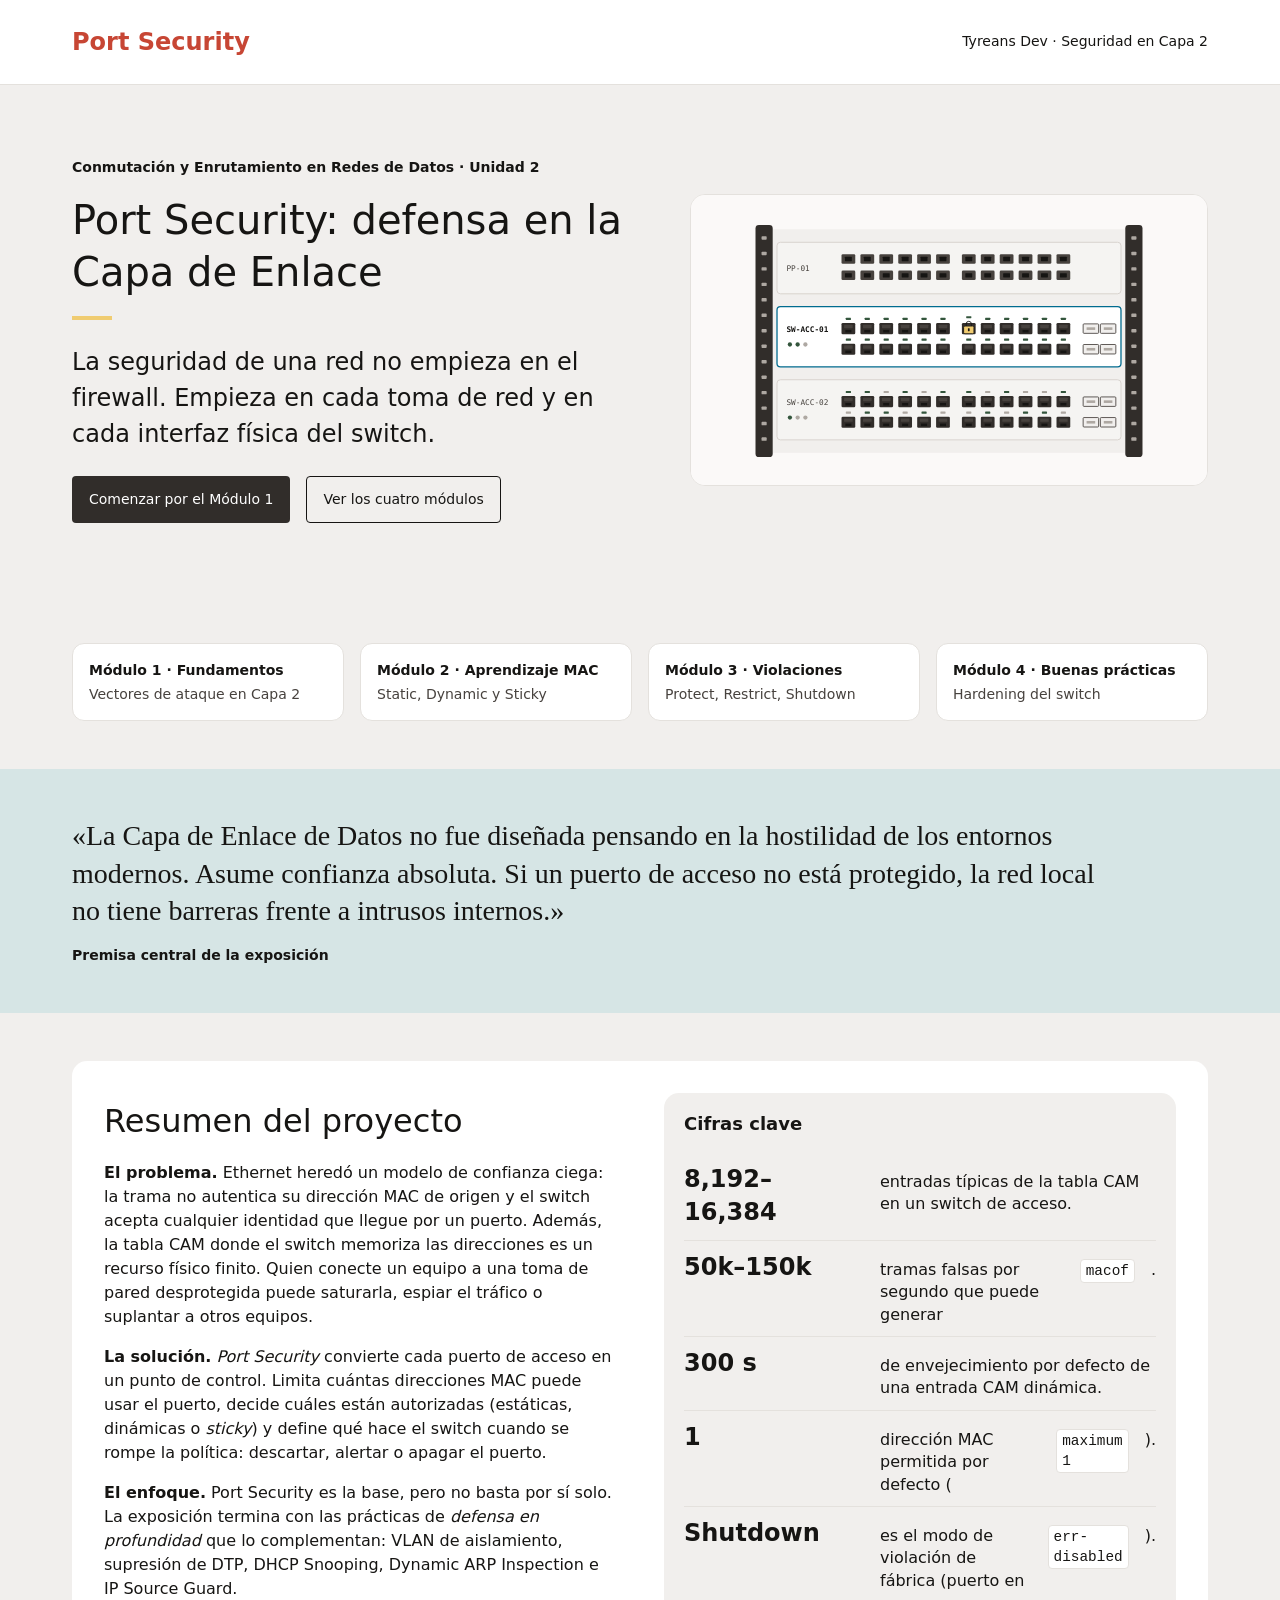
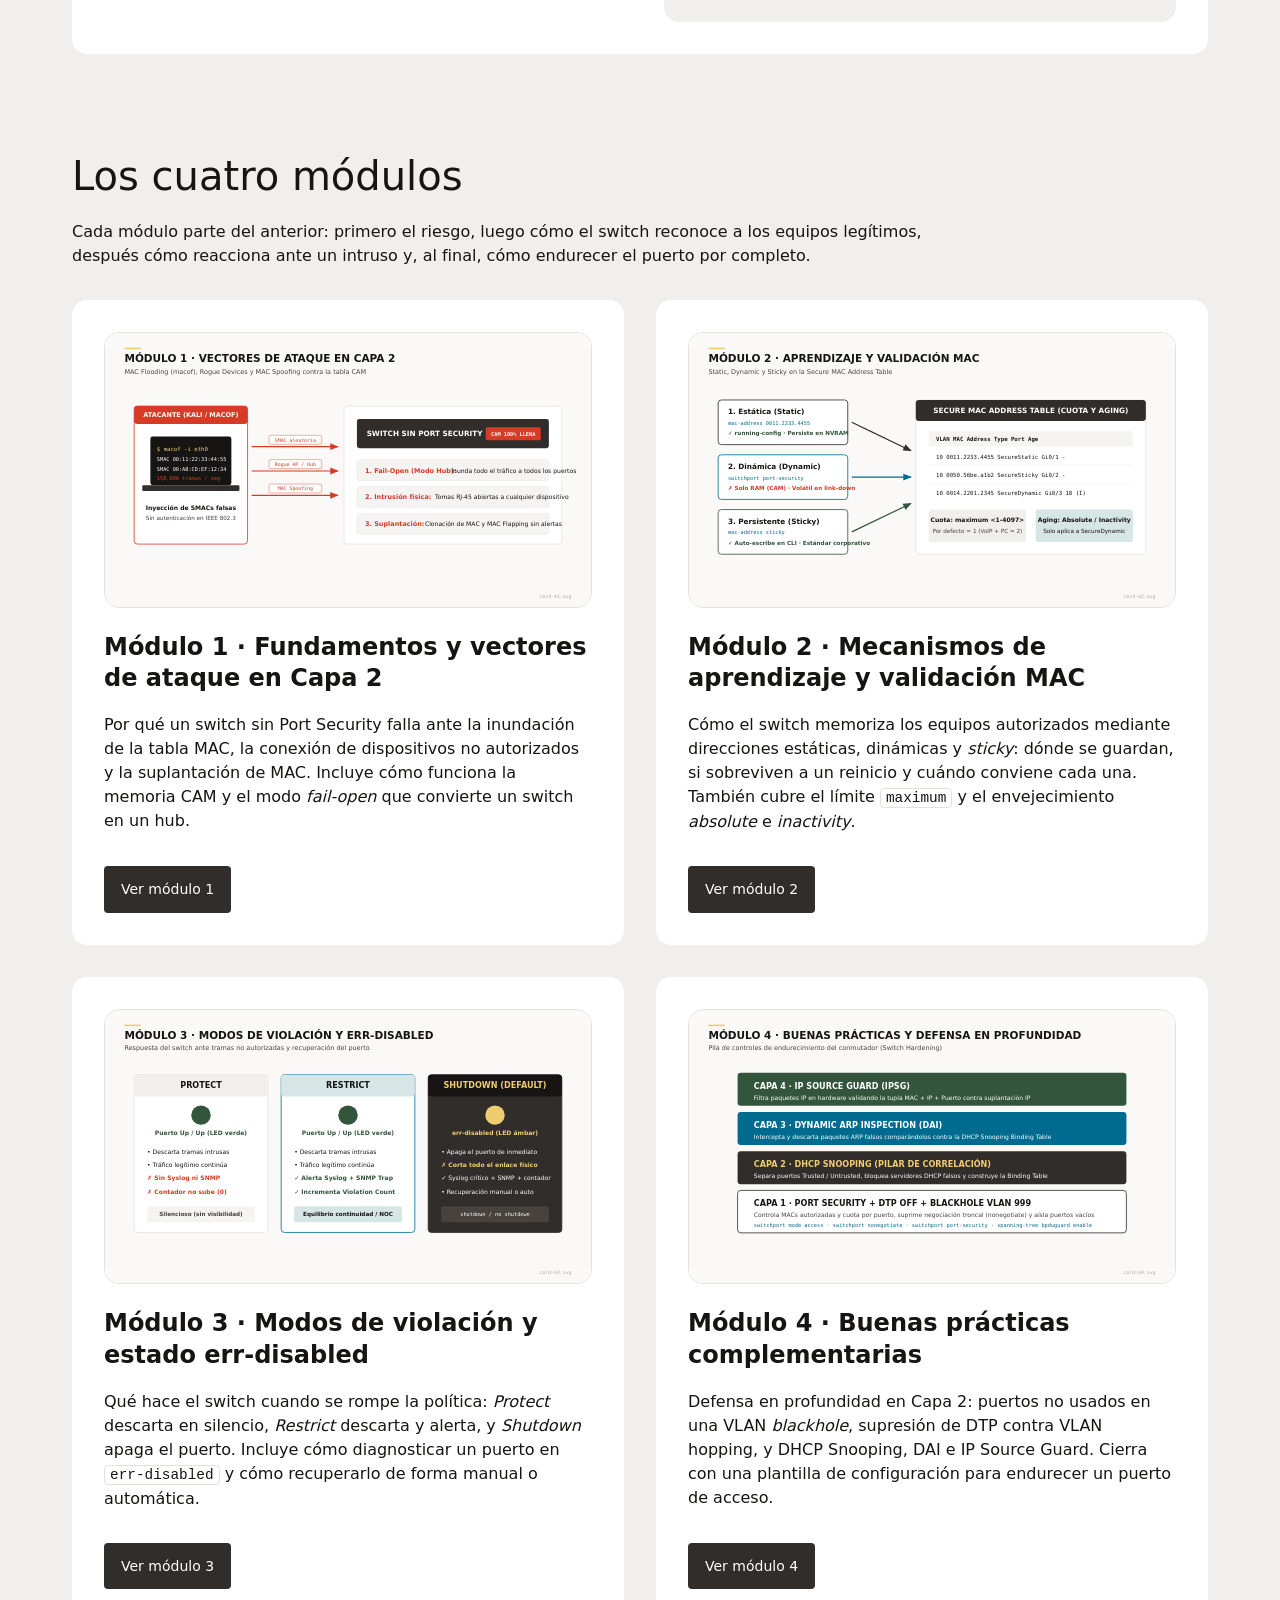
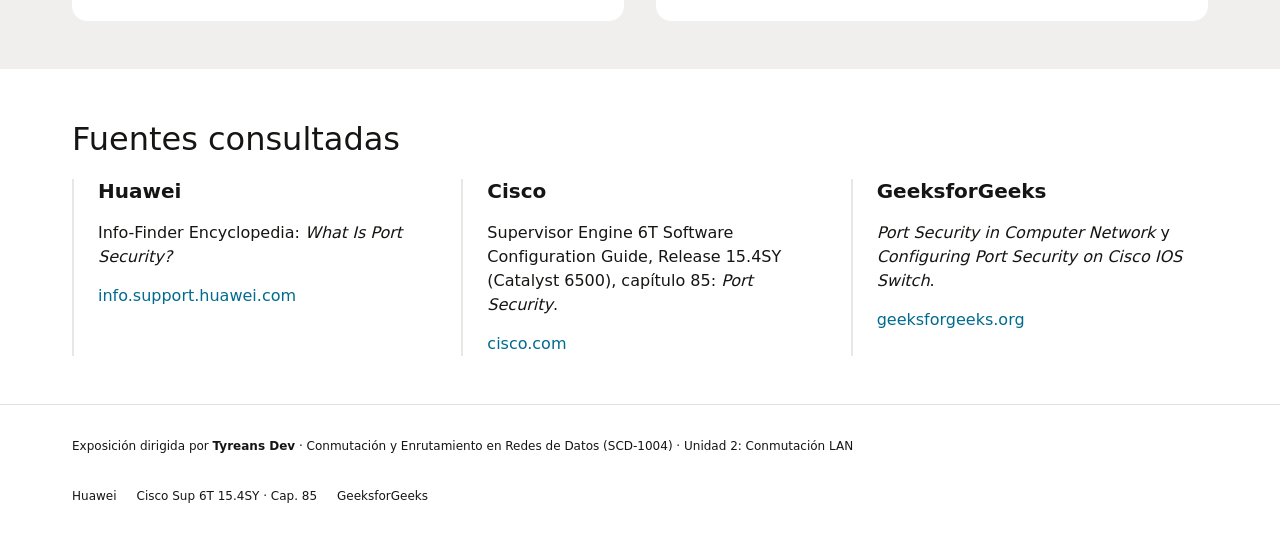
<file: index.html>
<!doctype html>
<html lang="es-MX">
<head>
  <meta charset="utf-8">
  <meta name="viewport" content="width=device-width, initial-scale=1">
  <!-- TODO(security): frame-ancestors, X-Frame-Options y X-Content-Type-Options no se pueden declarar en <meta>; configúralos como cabeceras HTTP si el sitio se publica en un hosting. -->
  <!-- TODO(security): Google Fonts no admite SRI (la hoja cambia según el navegador). Se acepta porque solo entrega CSS y fuentes, nunca scripts. -->
  <meta http-equiv="Content-Security-Policy" content="default-src 'self'; script-src 'self'; style-src 'self' https://fonts.googleapis.com; font-src https://fonts.gstatic.com; img-src 'self'; manifest-src 'self'; worker-src 'self'; connect-src 'self'; object-src 'none'; base-uri 'self'; form-action 'none'">
  <meta name="referrer" content="strict-origin-when-cross-origin">
  <meta name="description" content="Port Security: exposición académica sobre la defensa de la Capa de Enlace en conmutadores Cisco. Resumen del proyecto y acceso a los cuatro módulos.">
  <meta name="theme-color" content="#211e1c">
  <title>Port Security · Defensa en la Capa de Enlace</title>
  <link rel="manifest" href="manifest.webmanifest">
  <link rel="icon" href="assets/img/icon.svg" type="image/svg+xml">
  <link rel="preconnect" href="https://fonts.googleapis.com">
  <link rel="preconnect" href="https://fonts.gstatic.com" crossorigin>
  <link rel="stylesheet" href="https://fonts.googleapis.com/css2?family=Inter:wght@300..800&amp;family=JetBrains+Mono:wght@400;600&amp;display=swap">
  <link rel="stylesheet" href="assets/css/styles.css">
  <script src="assets/js/sw-register.js" defer></script>
</head>
<body class="page-index">
  <a class="skip-link" href="#contenido">Saltar al contenido</a>

  <header class="masthead">
    <div class="container">
      <a class="wordmark" href="index.html">Port Security</a>
      <span class="masthead__meta">Tyreans Dev · Seguridad en Capa 2</span>
    </div>
  </header>

  <main id="contenido">
    <!-- Hero -->
    <section class="hero">
      <div class="container hero__grid">
        <div>
          <p class="hero__kicker">Conmutación y Enrutamiento en Redes de Datos · Unidad 2</p>
          <h1 class="display-sans-lg">Port Security: defensa en la Capa de Enlace</h1>
          <hr class="eyebrow-rule">
          <p class="lead">La seguridad de una red no empieza en el firewall. Empieza en cada toma de red y en cada interfaz física del switch.</p>
          <div class="btn-row">
            <a class="btn btn--primary" href="modulo-1-fundamentos.html">Comenzar por el Módulo 1</a>
            <a class="btn btn--secondary" href="#modulos">Ver los cuatro módulos</a>
          </div>
        </div>
        <figure class="figure figure--xl">
          <img src="assets/img/hero-switch-rack.svg" width="1200" height="675" alt="Switch de acceso de 24 puertos montado en rack, con un puerto protegido por candado.">
        </figure>
      </div>
    </section>

    <!-- Accesos rápidos -->
    <section class="band band--warm" aria-label="Accesos rápidos a los módulos">
      <div class="container">
        <nav class="tiles">
          <a class="nav-tile" href="modulo-1-fundamentos.html">Módulo 1 · Fundamentos <span>Vectores de ataque en Capa 2</span></a>
          <a class="nav-tile" href="modulo-2-aprendizaje.html">Módulo 2 · Aprendizaje MAC <span>Static, Dynamic y Sticky</span></a>
          <a class="nav-tile" href="modulo-3-violaciones.html">Módulo 3 · Violaciones <span>Protect, Restrict, Shutdown</span></a>
          <a class="nav-tile" href="modulo-4-buenas-practicas.html">Módulo 4 · Buenas prácticas <span>Hardening del switch</span></a>
        </nav>
      </div>
    </section>

    <!-- Premisa -->
    <section class="band band--teal">
      <div class="container">
        <blockquote class="quote">
          «La Capa de Enlace de Datos no fue diseñada pensando en la hostilidad de los entornos modernos. Asume confianza absoluta. Si un puerto de acceso no está protegido, la red local no tiene barreras frente a intrusos internos.»
          <cite>Premisa central de la exposición</cite>
        </blockquote>
      </div>
    </section>

    <!-- Resumen del proyecto -->
    <section class="band band--warm">
      <div class="container">
        <div class="content-card">
          <div class="split">
            <div>
              <h2 class="display-sans-md">Resumen del proyecto</h2>
              <p><strong>El problema.</strong> Ethernet heredó un modelo de confianza ciega: la trama no autentica su dirección MAC de origen y el switch acepta cualquier identidad que llegue por un puerto. Además, la tabla CAM donde el switch memoriza las direcciones es un recurso físico finito. Quien conecte un equipo a una toma de pared desprotegida puede saturarla, espiar el tráfico o suplantar a otros equipos.</p>
              <p><strong>La solución.</strong> <em>Port Security</em> convierte cada puerto de acceso en un punto de control. Limita cuántas direcciones MAC puede usar el puerto, decide cuáles están autorizadas (estáticas, dinámicas o <em>sticky</em>) y define qué hace el switch cuando se rompe la política: descartar, alertar o apagar el puerto.</p>
              <p><strong>El enfoque.</strong> Port Security es la base, pero no basta por sí solo. La exposición termina con las prácticas de <em>defensa en profundidad</em> que lo complementan: VLAN de aislamiento, supresión de DTP, DHCP Snooping, Dynamic ARP Inspection e IP Source Guard.</p>
            </div>
            <aside class="stat-panel" aria-label="Cifras clave">
              <h3 class="heading-sm">Cifras clave</h3>
              <ul>
                <li><strong>8,192–16,384</strong> entradas típicas de la tabla CAM en un switch de acceso.</li>
                <li><strong>50k–150k</strong> tramas falsas por segundo que puede generar <code>macof</code>.</li>
                <li><strong>300 s</strong> de envejecimiento por defecto de una entrada CAM dinámica.</li>
                <li><strong>1</strong> dirección MAC permitida por defecto (<code>maximum 1</code>).</li>
                <li><strong>Shutdown</strong> es el modo de violación de fábrica (puerto en <code>err-disabled</code>).</li>
              </ul>
            </aside>
          </div>
        </div>
      </div>
    </section>

    <!-- Módulos -->
    <section class="band band--warm" id="modulos">
      <div class="container">
        <div class="section-intro">
          <h2 class="display-sans-lg">Los cuatro módulos</h2>
          <p>Cada módulo parte del anterior: primero el riesgo, luego cómo el switch reconoce a los equipos legítimos, después cómo reacciona ante un intruso y, al final, cómo endurecer el puerto por completo.</p>
        </div>
        <div class="grid grid--2">
          <article class="content-card">
            <figure class="figure figure--xl"><img src="assets/img/card-m1.svg" width="1200" height="675" alt="Laptop atacante inundando un switch con tramas de direcciones MAC falsas."></figure>
            <h3 class="heading-card">Módulo 1 · Fundamentos y vectores de ataque en Capa 2</h3>
            <p>Por qué un switch sin Port Security falla ante la inundación de la tabla MAC, la conexión de dispositivos no autorizados y la suplantación de MAC. Incluye cómo funciona la memoria CAM y el modo <em>fail-open</em> que convierte un switch en un hub.</p>
            <div class="btn-row"><a class="btn btn--primary" href="modulo-1-fundamentos.html">Ver módulo 1</a></div>
          </article>
          <article class="content-card">
            <figure class="figure figure--xl"><img src="assets/img/card-m2.svg" width="1200" height="675" alt="Direcciones Static, Dynamic y Sticky entrando a la tabla segura de un puerto."></figure>
            <h3 class="heading-card">Módulo 2 · Mecanismos de aprendizaje y validación MAC</h3>
            <p>Cómo el switch memoriza los equipos autorizados mediante direcciones estáticas, dinámicas y <em>sticky</em>: dónde se guardan, si sobreviven a un reinicio y cuándo conviene cada una. También cubre el límite <code>maximum</code> y el envejecimiento <em>absolute</em> e <em>inactivity</em>.</p>
            <div class="btn-row"><a class="btn btn--primary" href="modulo-2-aprendizaje.html">Ver módulo 2</a></div>
          </article>
          <article class="content-card">
            <figure class="figure figure--xl"><img src="assets/img/card-m3.svg" width="1200" height="675" alt="Comparación visual de los modos Protect, Restrict y Shutdown con el estado del LED del puerto."></figure>
            <h3 class="heading-card">Módulo 3 · Modos de violación y estado err-disabled</h3>
            <p>Qué hace el switch cuando se rompe la política: <em>Protect</em> descarta en silencio, <em>Restrict</em> descarta y alerta, y <em>Shutdown</em> apaga el puerto. Incluye cómo diagnosticar un puerto en <code>err-disabled</code> y cómo recuperarlo de forma manual o automática.</p>
            <div class="btn-row"><a class="btn btn--primary" href="modulo-3-violaciones.html">Ver módulo 3</a></div>
          </article>
          <article class="content-card">
            <figure class="figure figure--xl"><img src="assets/img/card-m4.svg" width="1200" height="675" alt="Pila de capas de defensa: Port Security, DHCP Snooping, DAI e IP Source Guard."></figure>
            <h3 class="heading-card">Módulo 4 · Buenas prácticas complementarias</h3>
            <p>Defensa en profundidad en Capa 2: puertos no usados en una VLAN <em>blackhole</em>, supresión de DTP contra VLAN hopping, y DHCP Snooping, DAI e IP Source Guard. Cierra con una plantilla de configuración para endurecer un puerto de acceso.</p>
            <div class="btn-row"><a class="btn btn--primary" href="modulo-4-buenas-practicas.html">Ver módulo 4</a></div>
          </article>
        </div>
      </div>
    </section>

    <!-- Fuentes -->
    <section class="band band--white" aria-labelledby="fuentes">
      <div class="container">
        <h2 class="display-sans-md" id="fuentes">Fuentes consultadas</h2>
        <ul class="sources">
          <li>
            <h3 class="heading-md">Huawei</h3>
            <p>Info-Finder Encyclopedia: <em>What Is Port Security?</em></p>
            <a href="https://info.support.huawei.com/info-finder/encyclopedia/en/Port+Security.html" rel="noopener">info.support.huawei.com</a>
          </li>
          <li>
            <h3 class="heading-md">Cisco</h3>
            <p>Supervisor Engine 6T Software Configuration Guide, Release 15.4SY (Catalyst 6500), capítulo 85: <em>Port Security</em>.</p>
            <a href="https://www.cisco.com/c/en/us/td/docs/switches/lan/catalyst6500/ios/15-4SY/config_guide/sup6T/15_3_sy_swcg_6T/port_security.pdf" rel="noopener">cisco.com</a>
          </li>
          <li>
            <h3 class="heading-md">GeeksforGeeks</h3>
            <p><em>Port Security in Computer Network</em> y <em>Configuring Port Security on Cisco IOS Switch</em>.</p>
            <a href="https://www.geeksforgeeks.org/computer-networks/port-security-in-computer-network/" rel="noopener">geeksforgeeks.org</a>
          </li>
        </ul>
      </div>
    </section>
  </main>

  <footer class="footer">
    <div class="container">
      <p>Exposición dirigida por <strong>Tyreans Dev</strong> · Conmutación y Enrutamiento en Redes de Datos (SCD-1004) · Unidad 2: Conmutación LAN</p>
      <nav aria-label="Fuentes">
        <a href="https://info.support.huawei.com/info-finder/encyclopedia/en/Port+Security.html" rel="noopener">Huawei</a>
        <a href="https://www.cisco.com/c/en/us/td/docs/switches/lan/catalyst6500/ios/15-4SY/config_guide/sup6T/15_3_sy_swcg_6T/port_security.pdf" rel="noopener">Cisco Sup 6T 15.4SY · Cap. 85</a>
        <a href="https://www.geeksforgeeks.org/computer-networks/port-security-in-computer-network/" rel="noopener">GeeksforGeeks</a>
      </nav>
    </div>
  </footer>
</body>
</html>
</file>
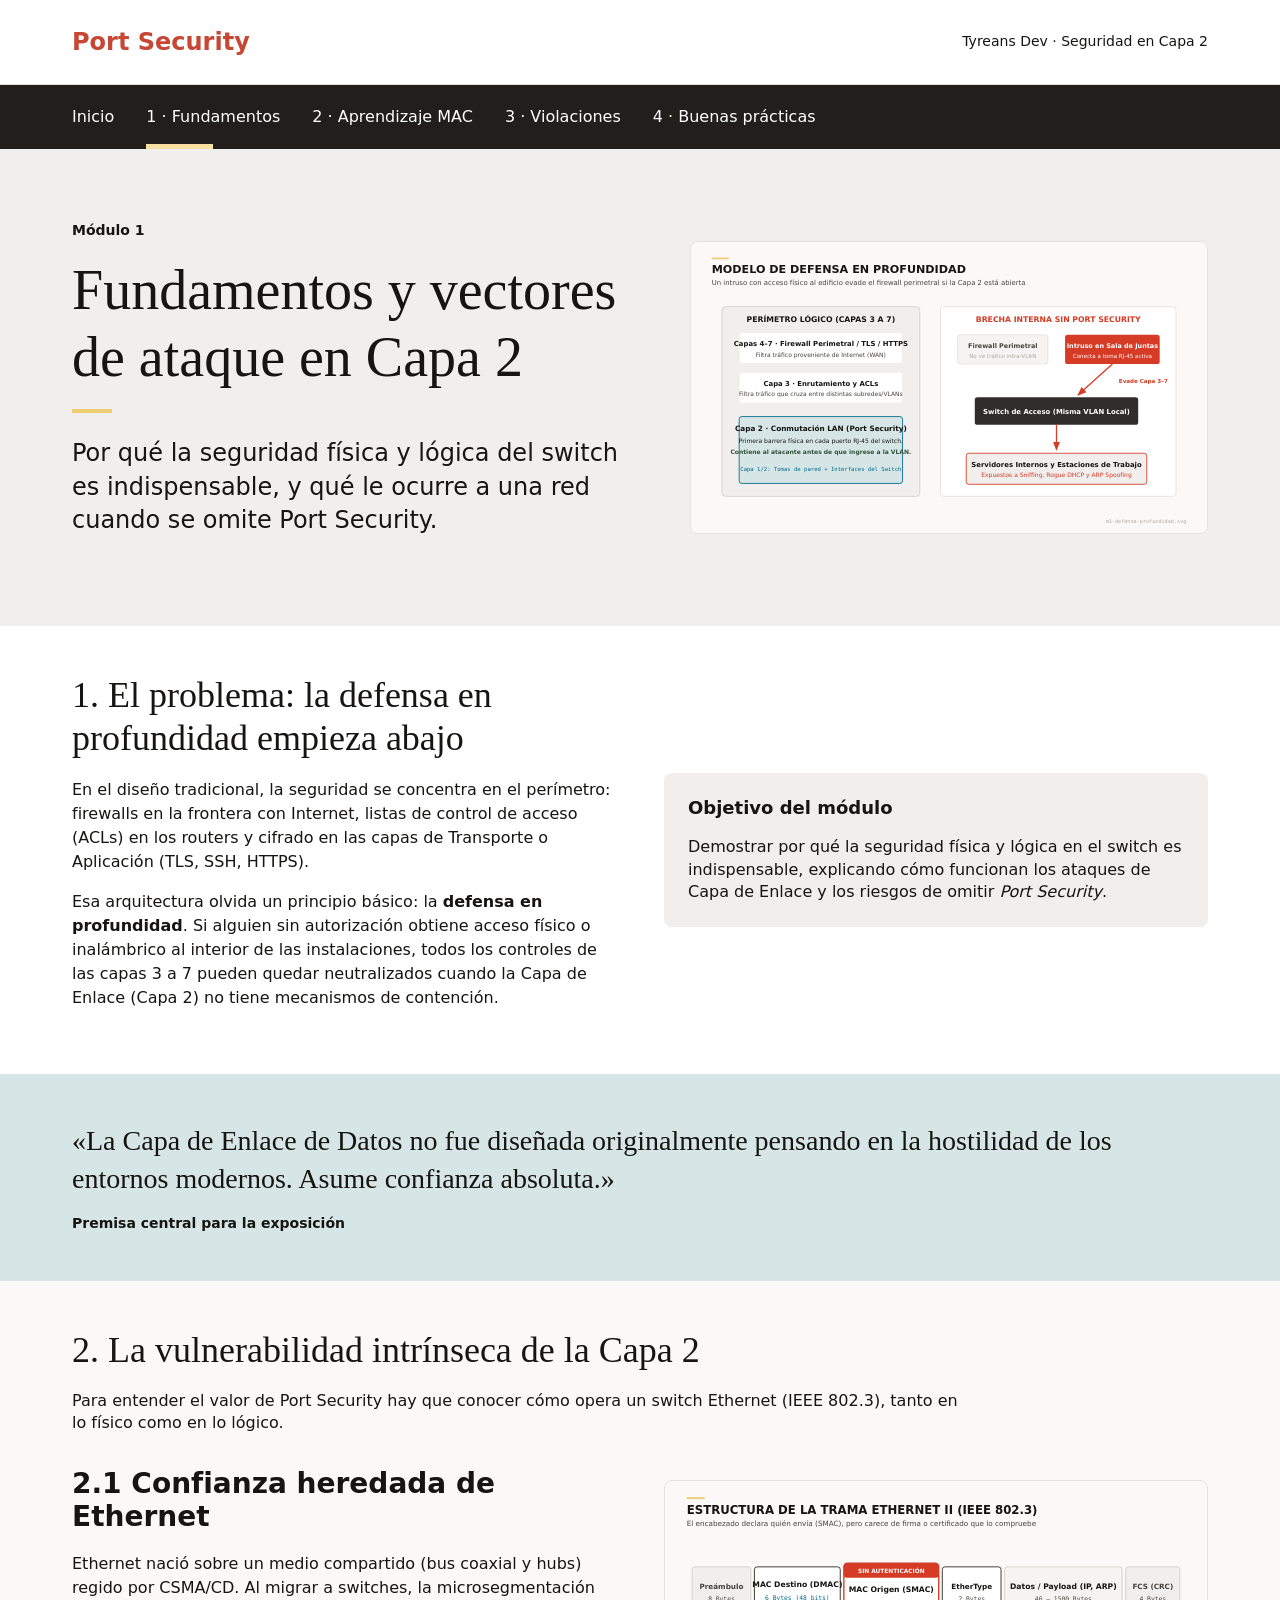
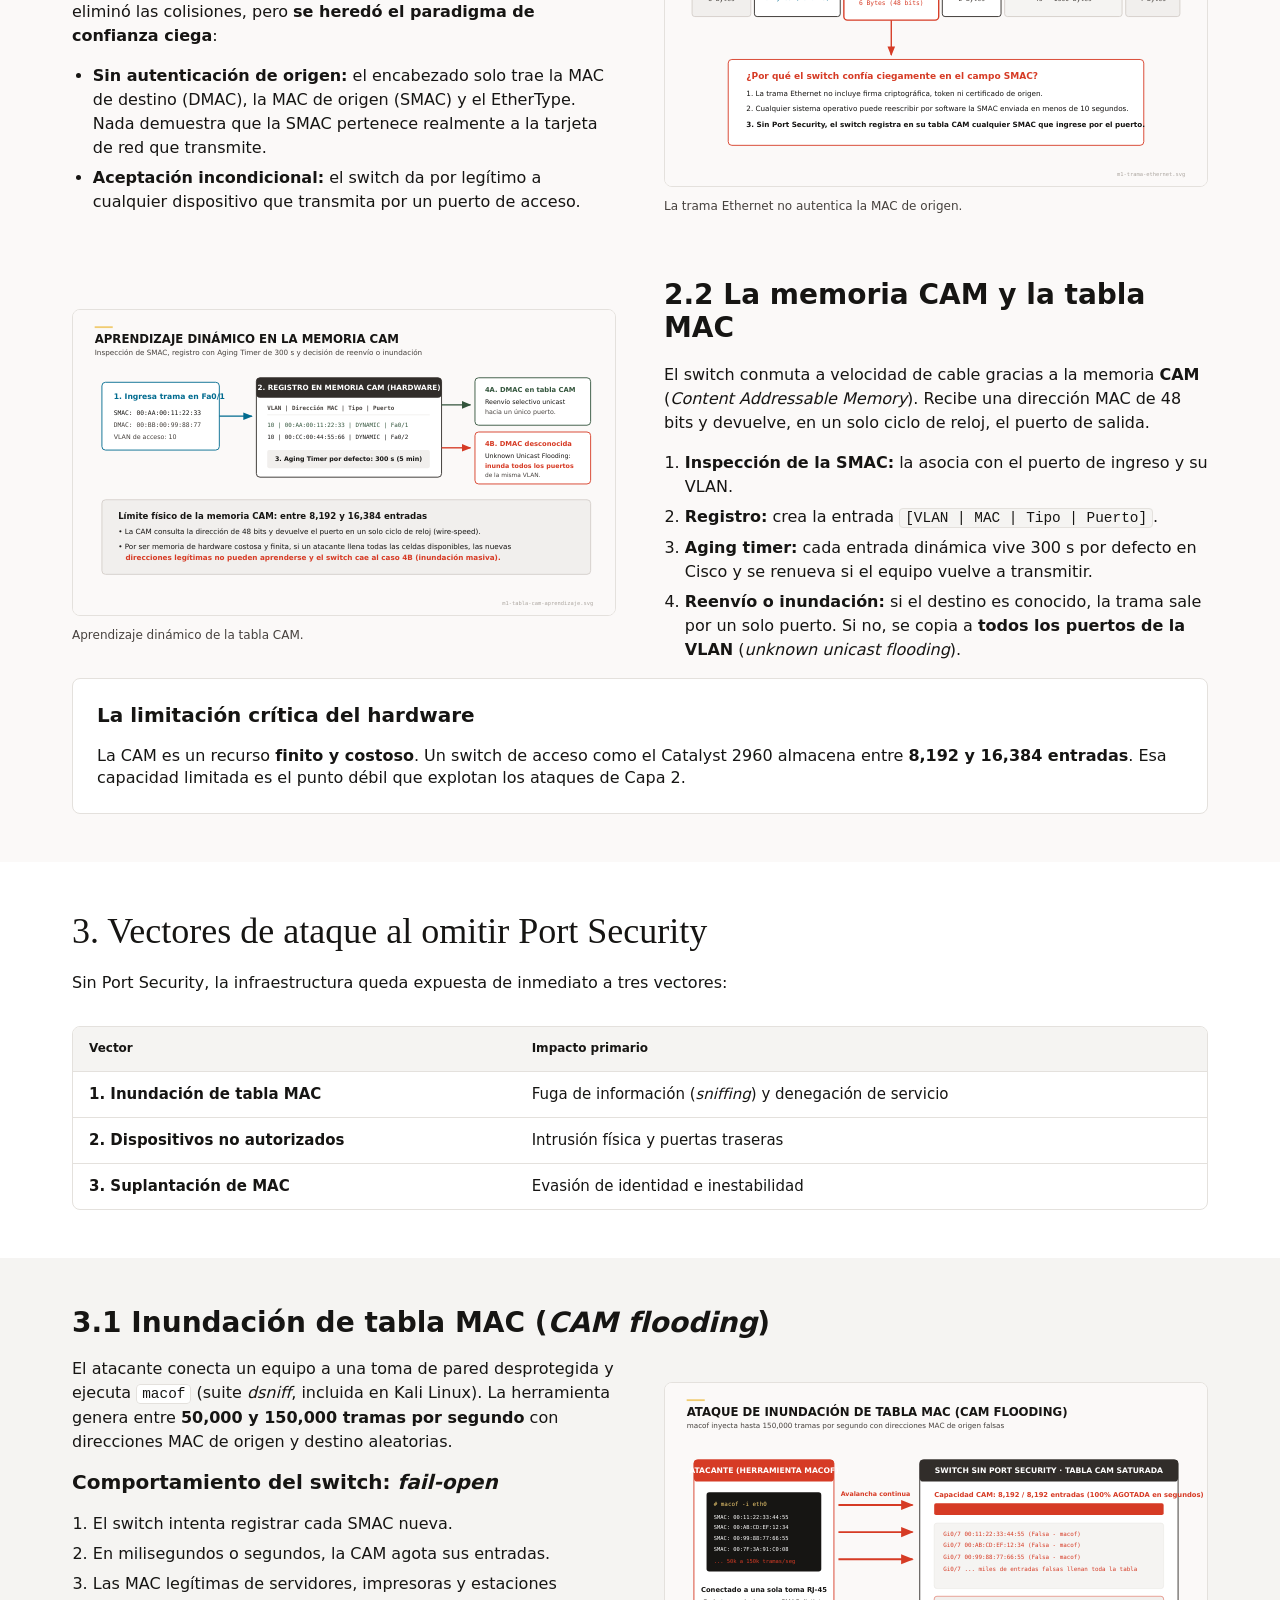
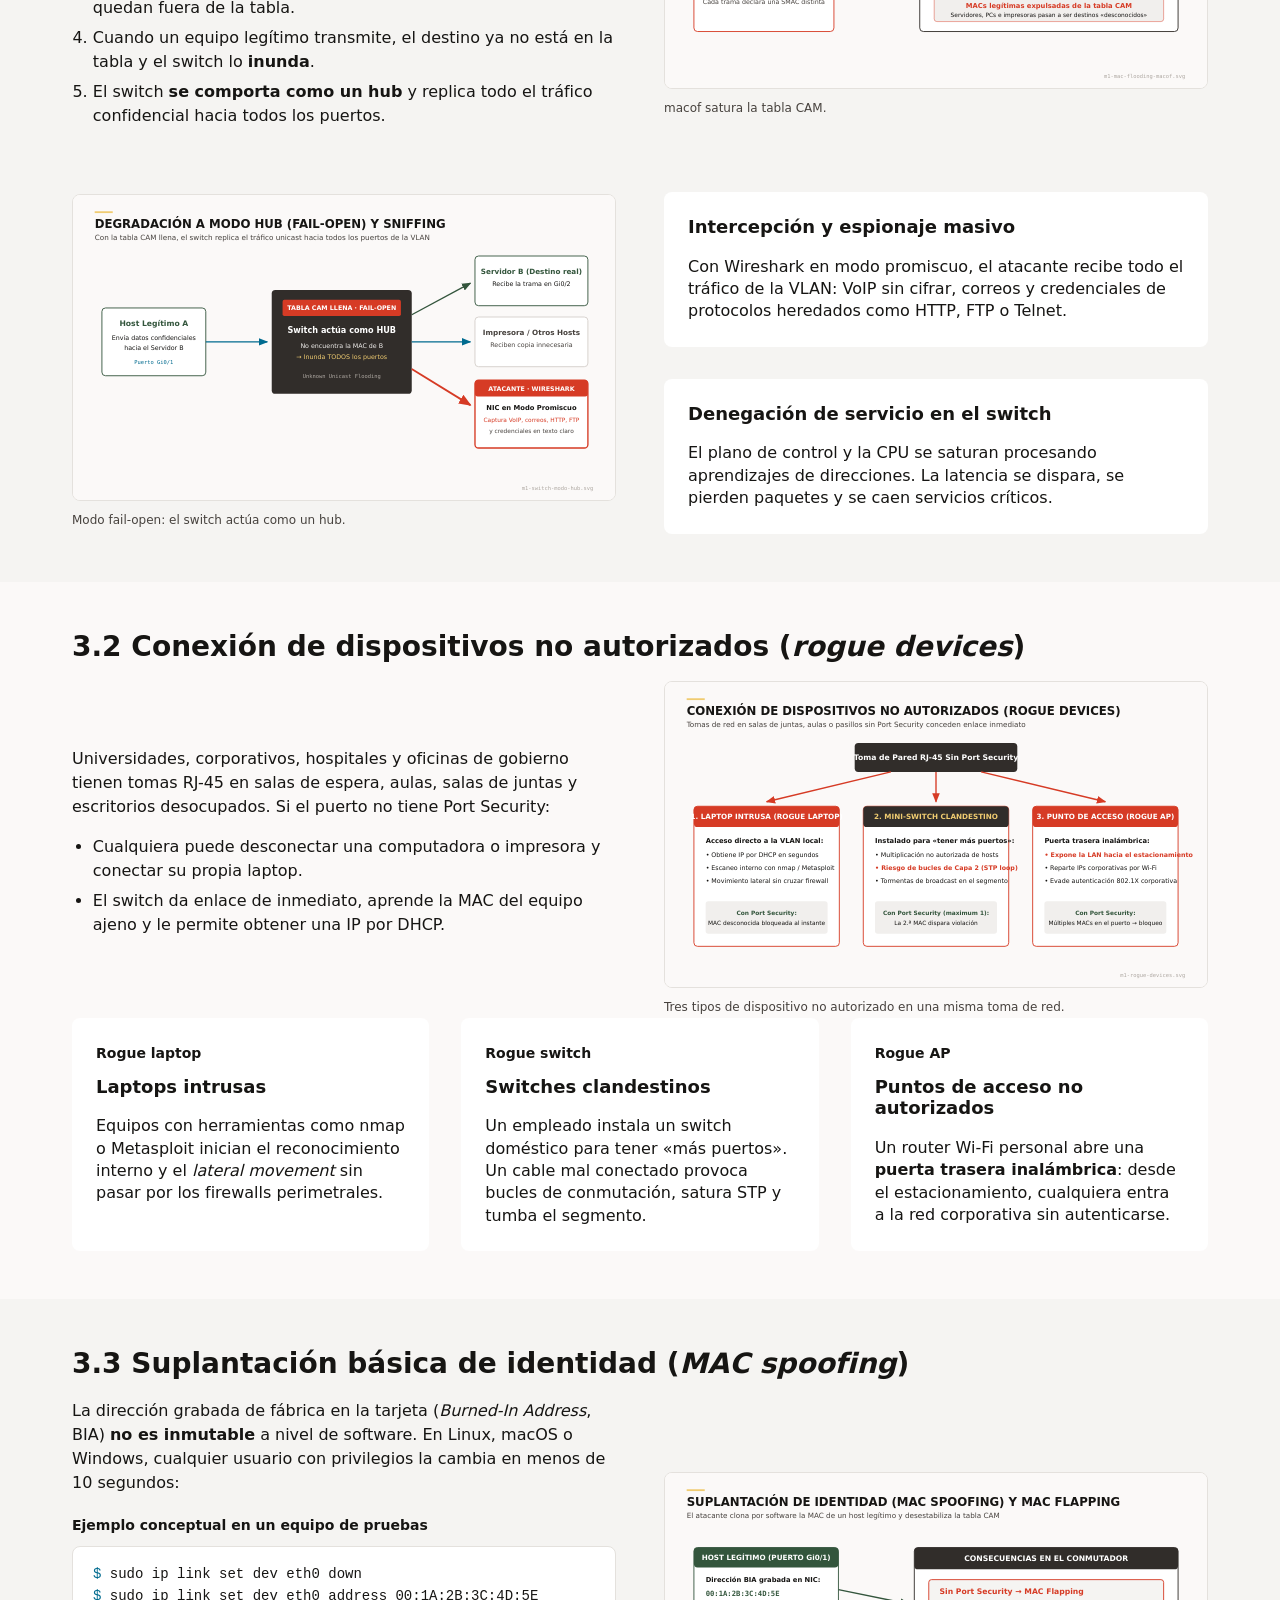
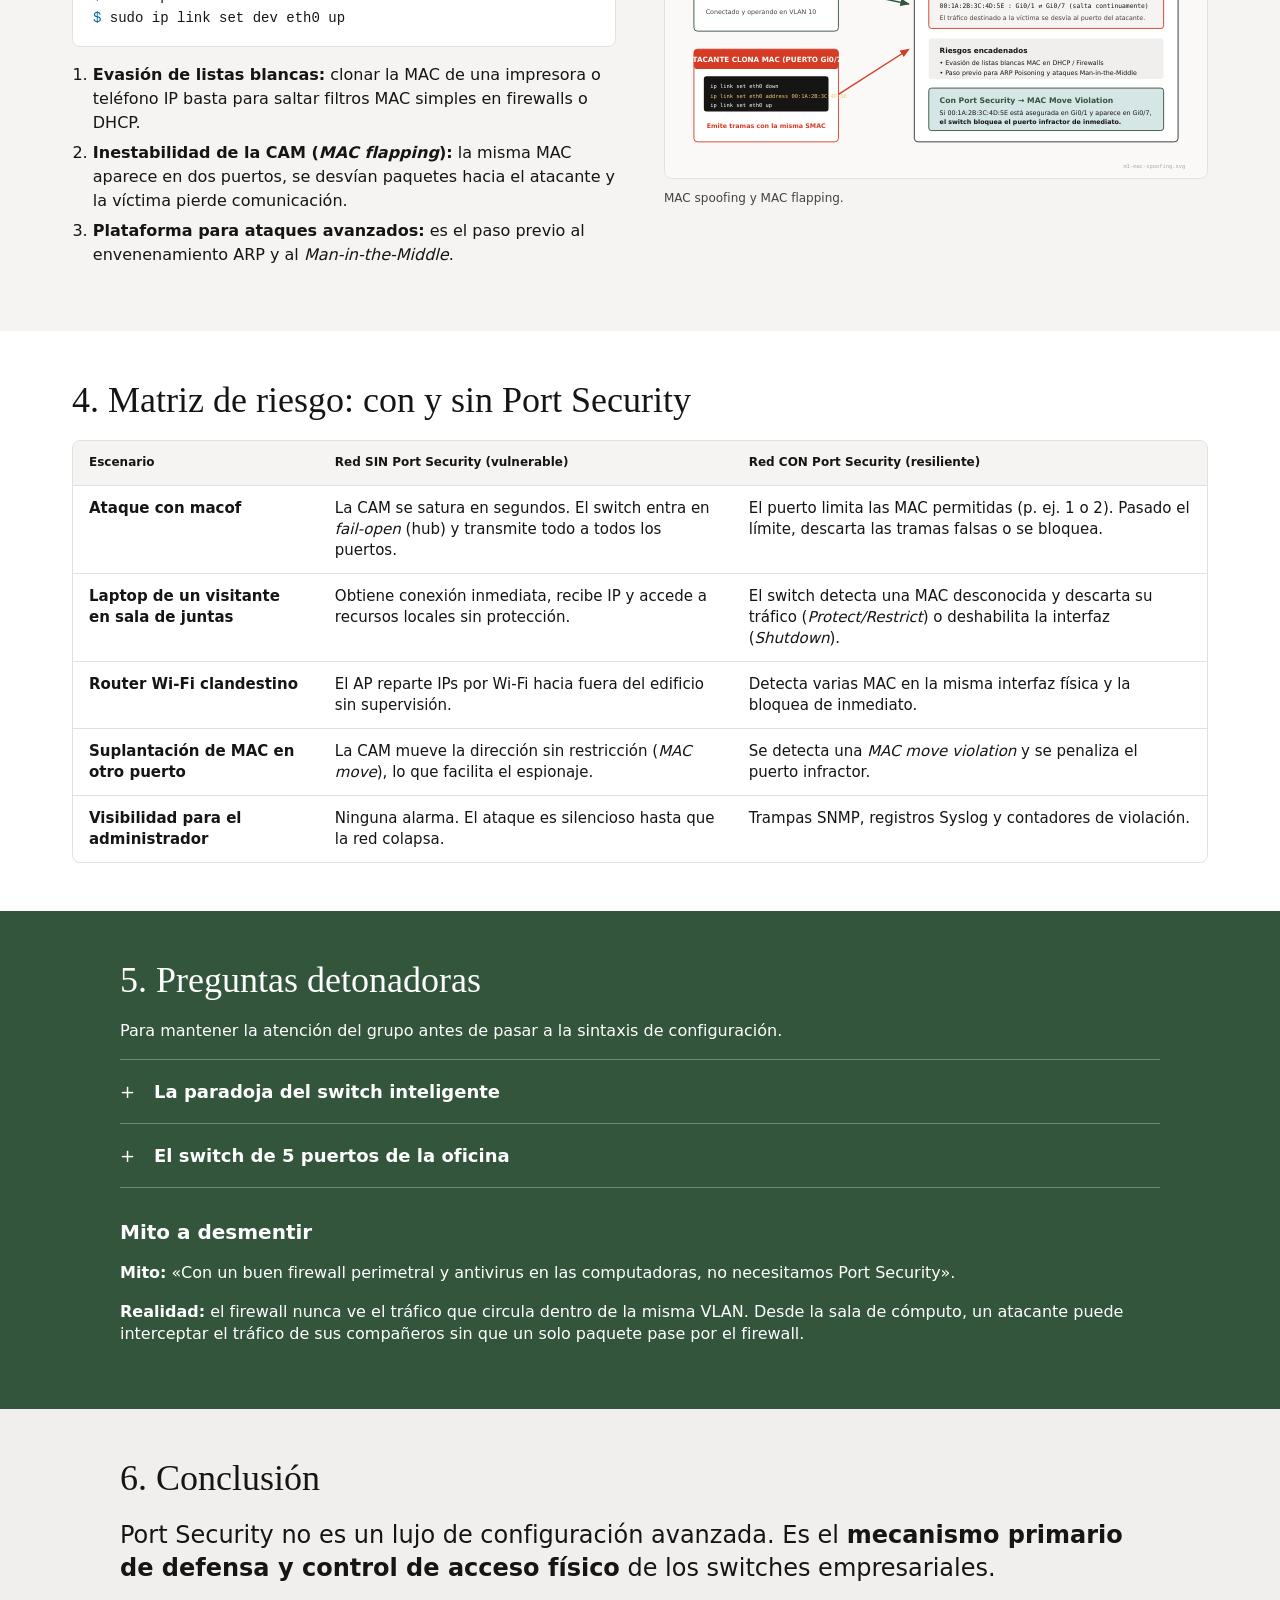
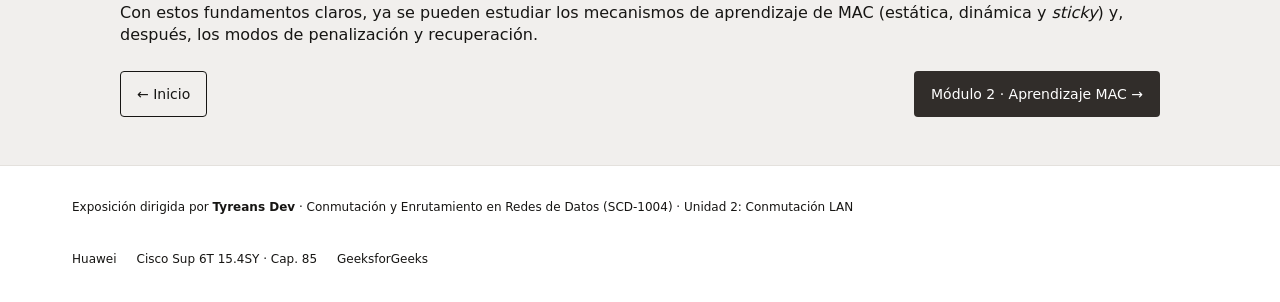
<file: modulo-1-fundamentos.html>
<!doctype html>
<html lang="es-MX">
<head>
  <meta charset="utf-8">
  <meta name="viewport" content="width=device-width, initial-scale=1">
  <!-- TODO(security): frame-ancestors, X-Frame-Options y X-Content-Type-Options no se pueden declarar en <meta>; configúralos como cabeceras HTTP si el sitio se publica en un hosting. -->
  <!-- TODO(security): Google Fonts no admite SRI (la hoja cambia según el navegador). Se acepta porque solo entrega CSS y fuentes, nunca scripts. -->
  <meta http-equiv="Content-Security-Policy" content="default-src 'self'; script-src 'self'; style-src 'self' https://fonts.googleapis.com; font-src https://fonts.gstatic.com; img-src 'self'; manifest-src 'self'; worker-src 'self'; connect-src 'self'; object-src 'none'; base-uri 'self'; form-action 'none'">
  <meta name="referrer" content="strict-origin-when-cross-origin">
  <meta name="description" content="Módulo 1: fundamentos y vectores de ataque en Capa 2. Inundación de tabla MAC, dispositivos no autorizados y suplantación de MAC.">
  <meta name="theme-color" content="#211e1c">
  <title>Módulo 1 · Fundamentos y vectores de ataque en Capa 2 · Port Security</title>
  <link rel="manifest" href="manifest.webmanifest">
  <link rel="icon" href="assets/img/icon.svg" type="image/svg+xml">
  <link rel="preconnect" href="https://fonts.googleapis.com">
  <link rel="preconnect" href="https://fonts.gstatic.com" crossorigin>
  <link rel="stylesheet" href="https://fonts.googleapis.com/css2?family=Inter:wght@300..800&amp;family=JetBrains+Mono:wght@400;600&amp;display=swap">
  <link rel="stylesheet" href="assets/css/styles.css">
  <script src="assets/js/sw-register.js" defer></script>
</head>
<body>
  <a class="skip-link" href="#contenido">Saltar al contenido</a>

  <header class="masthead">
    <div class="container">
      <a class="wordmark" href="index.html">Port Security</a>
      <span class="masthead__meta">Tyreans Dev · Seguridad en Capa 2</span>
    </div>
  </header>

  <nav class="subnav" aria-label="Módulos">
    <div class="container">
      <ul>
        <li><a href="index.html">Inicio</a></li>
        <li><a href="modulo-1-fundamentos.html" aria-current="page">1 · Fundamentos</a></li>
        <li><a href="modulo-2-aprendizaje.html">2 · Aprendizaje MAC</a></li>
        <li><a href="modulo-3-violaciones.html">3 · Violaciones</a></li>
        <li><a href="modulo-4-buenas-practicas.html">4 · Buenas prácticas</a></li>
      </ul>
    </div>
  </nav>

  <main id="contenido">
    <section class="hero">
      <div class="container hero__grid">
        <div>
          <p class="hero__kicker">Módulo 1</p>
          <h1 class="display-serif-xl">Fundamentos y vectores de ataque en Capa 2</h1>
          <hr class="eyebrow-rule">
          <p class="lead">Por qué la seguridad física y lógica del switch es indispensable, y qué le ocurre a una red cuando se omite Port Security.</p>
        </div>
        <figure class="figure">
          <img src="assets/img/m1-defensa-profundidad.svg" width="1200" height="675" alt="Capas de defensa: tomas físicas, Capa 2 con Port Security, Capa 3 con ACLs y Capas 4 a 7 con firewall y TLS. Un intruso dentro del edificio evita el firewall perimetral.">
        </figure>
      </div>
    </section>

    <!-- 1. Introducción -->
    <section class="band band--white">
      <div class="container">
        <div class="split">
          <div class="prose">
            <h2 class="display-serif-md">1. El problema: la defensa en profundidad empieza abajo</h2>
            <p>En el diseño tradicional, la seguridad se concentra en el perímetro: firewalls en la frontera con Internet, listas de control de acceso (ACLs) en los routers y cifrado en las capas de Transporte o Aplicación (TLS, SSH, HTTPS).</p>
            <p>Esa arquitectura olvida un principio básico: la <strong>defensa en profundidad</strong>. Si alguien sin autorización obtiene acceso físico o inalámbrico al interior de las instalaciones, todos los controles de las capas 3 a 7 pueden quedar neutralizados cuando la Capa de Enlace (Capa 2) no tiene mecanismos de contención.</p>
          </div>
          <div class="card card--warm">
            <h3 class="heading-sm">Objetivo del módulo</h3>
            <p>Demostrar por qué la seguridad física y lógica en el switch es indispensable, explicando cómo funcionan los ataques de Capa de Enlace y los riesgos de omitir <em>Port Security</em>.</p>
          </div>
        </div>
      </div>
    </section>

    <section class="band band--teal">
      <div class="container">
        <blockquote class="quote">
          «La Capa de Enlace de Datos no fue diseñada originalmente pensando en la hostilidad de los entornos modernos. Asume confianza absoluta.»
          <cite>Premisa central para la exposición</cite>
        </blockquote>
      </div>
    </section>

    <!-- 2. Vulnerabilidad intrínseca -->
    <section class="band band--soft">
      <div class="container">
        <div class="section-intro">
          <h2 class="display-serif-md">2. La vulnerabilidad intrínseca de la Capa 2</h2>
          <p>Para entender el valor de Port Security hay que conocer cómo opera un switch Ethernet (IEEE 802.3), tanto en lo físico como en lo lógico.</p>
        </div>

        <div class="split">
          <div class="prose">
            <h3 class="heading-xl">2.1 Confianza heredada de Ethernet</h3>
            <p>Ethernet nació sobre un medio compartido (bus coaxial y hubs) regido por CSMA/CD. Al migrar a switches, la microsegmentación eliminó las colisiones, pero <strong>se heredó el paradigma de confianza ciega</strong>:</p>
            <ul>
              <li><strong>Sin autenticación de origen:</strong> el encabezado solo trae la MAC de destino (DMAC), la MAC de origen (SMAC) y el EtherType. Nada demuestra que la SMAC pertenece realmente a la tarjeta de red que transmite.</li>
              <li><strong>Aceptación incondicional:</strong> el switch da por legítimo a cualquier dispositivo que transmita por un puerto de acceso.</li>
            </ul>
          </div>
          <figure class="figure">
            <img src="assets/img/m1-trama-ethernet.svg" width="1200" height="675" alt="Estructura de una trama Ethernet II: preámbulo, MAC de destino, MAC de origen, EtherType, datos y FCS. La MAC de origen no tiene autenticación.">
            <figcaption>La trama Ethernet no autentica la MAC de origen.</figcaption>
          </figure>
        </div>

        <div class="split">
          <figure class="figure">
            <img src="assets/img/m1-tabla-cam-aprendizaje.svg" width="1200" height="675" alt="Proceso de aprendizaje de la tabla CAM: la trama llega por un puerto, el switch lee la MAC de origen, crea una entrada VLAN, MAC, tipo y puerto, y reenvía o inunda según conozca el destino.">
            <figcaption>Aprendizaje dinámico de la tabla CAM.</figcaption>
          </figure>
          <div class="prose">
            <h3 class="heading-xl">2.2 La memoria CAM y la tabla MAC</h3>
            <p>El switch conmuta a velocidad de cable gracias a la memoria <strong>CAM</strong> (<em>Content Addressable Memory</em>). Recibe una dirección MAC de 48 bits y devuelve, en un solo ciclo de reloj, el puerto de salida.</p>
            <ol>
              <li><strong>Inspección de la SMAC:</strong> la asocia con el puerto de ingreso y su VLAN.</li>
              <li><strong>Registro:</strong> crea la entrada <code>[VLAN | MAC | Tipo | Puerto]</code>.</li>
              <li><strong>Aging timer:</strong> cada entrada dinámica vive 300 s por defecto en Cisco y se renueva si el equipo vuelve a transmitir.</li>
              <li><strong>Reenvío o inundación:</strong> si el destino es conocido, la trama sale por un solo puerto. Si no, se copia a <strong>todos los puertos de la VLAN</strong> (<em>unknown unicast flooding</em>).</li>
            </ol>
          </div>
        </div>

        <div class="card card--line" style="margin-top: var(--s-section);">
          <h3 class="heading-md">La limitación crítica del hardware</h3>
          <p>La CAM es un recurso <strong>finito y costoso</strong>. Un switch de acceso como el Catalyst 2960 almacena entre <strong>8,192 y 16,384 entradas</strong>. Esa capacidad limitada es el punto débil que explotan los ataques de Capa 2.</p>
        </div>
      </div>
    </section>

    <!-- 3. Vectores de ataque -->
    <section class="band band--white">
      <div class="container">
        <div class="section-intro">
          <h2 class="display-serif-md">3. Vectores de ataque al omitir Port Security</h2>
          <p>Sin Port Security, la infraestructura queda expuesta de inmediato a tres vectores:</p>
        </div>
        <div class="table-wrap">
          <table>
            <thead><tr><th scope="col">Vector</th><th scope="col">Impacto primario</th></tr></thead>
            <tbody>
              <tr><th scope="row">1. Inundación de tabla MAC</th><td>Fuga de información (<em>sniffing</em>) y denegación de servicio</td></tr>
              <tr><th scope="row">2. Dispositivos no autorizados</th><td>Intrusión física y puertas traseras</td></tr>
              <tr><th scope="row">3. Suplantación de MAC</th><td>Evasión de identidad e inestabilidad</td></tr>
            </tbody>
          </table>
        </div>
      </div>
    </section>

    <section class="band band--tint" id="mac-flooding">
      <div class="container">
        <h3 class="heading-xl">3.1 Inundación de tabla MAC (<em>CAM flooding</em>)</h3>
        <div class="split">
          <div class="prose">
            <p>El atacante conecta un equipo a una toma de pared desprotegida y ejecuta <code>macof</code> (suite <em>dsniff</em>, incluida en Kali Linux). La herramienta genera entre <strong>50,000 y 150,000 tramas por segundo</strong> con direcciones MAC de origen y destino aleatorias.</p>
            <h4 class="heading-md">Comportamiento del switch: <em>fail-open</em></h4>
            <ol>
              <li>El switch intenta registrar cada SMAC nueva.</li>
              <li>En milisegundos o segundos, la CAM agota sus entradas.</li>
              <li>Las MAC legítimas de servidores, impresoras y estaciones quedan fuera de la tabla.</li>
              <li>Cuando un equipo legítimo transmite, el destino ya no está en la tabla y el switch lo <strong>inunda</strong>.</li>
              <li>El switch <strong>se comporta como un hub</strong> y replica todo el tráfico confidencial hacia todos los puertos.</li>
            </ol>
          </div>
          <figure class="figure">
            <img src="assets/img/m1-mac-flooding-macof.svg" width="1200" height="675" alt="Atacante ejecutando macof envía miles de tramas con direcciones MAC aleatorias. La tabla CAM se llena al cien por ciento y expulsa las entradas legítimas.">
            <figcaption>macof satura la tabla CAM.</figcaption>
          </figure>
        </div>
        <div class="split">
          <figure class="figure">
            <img src="assets/img/m1-switch-modo-hub.svg" width="1200" height="675" alt="Con la tabla CAM llena, el switch replica la trama del host A hacia todos los puertos y el atacante la captura con Wireshark en modo promiscuo.">
            <figcaption>Modo fail-open: el switch actúa como un hub.</figcaption>
          </figure>
          <div class="grid">
            <div class="card">
              <h4 class="heading-sm">Intercepción y espionaje masivo</h4>
              <p>Con Wireshark en modo promiscuo, el atacante recibe todo el tráfico de la VLAN: VoIP sin cifrar, correos y credenciales de protocolos heredados como HTTP, FTP o Telnet.</p>
            </div>
            <div class="card">
              <h4 class="heading-sm">Denegación de servicio en el switch</h4>
              <p>El plano de control y la CPU se saturan procesando aprendizajes de direcciones. La latencia se dispara, se pierden paquetes y se caen servicios críticos.</p>
            </div>
          </div>
        </div>
      </div>
    </section>

    <section class="band band--soft" id="rogue-devices">
      <div class="container">
        <h3 class="heading-xl">3.2 Conexión de dispositivos no autorizados (<em>rogue devices</em>)</h3>
        <div class="split">
          <div class="prose">
            <p>Universidades, corporativos, hospitales y oficinas de gobierno tienen tomas RJ-45 en salas de espera, aulas, salas de juntas y escritorios desocupados. Si el puerto no tiene Port Security:</p>
            <ul>
              <li>Cualquiera puede desconectar una computadora o impresora y conectar su propia laptop.</li>
              <li>El switch da enlace de inmediato, aprende la MAC del equipo ajeno y le permite obtener una IP por DHCP.</li>
            </ul>
          </div>
          <figure class="figure">
            <img src="assets/img/m1-rogue-devices.svg" width="1200" height="675" alt="Toma de pared con tres dispositivos no autorizados: una laptop intrusa, un switch clandestino con riesgo de bucle y un punto de acceso inalámbrico que abre una puerta trasera hacia el estacionamiento.">
            <figcaption>Tres tipos de dispositivo no autorizado en una misma toma de red.</figcaption>
          </figure>
        </div>
        <div class="grid grid--3" style="margin-top: var(--s-xxxl);">
          <div class="card">
            <span class="card__tag">Rogue laptop</span>
            <h4 class="heading-sm">Laptops intrusas</h4>
            <p>Equipos con herramientas como nmap o Metasploit inician el reconocimiento interno y el <em>lateral movement</em> sin pasar por los firewalls perimetrales.</p>
          </div>
          <div class="card">
            <span class="card__tag">Rogue switch</span>
            <h4 class="heading-sm">Switches clandestinos</h4>
            <p>Un empleado instala un switch doméstico para tener «más puertos». Un cable mal conectado provoca bucles de conmutación, satura STP y tumba el segmento.</p>
          </div>
          <div class="card">
            <span class="card__tag">Rogue AP</span>
            <h4 class="heading-sm">Puntos de acceso no autorizados</h4>
            <p>Un router Wi-Fi personal abre una <strong>puerta trasera inalámbrica</strong>: desde el estacionamiento, cualquiera entra a la red corporativa sin autenticarse.</p>
          </div>
        </div>
      </div>
    </section>

    <section class="band band--tint" id="mac-spoofing">
      <div class="container">
        <h3 class="heading-xl">3.3 Suplantación básica de identidad (<em>MAC spoofing</em>)</h3>
        <div class="split">
          <div class="prose">
            <p>La dirección grabada de fábrica en la tarjeta (<em>Burned-In Address</em>, BIA) <strong>no es inmutable</strong> a nivel de software. En Linux, macOS o Windows, cualquier usuario con privilegios la cambia en menos de 10 segundos:</p>
            <p class="cli-label">Ejemplo conceptual en un equipo de pruebas</p>
            <pre class="cli"><code><span class="p">$</span> sudo ip link set dev eth0 down
<span class="p">$</span> sudo ip link set dev eth0 address 00:1A:2B:3C:4D:5E
<span class="p">$</span> sudo ip link set dev eth0 up</code></pre>
            <ol>
              <li><strong>Evasión de listas blancas:</strong> clonar la MAC de una impresora o teléfono IP basta para saltar filtros MAC simples en firewalls o DHCP.</li>
              <li><strong>Inestabilidad de la CAM (<em>MAC flapping</em>):</strong> la misma MAC aparece en dos puertos, se desvían paquetes hacia el atacante y la víctima pierde comunicación.</li>
              <li><strong>Plataforma para ataques avanzados:</strong> es el paso previo al envenenamiento ARP y al <em>Man-in-the-Middle</em>.</li>
            </ol>
          </div>
          <figure class="figure">
            <img src="assets/img/m1-mac-spoofing.svg" width="1200" height="675" alt="El atacante clona la MAC de la víctima y la entrada de la tabla CAM alterna entre el puerto de la víctima y el del atacante (MAC flapping).">
            <figcaption>MAC spoofing y MAC flapping.</figcaption>
          </figure>
        </div>
      </div>
    </section>

    <!-- 4. Matriz comparativa -->
    <section class="band band--white">
      <div class="container">
        <h2 class="display-serif-md">4. Matriz de riesgo: con y sin Port Security</h2>
        <div class="table-wrap">
          <table>
            <thead><tr><th scope="col">Escenario</th><th scope="col">Red SIN Port Security (vulnerable)</th><th scope="col">Red CON Port Security (resiliente)</th></tr></thead>
            <tbody>
              <tr><th scope="row">Ataque con macof</th><td>La CAM se satura en segundos. El switch entra en <em>fail-open</em> (hub) y transmite todo a todos los puertos.</td><td>El puerto limita las MAC permitidas (p. ej. 1 o 2). Pasado el límite, descarta las tramas falsas o se bloquea.</td></tr>
              <tr><th scope="row">Laptop de un visitante en sala de juntas</th><td>Obtiene conexión inmediata, recibe IP y accede a recursos locales sin protección.</td><td>El switch detecta una MAC desconocida y descarta su tráfico (<em>Protect/Restrict</em>) o deshabilita la interfaz (<em>Shutdown</em>).</td></tr>
              <tr><th scope="row">Router Wi-Fi clandestino</th><td>El AP reparte IPs por Wi-Fi hacia fuera del edificio sin supervisión.</td><td>Detecta varias MAC en la misma interfaz física y la bloquea de inmediato.</td></tr>
              <tr><th scope="row">Suplantación de MAC en otro puerto</th><td>La CAM mueve la dirección sin restricción (<em>MAC move</em>), lo que facilita el espionaje.</td><td>Se detecta una <em>MAC move violation</em> y se penaliza el puerto infractor.</td></tr>
              <tr><th scope="row">Visibilidad para el administrador</th><td>Ninguna alarma. El ataque es silencioso hasta que la red colapsa.</td><td>Trampas SNMP, registros Syslog y contadores de violación.</td></tr>
            </tbody>
          </table>
        </div>
      </div>
    </section>

    <!-- 5. Preguntas detonadoras -->
    <section class="band band--forest">
      <div class="container container--narrow">
        <h2 class="display-serif-md">5. Preguntas detonadoras</h2>
        <p>Para mantener la atención del grupo antes de pasar a la sintaxis de configuración.</p>
        <details class="qa">
          <summary>La paradoja del switch inteligente</summary>
          <p class="qa__q">«Si compramos switches para que el tráfico no se escuche en toda la red como con los viejos hubs, ¿cómo es posible que una herramienta de Linux (macof) convierta nuestro switch de 3,000 dólares en un hub de 10 dólares?»</p>
          <p class="qa__a"><strong>Respuesta esperada:</strong> por el <strong>agotamiento de la memoria CAM</strong>. Con la tabla llena, el comportamiento por defecto de Ethernet (<em>fail-open</em>) obliga al switch a inundar el tráfico por todos los puertos.</p>
        </details>
        <details class="qa">
          <summary>El switch de 5 puertos de la oficina</summary>
          <p class="qa__q">«Un profesor compra un switch de 5 puertos en una tienda para conectar su computadora, su laptop personal y su consola. ¿Qué problema de seguridad representa y cómo lo detectaría el switch con Port Security?»</p>
          <p class="qa__a"><strong>Respuesta esperada:</strong> con <code>switchport port-security maximum 1</code>, la segunda dirección MAC que aparezca en el puerto dispara la violación de seguridad.</p>
        </details>
        <div class="myth">
          <h3 class="heading-md">Mito a desmentir</h3>
          <p><strong>Mito:</strong> «Con un buen firewall perimetral y antivirus en las computadoras, no necesitamos Port Security».</p>
          <p><strong>Realidad:</strong> el firewall nunca ve el tráfico que circula dentro de la misma VLAN. Desde la sala de cómputo, un atacante puede interceptar el tráfico de sus compañeros sin que un solo paquete pase por el firewall.</p>
        </div>
      </div>
    </section>

    <!-- 6. Conclusión -->
    <section class="band band--warm">
      <div class="container container--narrow">
        <h2 class="display-serif-md">6. Conclusión</h2>
        <p class="lead">Port Security no es un lujo de configuración avanzada. Es el <strong>mecanismo primario de defensa y control de acceso físico</strong> de los switches empresariales.</p>
        <p>Con estos fundamentos claros, ya se pueden estudiar los mecanismos de aprendizaje de MAC (estática, dinámica y <em>sticky</em>) y, después, los modos de penalización y recuperación.</p>
        <div class="pager btn-row">
          <a class="btn btn--secondary" href="index.html">← Inicio</a>
          <a class="btn btn--primary" href="modulo-2-aprendizaje.html">Módulo 2 · Aprendizaje MAC →</a>
        </div>
      </div>
    </section>
  </main>

  <footer class="footer">
    <div class="container">
      <p>Exposición dirigida por <strong>Tyreans Dev</strong> · Conmutación y Enrutamiento en Redes de Datos (SCD-1004) · Unidad 2: Conmutación LAN</p>
      <nav aria-label="Fuentes">
        <a href="https://info.support.huawei.com/info-finder/encyclopedia/en/Port+Security.html" rel="noopener">Huawei</a>
        <a href="https://www.cisco.com/c/en/us/td/docs/switches/lan/catalyst6500/ios/15-4SY/config_guide/sup6T/15_3_sy_swcg_6T/port_security.pdf" rel="noopener">Cisco Sup 6T 15.4SY · Cap. 85</a>
        <a href="https://www.geeksforgeeks.org/computer-networks/port-security-in-computer-network/" rel="noopener">GeeksforGeeks</a>
      </nav>
    </div>
  </footer>
</body>
</html>
</file>
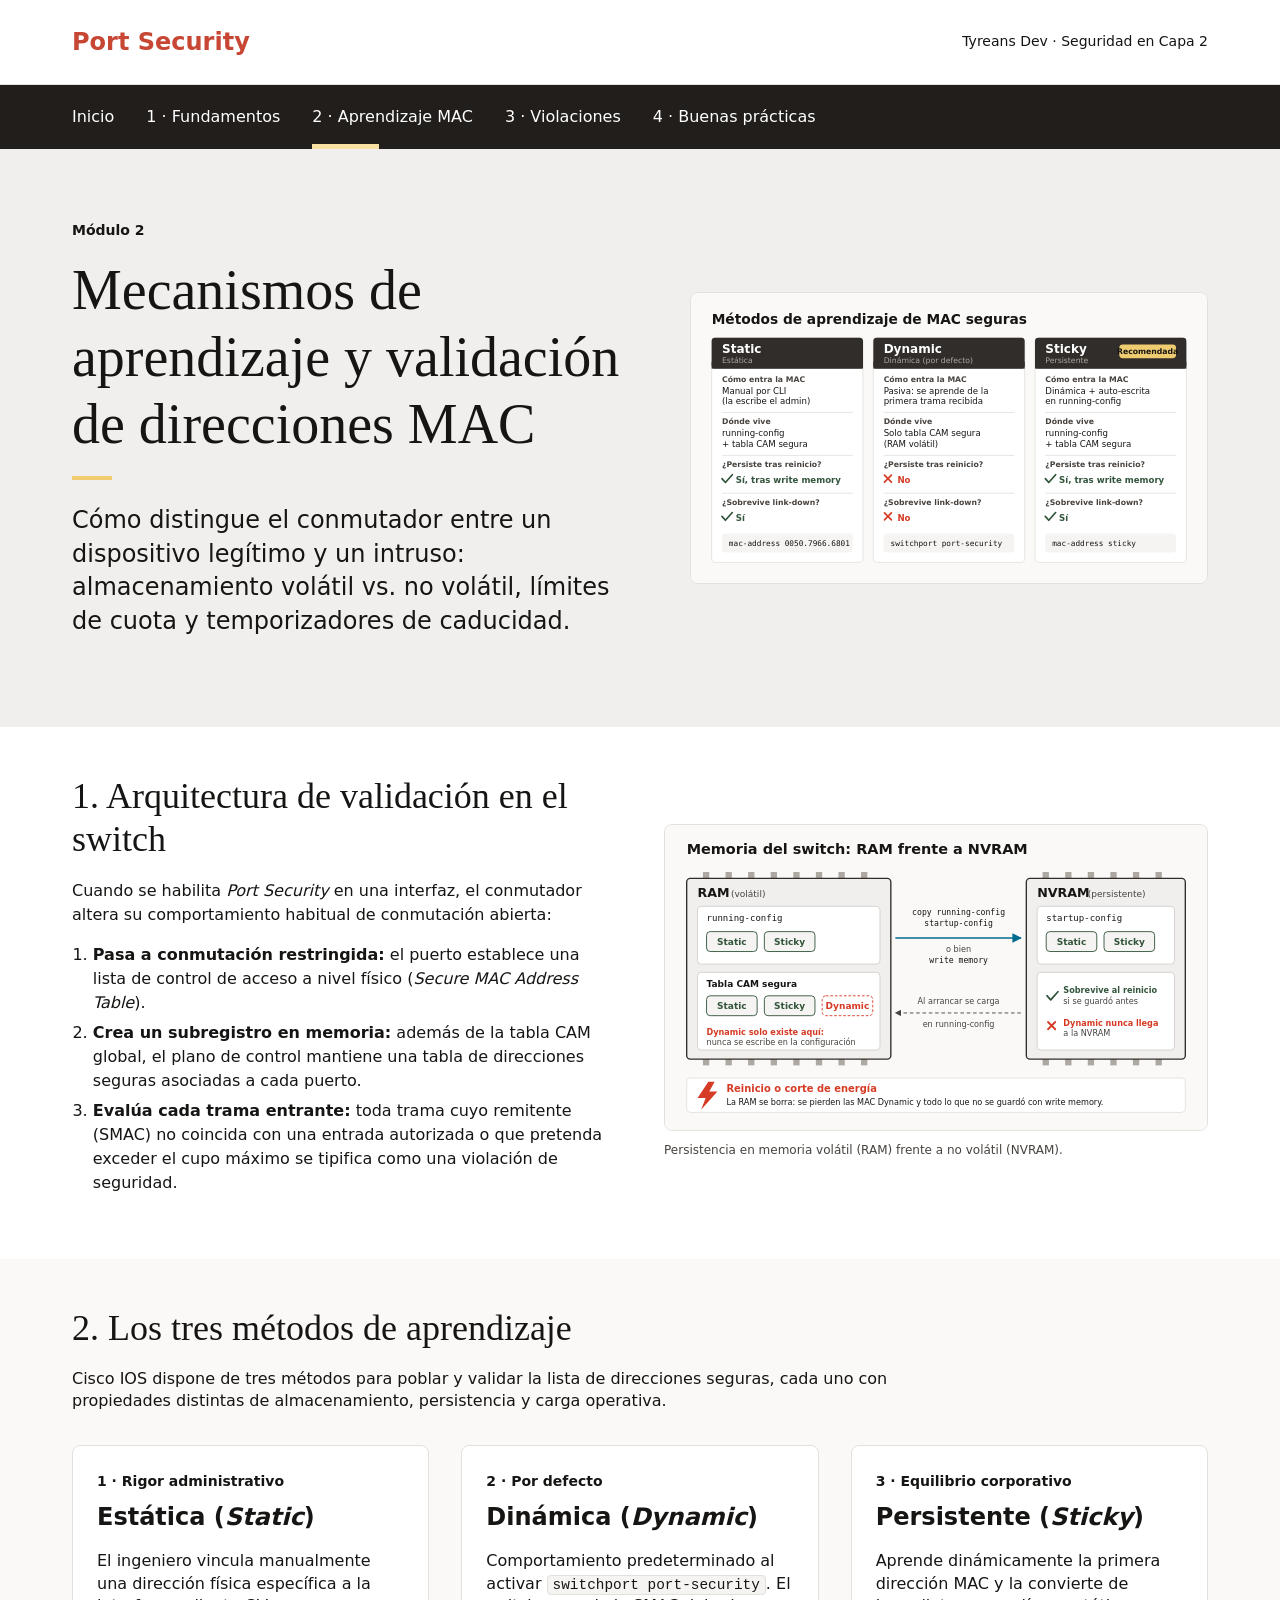
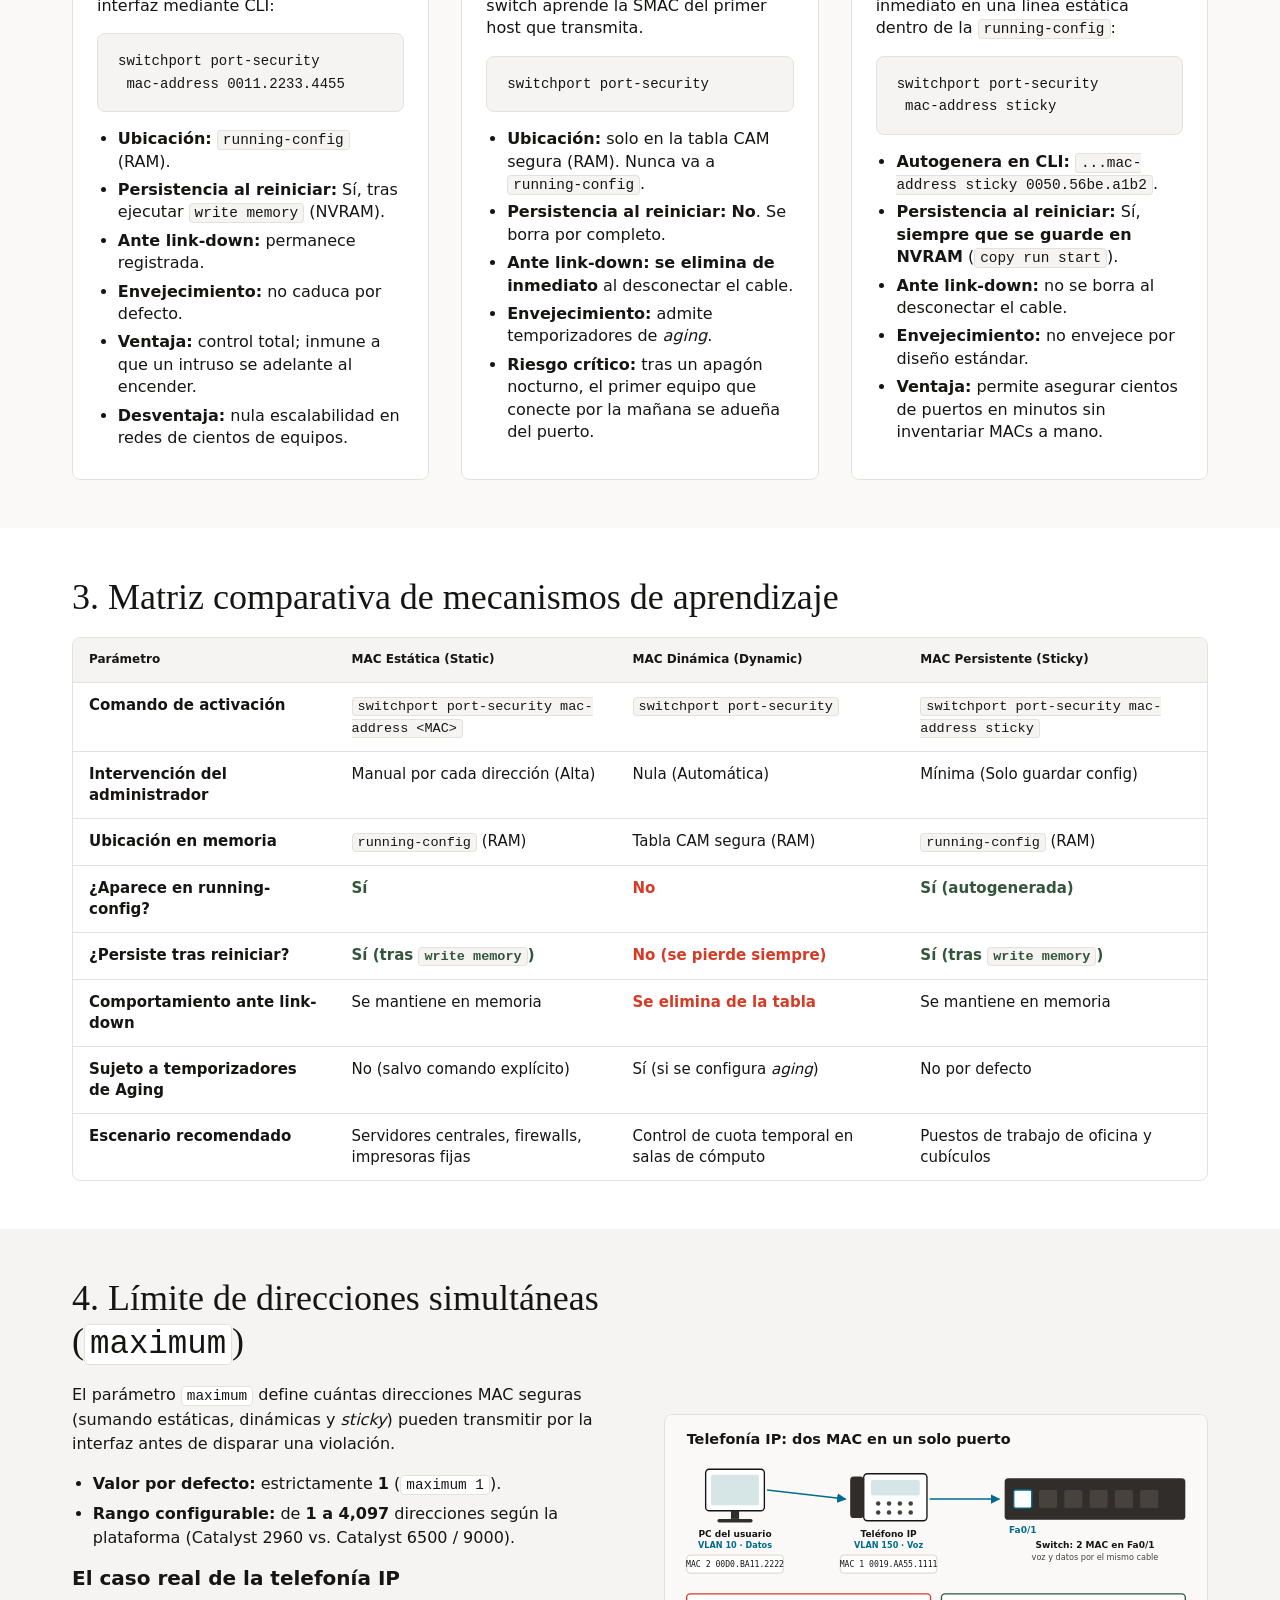
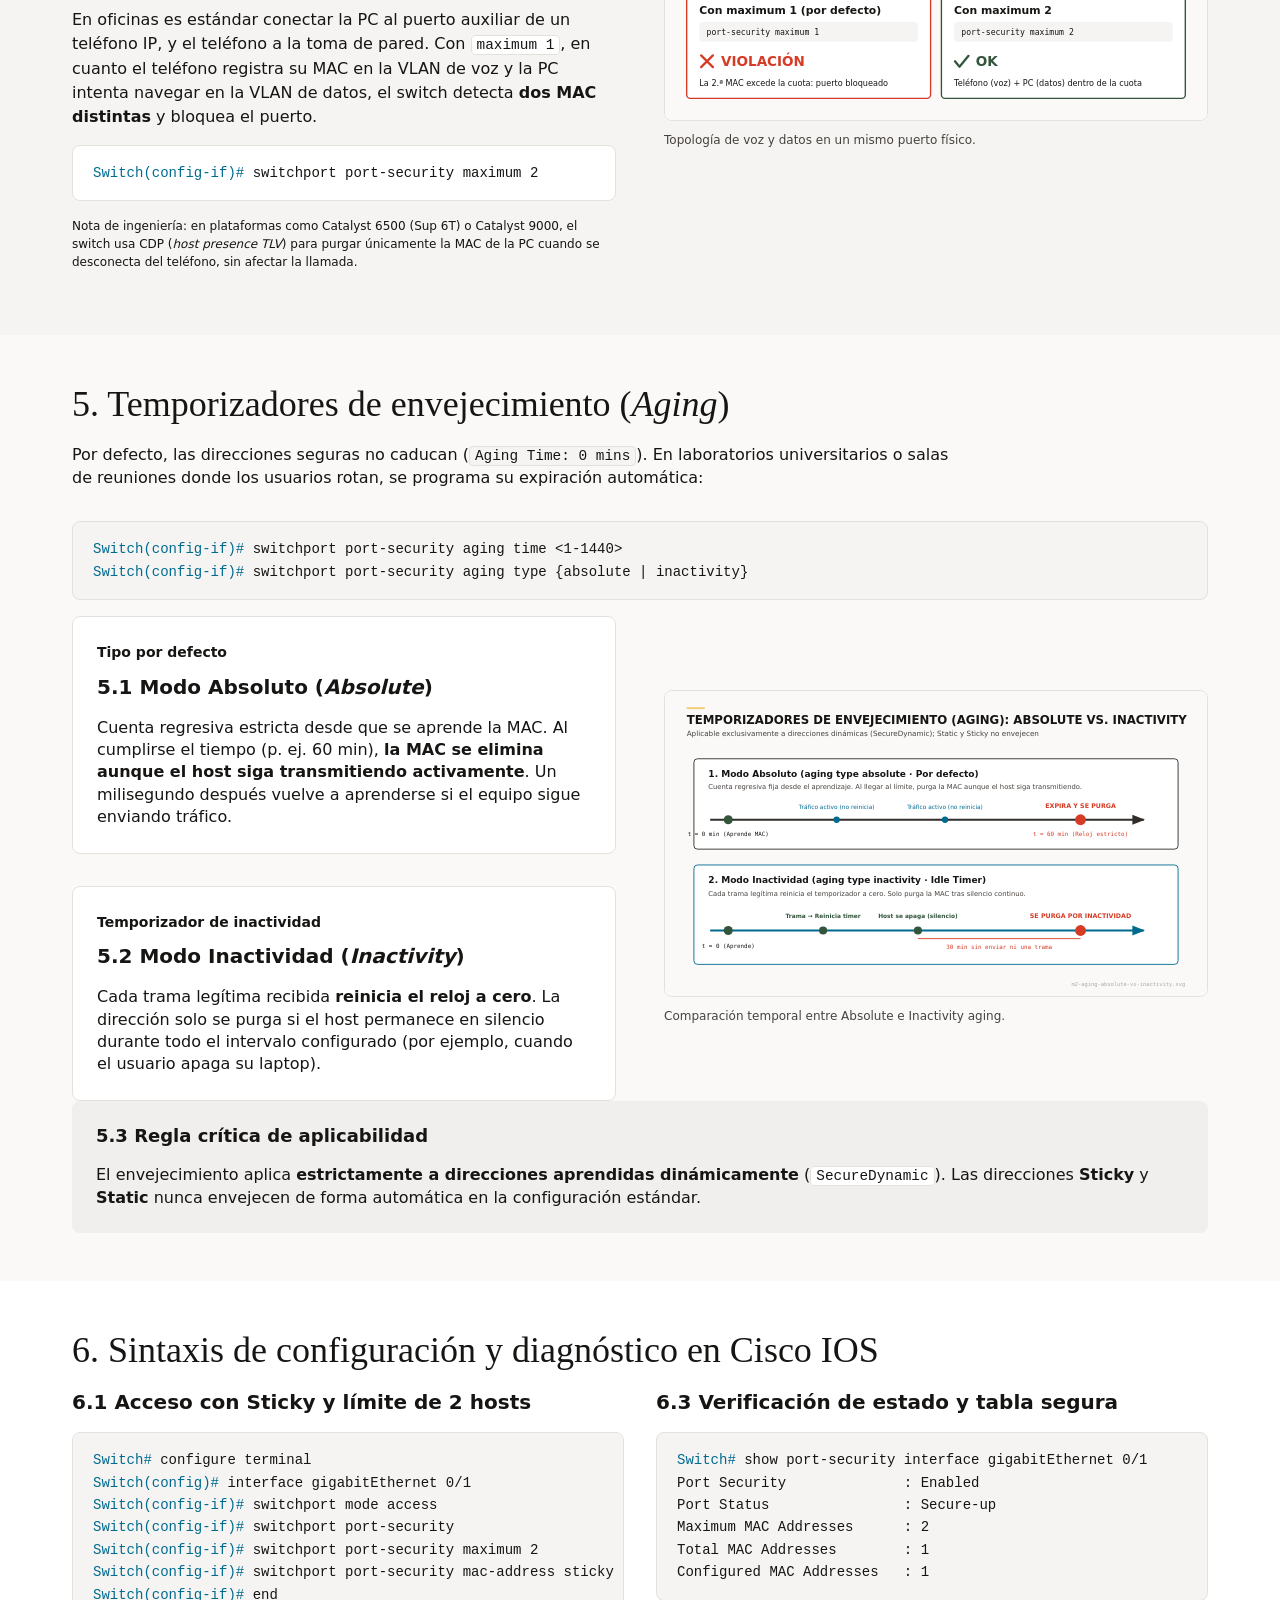
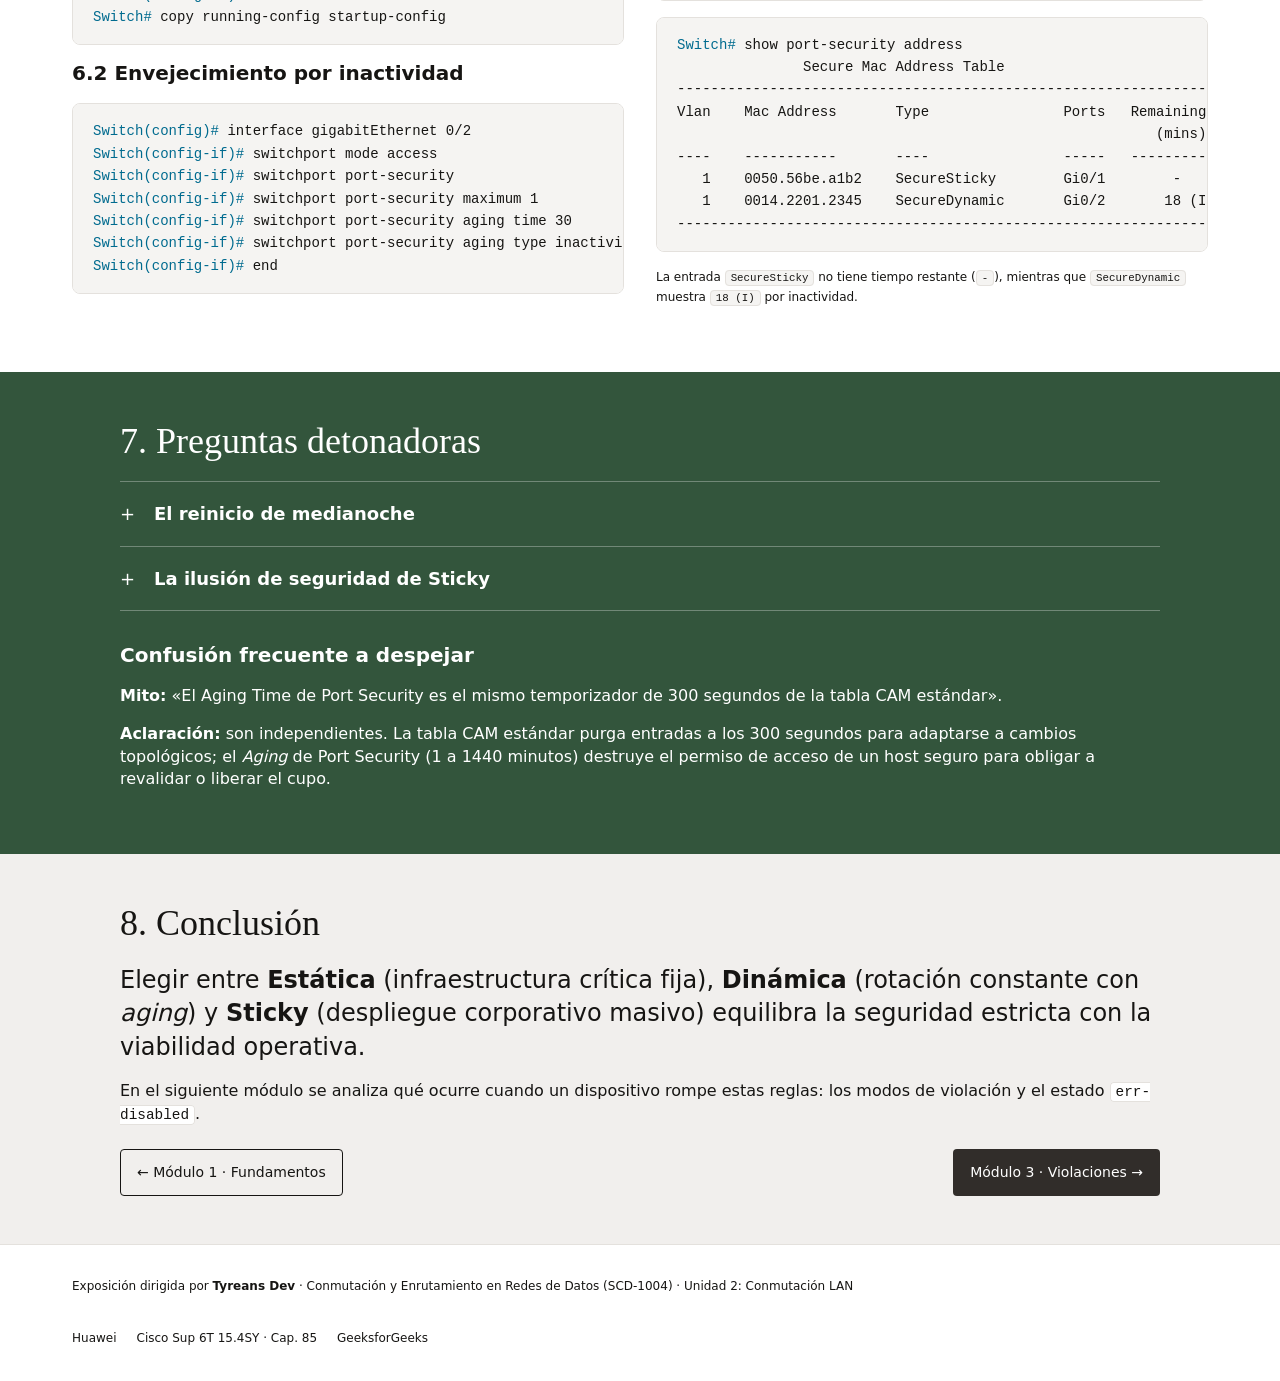
<file: modulo-2-aprendizaje.html>
<!doctype html>
<html lang="es-MX">
<head>
  <meta charset="utf-8">
  <meta name="viewport" content="width=device-width, initial-scale=1">
  <!-- TODO(security): frame-ancestors, X-Frame-Options y X-Content-Type-Options no se pueden declarar en <meta>; configúralos como cabeceras HTTP si el sitio se publica en un hosting. -->
  <!-- TODO(security): Google Fonts no admite SRI (la hoja cambia según el navegador). Se acepta porque solo entrega CSS y fuentes, nunca scripts. -->
  <meta http-equiv="Content-Security-Policy" content="default-src 'self'; script-src 'self'; style-src 'self' https://fonts.googleapis.com; font-src https://fonts.gstatic.com; img-src 'self'; manifest-src 'self'; worker-src 'self'; connect-src 'self'; object-src 'none'; base-uri 'self'; form-action 'none'">
  <meta name="referrer" content="strict-origin-when-cross-origin">
  <meta name="description" content="Módulo 2: mecanismos de aprendizaje y validación de direcciones MAC. Static, Dynamic y Sticky, límite maximum y envejecimiento.">
  <meta name="theme-color" content="#211e1c">
  <title>Módulo 2 · Mecanismos de aprendizaje y validación MAC · Port Security</title>
  <link rel="manifest" href="manifest.webmanifest">
  <link rel="icon" href="assets/img/icon.svg" type="image/svg+xml">
  <link rel="preconnect" href="https://fonts.googleapis.com">
  <link rel="preconnect" href="https://fonts.gstatic.com" crossorigin>
  <link rel="stylesheet" href="https://fonts.googleapis.com/css2?family=Inter:wght@300..800&amp;family=JetBrains+Mono:wght@400;600&amp;display=swap">
  <link rel="stylesheet" href="assets/css/styles.css">
  <script src="assets/js/sw-register.js" defer></script>
</head>
<body>
  <a class="skip-link" href="#contenido">Saltar al contenido</a>

  <header class="masthead">
    <div class="container">
      <a class="wordmark" href="index.html">Port Security</a>
      <span class="masthead__meta">Tyreans Dev · Seguridad en Capa 2</span>
    </div>
  </header>

  <nav class="subnav" aria-label="Módulos">
    <div class="container">
      <ul>
        <li><a href="index.html">Inicio</a></li>
        <li><a href="modulo-1-fundamentos.html">1 · Fundamentos</a></li>
        <li><a href="modulo-2-aprendizaje.html" aria-current="page">2 · Aprendizaje MAC</a></li>
        <li><a href="modulo-3-violaciones.html">3 · Violaciones</a></li>
        <li><a href="modulo-4-buenas-practicas.html">4 · Buenas prácticas</a></li>
      </ul>
    </div>
  </nav>

  <main id="contenido">
    <section class="hero">
      <div class="container hero__grid">
        <div>
          <p class="hero__kicker">Módulo 2</p>
          <h1 class="display-serif-xl">Mecanismos de aprendizaje y validación de direcciones MAC</h1>
          <hr class="eyebrow-rule">
          <p class="lead">Cómo distingue el conmutador entre un dispositivo legítimo y un intruso: almacenamiento volátil vs. no volátil, límites de cuota y temporizadores de caducidad.</p>
        </div>
        <figure class="figure">
          <img src="assets/img/m2-metodos-aprendizaje.svg" width="1200" height="675" alt="Comparativa de los tres métodos de registro en Port Security: Estática, Dinámica y Persistente (Sticky).">
        </figure>
      </div>
    </section>

    <!-- 1. Arquitectura de validación -->
    <section class="band band--white">
      <div class="container">
        <div class="split">
          <div class="prose">
            <h2 class="display-serif-md">1. Arquitectura de validación en el switch</h2>
            <p>Cuando se habilita <em>Port Security</em> en una interfaz, el conmutador altera su comportamiento habitual de conmutación abierta:</p>
            <ol>
              <li><strong>Pasa a conmutación restringida:</strong> el puerto establece una lista de control de acceso a nivel físico (<em>Secure MAC Address Table</em>).</li>
              <li><strong>Crea un subregistro en memoria:</strong> además de la tabla CAM global, el plano de control mantiene una tabla de direcciones seguras asociadas a cada puerto.</li>
              <li><strong>Evalúa cada trama entrante:</strong> toda trama cuyo remitente (SMAC) no coincida con una entrada autorizada o que pretenda exceder el cupo máximo se tipifica como una violación de seguridad.</li>
            </ol>
          </div>
          <figure class="figure">
            <img src="assets/img/m2-memoria-ram-nvram.svg" width="1200" height="675" alt="Diagrama de memoria RAM (running-config y tabla CAM segura) frente a memoria NVRAM (startup-config) y el comando write memory.">
            <figcaption>Persistencia en memoria volátil (RAM) frente a no volátil (NVRAM).</figcaption>
          </figure>
        </div>
      </div>
    </section>

    <!-- 2. Mecanismos de aprendizaje -->
    <section class="band band--soft">
      <div class="container">
        <div class="section-intro">
          <h2 class="display-serif-md">2. Los tres métodos de aprendizaje</h2>
          <p>Cisco IOS dispone de tres métodos para poblar y validar la lista de direcciones seguras, cada uno con propiedades distintas de almacenamiento, persistencia y carga operativa.</p>
        </div>

        <div class="grid grid--3">
          <article class="card card--line">
            <span class="card__tag">1 · Rigor administrativo</span>
            <h3 class="heading-lg">Estática (<em>Static</em>)</h3>
            <p>El ingeniero vincula manualmente una dirección física específica a la interfaz mediante CLI:</p>
            <pre class="cli"><code>switchport port-security
 mac-address 0011.2233.4455</code></pre>
            <ul>
              <li><strong>Ubicación:</strong> <code>running-config</code> (RAM).</li>
              <li><strong>Persistencia al reiniciar:</strong> Sí, tras ejecutar <code>write memory</code> (NVRAM).</li>
              <li><strong>Ante link-down:</strong> permanece registrada.</li>
              <li><strong>Envejecimiento:</strong> no caduca por defecto.</li>
              <li><strong>Ventaja:</strong> control total; inmune a que un intruso se adelante al encender.</li>
              <li><strong>Desventaja:</strong> nula escalabilidad en redes de cientos de equipos.</li>
            </ul>
          </article>

          <article class="card card--line">
            <span class="card__tag">2 · Por defecto</span>
            <h3 class="heading-lg">Dinámica (<em>Dynamic</em>)</h3>
            <p>Comportamiento predeterminado al activar <code>switchport port-security</code>. El switch aprende la SMAC del primer host que transmita.</p>
            <pre class="cli"><code>switchport port-security</code></pre>
            <ul>
              <li><strong>Ubicación:</strong> solo en la tabla CAM segura (RAM). Nunca va a <code>running-config</code>.</li>
              <li><strong>Persistencia al reiniciar:</strong> <strong>No</strong>. Se borra por completo.</li>
              <li><strong>Ante link-down:</strong> <strong>se elimina de inmediato</strong> al desconectar el cable.</li>
              <li><strong>Envejecimiento:</strong> admite temporizadores de <em>aging</em>.</li>
              <li><strong>Riesgo crítico:</strong> tras un apagón nocturno, el primer equipo que conecte por la mañana se adueña del puerto.</li>
            </ul>
          </article>

          <article class="card card--line">
            <span class="card__tag">3 · Equilibrio corporativo</span>
            <h3 class="heading-lg">Persistente (<em>Sticky</em>)</h3>
            <p>Aprende dinámicamente la primera dirección MAC y la convierte de inmediato en una línea estática dentro de la <code>running-config</code>:</p>
            <pre class="cli"><code>switchport port-security
 mac-address sticky</code></pre>
            <ul>
              <li><strong>Autogenera en CLI:</strong> <code>...mac-address sticky 0050.56be.a1b2</code>.</li>
              <li><strong>Persistencia al reiniciar:</strong> Sí, <strong>siempre que se guarde en NVRAM</strong> (<code>copy run start</code>).</li>
              <li><strong>Ante link-down:</strong> no se borra al desconectar el cable.</li>
              <li><strong>Envejecimiento:</strong> no envejece por diseño estándar.</li>
              <li><strong>Ventaja:</strong> permite asegurar cientos de puertos en minutos sin inventariar MACs a mano.</li>
            </ul>
          </article>
        </div>
      </div>
    </section>

    <!-- 3. Matriz comparativa -->
    <section class="band band--white">
      <div class="container">
        <h2 class="display-serif-md">3. Matriz comparativa de mecanismos de aprendizaje</h2>
        <div class="table-wrap">
          <table>
            <thead>
              <tr>
                <th scope="col">Parámetro</th>
                <th scope="col">MAC Estática (Static)</th>
                <th scope="col">MAC Dinámica (Dynamic)</th>
                <th scope="col">MAC Persistente (Sticky)</th>
              </tr>
            </thead>
            <tbody>
              <tr><th scope="row">Comando de activación</th><td><code>switchport port-security mac-address &lt;MAC&gt;</code></td><td><code>switchport port-security</code></td><td><code>switchport port-security mac-address sticky</code></td></tr>
              <tr><th scope="row">Intervención del administrador</th><td>Manual por cada dirección (Alta)</td><td>Nula (Automática)</td><td>Mínima (Solo guardar config)</td></tr>
              <tr><th scope="row">Ubicación en memoria</th><td><code>running-config</code> (RAM)</td><td>Tabla CAM segura (RAM)</td><td><code>running-config</code> (RAM)</td></tr>
              <tr><th scope="row">¿Aparece en running-config?</th><td class="yes">Sí</td><td class="no">No</td><td class="yes">Sí (autogenerada)</td></tr>
              <tr><th scope="row">¿Persiste tras reiniciar?</th><td class="yes">Sí (tras <code>write memory</code>)</td><td class="no">No (se pierde siempre)</td><td class="yes">Sí (tras <code>write memory</code>)</td></tr>
              <tr><th scope="row">Comportamiento ante link-down</th><td>Se mantiene en memoria</td><td class="no">Se elimina de la tabla</td><td>Se mantiene en memoria</td></tr>
              <tr><th scope="row">Sujeto a temporizadores de Aging</th><td>No (salvo comando explícito)</td><td>Sí (si se configura <em>aging</em>)</td><td>No por defecto</td></tr>
              <tr><th scope="row">Escenario recomendado</th><td>Servidores centrales, firewalls, impresoras fijas</td><td>Control de cuota temporal en salas de cómputo</td><td>Puestos de trabajo de oficina y cubículos</td></tr>
            </tbody>
          </table>
        </div>
      </div>
    </section>

    <!-- 4. Límite maximum y telefonía IP -->
    <section class="band band--tint">
      <div class="container">
        <div class="split">
          <div class="prose">
            <h2 class="display-serif-md">4. Límite de direcciones simultáneas (<code>maximum</code>)</h2>
            <p>El parámetro <code>maximum</code> define cuántas direcciones MAC seguras (sumando estáticas, dinámicas y <em>sticky</em>) pueden transmitir por la interfaz antes de disparar una violación.</p>
            <ul>
              <li><strong>Valor por defecto:</strong> estrictamente <strong>1</strong> (<code>maximum 1</code>).</li>
              <li><strong>Rango configurable:</strong> de <strong>1 a 4,097</strong> direcciones según la plataforma (Catalyst 2960 vs. Catalyst 6500 / 9000).</li>
            </ul>
            <h3 class="heading-md">El caso real de la telefonía IP</h3>
            <p>En oficinas es estándar conectar la PC al puerto auxiliar de un teléfono IP, y el teléfono a la toma de pared. Con <code>maximum 1</code>, en cuanto el teléfono registra su MAC en la VLAN de voz y la PC intenta navegar en la VLAN de datos, el switch detecta <strong>dos MAC distintas</strong> y bloquea el puerto.</p>
            <pre class="cli"><code><span class="p">Switch(config-if)#</span> switchport port-security maximum 2</code></pre>
            <p class="caption">Nota de ingeniería: en plataformas como Catalyst 6500 (Sup 6T) o Catalyst 9000, el switch usa CDP (<em>host presence TLV</em>) para purgar únicamente la MAC de la PC cuando se desconecta del teléfono, sin afectar la llamada.</p>
          </div>
          <figure class="figure">
            <img src="assets/img/m2-telefonia-ip-maximum2.svg" width="1200" height="675" alt="PC en VLAN 10 de datos conectada a un teléfono IP Cisco en VLAN 150 de voz hacia el puerto Fa0/1. Con maximum 1 ocurre violación; con maximum 2 ambas MAC operan.">
            <figcaption>Topología de voz y datos en un mismo puerto físico.</figcaption>
          </figure>
        </div>
      </div>
    </section>

    <!-- 5. Envejecimiento (Aging) -->
    <section class="band band--soft">
      <div class="container">
        <div class="section-intro">
          <h2 class="display-serif-md">5. Temporizadores de envejecimiento (<em>Aging</em>)</h2>
          <p>Por defecto, las direcciones seguras no caducan (<code>Aging Time: 0 mins</code>). En laboratorios universitarios o salas de reuniones donde los usuarios rotan, se programa su expiración automática:</p>
        </div>

        <pre class="cli"><code><span class="p">Switch(config-if)#</span> switchport port-security aging time &lt;1-1440&gt;
<span class="p">Switch(config-if)#</span> switchport port-security aging type {absolute | inactivity}</code></pre>

        <div class="split" style="margin-top: var(--s-xxxl);">
          <div class="grid">
            <div class="card card--line">
              <span class="card__tag">Tipo por defecto</span>
              <h3 class="heading-md">5.1 Modo Absoluto (<em>Absolute</em>)</h3>
              <p>Cuenta regresiva estricta desde que se aprende la MAC. Al cumplirse el tiempo (p. ej. 60 min), <strong>la MAC se elimina aunque el host siga transmitiendo activamente</strong>. Un milisegundo después vuelve a aprenderse si el equipo sigue enviando tráfico.</p>
            </div>
            <div class="card card--line">
              <span class="card__tag">Temporizador de inactividad</span>
              <h3 class="heading-md">5.2 Modo Inactividad (<em>Inactivity</em>)</h3>
              <p>Cada trama legítima recibida <strong>reinicia el reloj a cero</strong>. La dirección solo se purga si el host permanece en silencio durante todo el intervalo configurado (por ejemplo, cuando el usuario apaga su laptop).</p>
            </div>
          </div>
          <figure class="figure">
            <img src="assets/img/m2-aging-absolute-vs-inactivity.svg" width="1200" height="675" alt="Línea de tiempo comparando el envejecimiento absoluto, que expira a los 60 minutos aunque haya tráfico, contra el de inactividad, que se reinicia con cada trama.">
            <figcaption>Comparación temporal entre Absolute e Inactivity aging.</figcaption>
          </figure>
        </div>

        <div class="card card--warm" style="margin-top: var(--s-xxxl);">
          <h3 class="heading-sm">5.3 Regla crítica de aplicabilidad</h3>
          <p>El envejecimiento aplica <strong>estrictamente a direcciones aprendidas dinámicamente</strong> (<code>SecureDynamic</code>). Las direcciones <strong>Sticky</strong> y <strong>Static</strong> nunca envejecen de forma automática en la configuración estándar.</p>
        </div>
      </div>
    </section>

    <!-- 6. Sintaxis y diagnóstico -->
    <section class="band band--white">
      <div class="container">
        <h2 class="display-serif-md">6. Sintaxis de configuración y diagnóstico en Cisco IOS</h2>
        <div class="grid grid--2">
          <div>
            <h3 class="heading-md">6.1 Acceso con Sticky y límite de 2 hosts</h3>
            <pre class="cli"><code><span class="p">Switch#</span> configure terminal
<span class="p">Switch(config)#</span> interface gigabitEthernet 0/1
<span class="p">Switch(config-if)#</span> switchport mode access
<span class="p">Switch(config-if)#</span> switchport port-security
<span class="p">Switch(config-if)#</span> switchport port-security maximum 2
<span class="p">Switch(config-if)#</span> switchport port-security mac-address sticky
<span class="p">Switch(config-if)#</span> end
<span class="p">Switch#</span> copy running-config startup-config</code></pre>

            <h3 class="heading-md">6.2 Envejecimiento por inactividad</h3>
            <pre class="cli"><code><span class="p">Switch(config)#</span> interface gigabitEthernet 0/2
<span class="p">Switch(config-if)#</span> switchport mode access
<span class="p">Switch(config-if)#</span> switchport port-security
<span class="p">Switch(config-if)#</span> switchport port-security maximum 1
<span class="p">Switch(config-if)#</span> switchport port-security aging time 30
<span class="p">Switch(config-if)#</span> switchport port-security aging type inactivity
<span class="p">Switch(config-if)#</span> end</code></pre>
          </div>

          <div>
            <h3 class="heading-md">6.3 Verificación de estado y tabla segura</h3>
            <pre class="cli"><code><span class="p">Switch#</span> show port-security interface gigabitEthernet 0/1
Port Security              : Enabled
Port Status                : Secure-up
Maximum MAC Addresses      : 2
Total MAC Addresses        : 1
Configured MAC Addresses   : 1</code></pre>

            <pre class="cli"><code><span class="p">Switch#</span> show port-security address
               Secure Mac Address Table
-------------------------------------------------------------------
Vlan    Mac Address       Type                Ports   Remaining Age
                                                         (mins)
----    -----------       ----                -----   -------------
   1    0050.56be.a1b2    SecureSticky        Gi0/1        -
   1    0014.2201.2345    SecureDynamic       Gi0/2       18 (I)
-------------------------------------------------------------------</code></pre>
            <p class="caption">La entrada <code>SecureSticky</code> no tiene tiempo restante (<code>-</code>), mientras que <code>SecureDynamic</code> muestra <code>18 (I)</code> por inactividad.</p>
          </div>
        </div>
      </div>
    </section>

    <!-- 7. Preguntas detonadoras -->
    <section class="band band--forest">
      <div class="container container--narrow">
        <h2 class="display-serif-md">7. Preguntas detonadoras</h2>
        <details class="qa">
          <summary>El reinicio de medianoche</summary>
          <p class="qa__q">«Si configuramos un switch con direcciones dinámicas y a medianoche ocurre un apagón eléctrico, ¿qué riesgo existe a las 6:00 AM si alguien conecta una laptop infectada antes de que llegue el personal a las 8:00 AM?»</p>
          <p class="qa__a"><strong>Respuesta esperada:</strong> como las MAC dinámicas viven solo en RAM, el apagón vació la tabla. La laptop conectada a las 6:00 AM será la primera en transmitir, se registrará como la única MAC válida y dejará bloqueado al usuario legítimo cuando encienda su equipo.</p>
        </details>
        <details class="qa">
          <summary>La ilusión de seguridad de Sticky</summary>
          <p class="qa__q">«Un administrador activa mac-address sticky un viernes, verifica que todas las MAC aparecen en show running-config y se va a casa sin ejecutar más comandos. ¿Por qué la red NO está protegida de forma definitiva?»</p>
          <p class="qa__a"><strong>Respuesta esperada:</strong> porque las direcciones <em>sticky</em> se inyectan en la <code>running-config</code> (RAM). Si no se ejecuta <code>write memory</code> o <code>copy running-config startup-config</code>, cualquier reinicio cargará la NVRAM sin ninguna de las MAC aprendidas.</p>
        </details>
        <div class="myth">
          <h3 class="heading-md">Confusión frecuente a despejar</h3>
          <p><strong>Mito:</strong> «El Aging Time de Port Security es el mismo temporizador de 300 segundos de la tabla CAM estándar».</p>
          <p><strong>Aclaración:</strong> son independientes. La tabla CAM estándar purga entradas a los 300 segundos para adaptarse a cambios topológicos; el <em>Aging</em> de Port Security (1 a 1440 minutos) destruye el permiso de acceso de un host seguro para obligar a revalidar o liberar el cupo.</p>
        </div>
      </div>
    </section>

    <!-- 8. Conclusión -->
    <section class="band band--warm">
      <div class="container container--narrow">
        <h2 class="display-serif-md">8. Conclusión</h2>
        <p class="lead">Elegir entre <strong>Estática</strong> (infraestructura crítica fija), <strong>Dinámica</strong> (rotación constante con <em>aging</em>) y <strong>Sticky</strong> (despliegue corporativo masivo) equilibra la seguridad estricta con la viabilidad operativa.</p>
        <p>En el siguiente módulo se analiza qué ocurre cuando un dispositivo rompe estas reglas: los modos de violación y el estado <code>err-disabled</code>.</p>
        <div class="pager btn-row">
          <a class="btn btn--secondary" href="modulo-1-fundamentos.html">← Módulo 1 · Fundamentos</a>
          <a class="btn btn--primary" href="modulo-3-violaciones.html">Módulo 3 · Violaciones →</a>
        </div>
      </div>
    </section>
  </main>

  <footer class="footer">
    <div class="container">
      <p>Exposición dirigida por <strong>Tyreans Dev</strong> · Conmutación y Enrutamiento en Redes de Datos (SCD-1004) · Unidad 2: Conmutación LAN</p>
      <nav aria-label="Fuentes">
        <a href="https://info.support.huawei.com/info-finder/encyclopedia/en/Port+Security.html" rel="noopener">Huawei</a>
        <a href="https://www.cisco.com/c/en/us/td/docs/switches/lan/catalyst6500/ios/15-4SY/config_guide/sup6T/15_3_sy_swcg_6T/port_security.pdf" rel="noopener">Cisco Sup 6T 15.4SY · Cap. 85</a>
        <a href="https://www.geeksforgeeks.org/computer-networks/port-security-in-computer-network/" rel="noopener">GeeksforGeeks</a>
      </nav>
    </div>
  </footer>
</body>
</html>
</file>
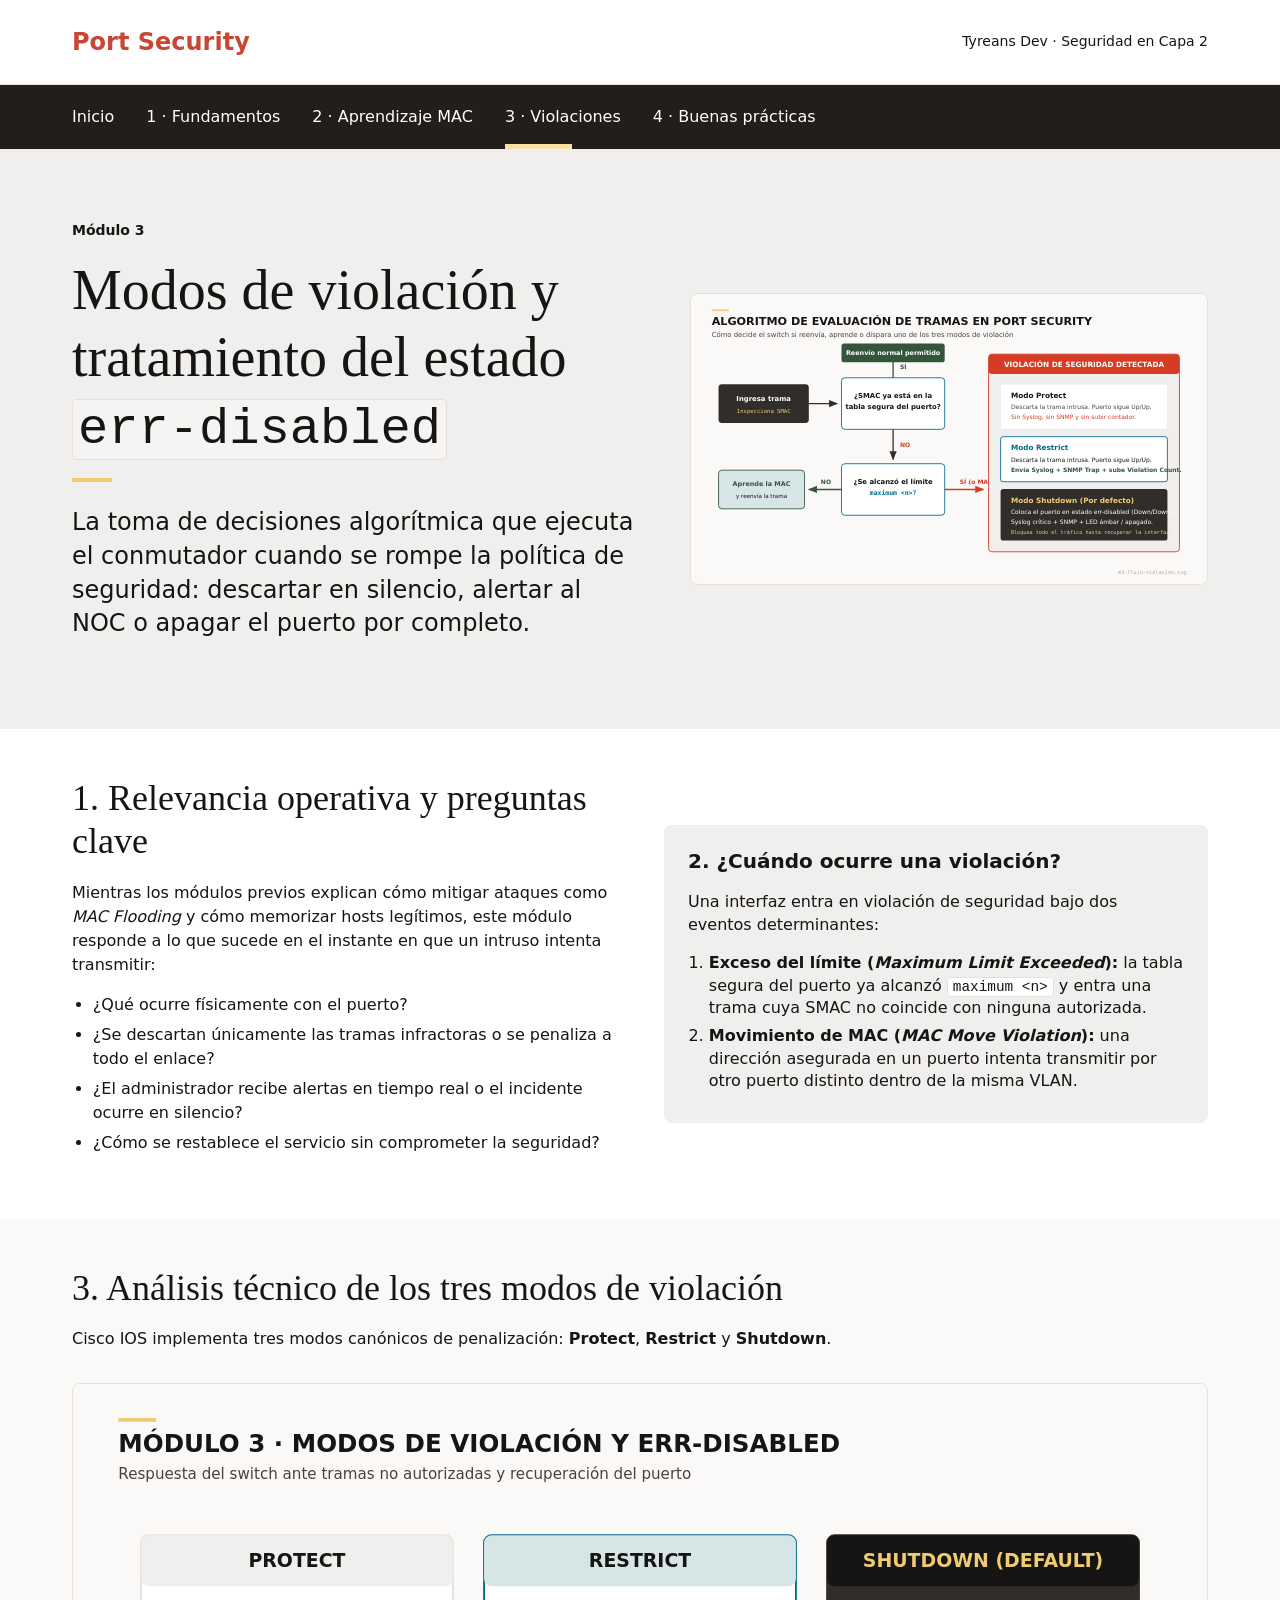
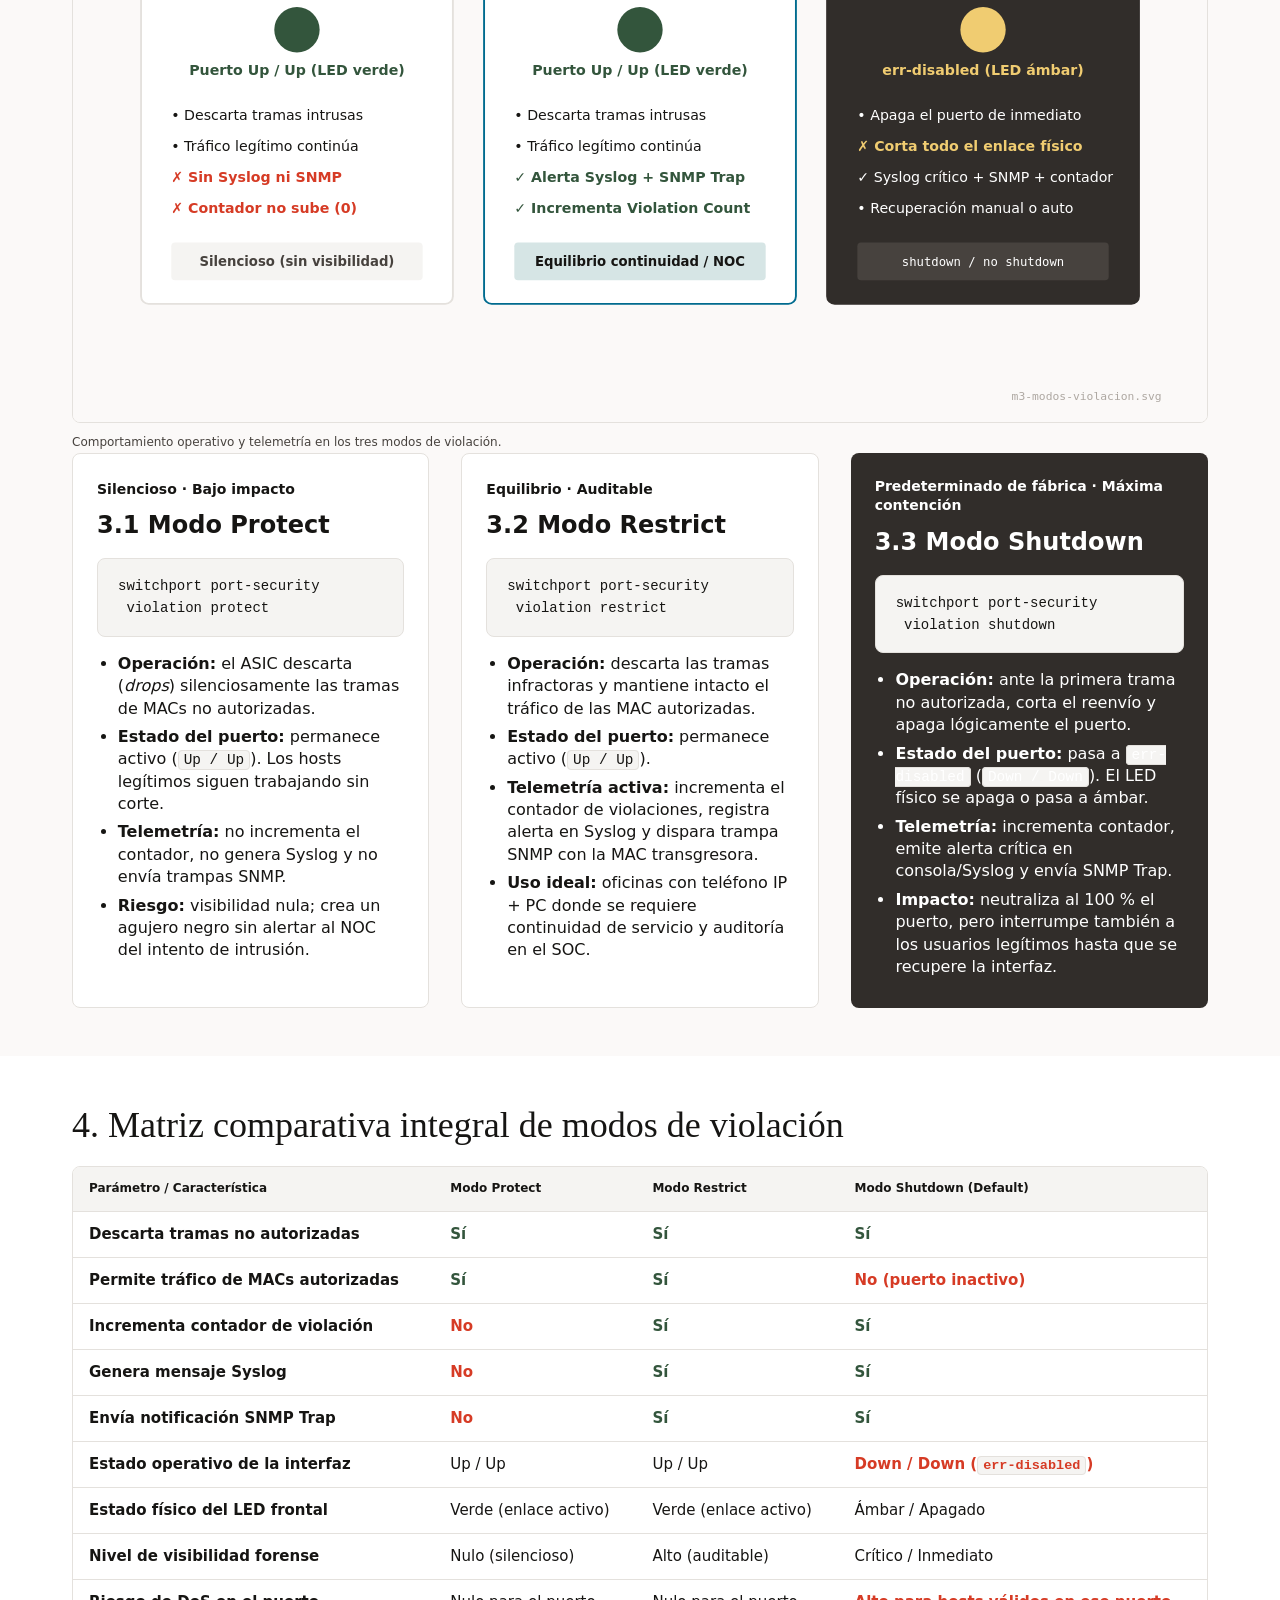
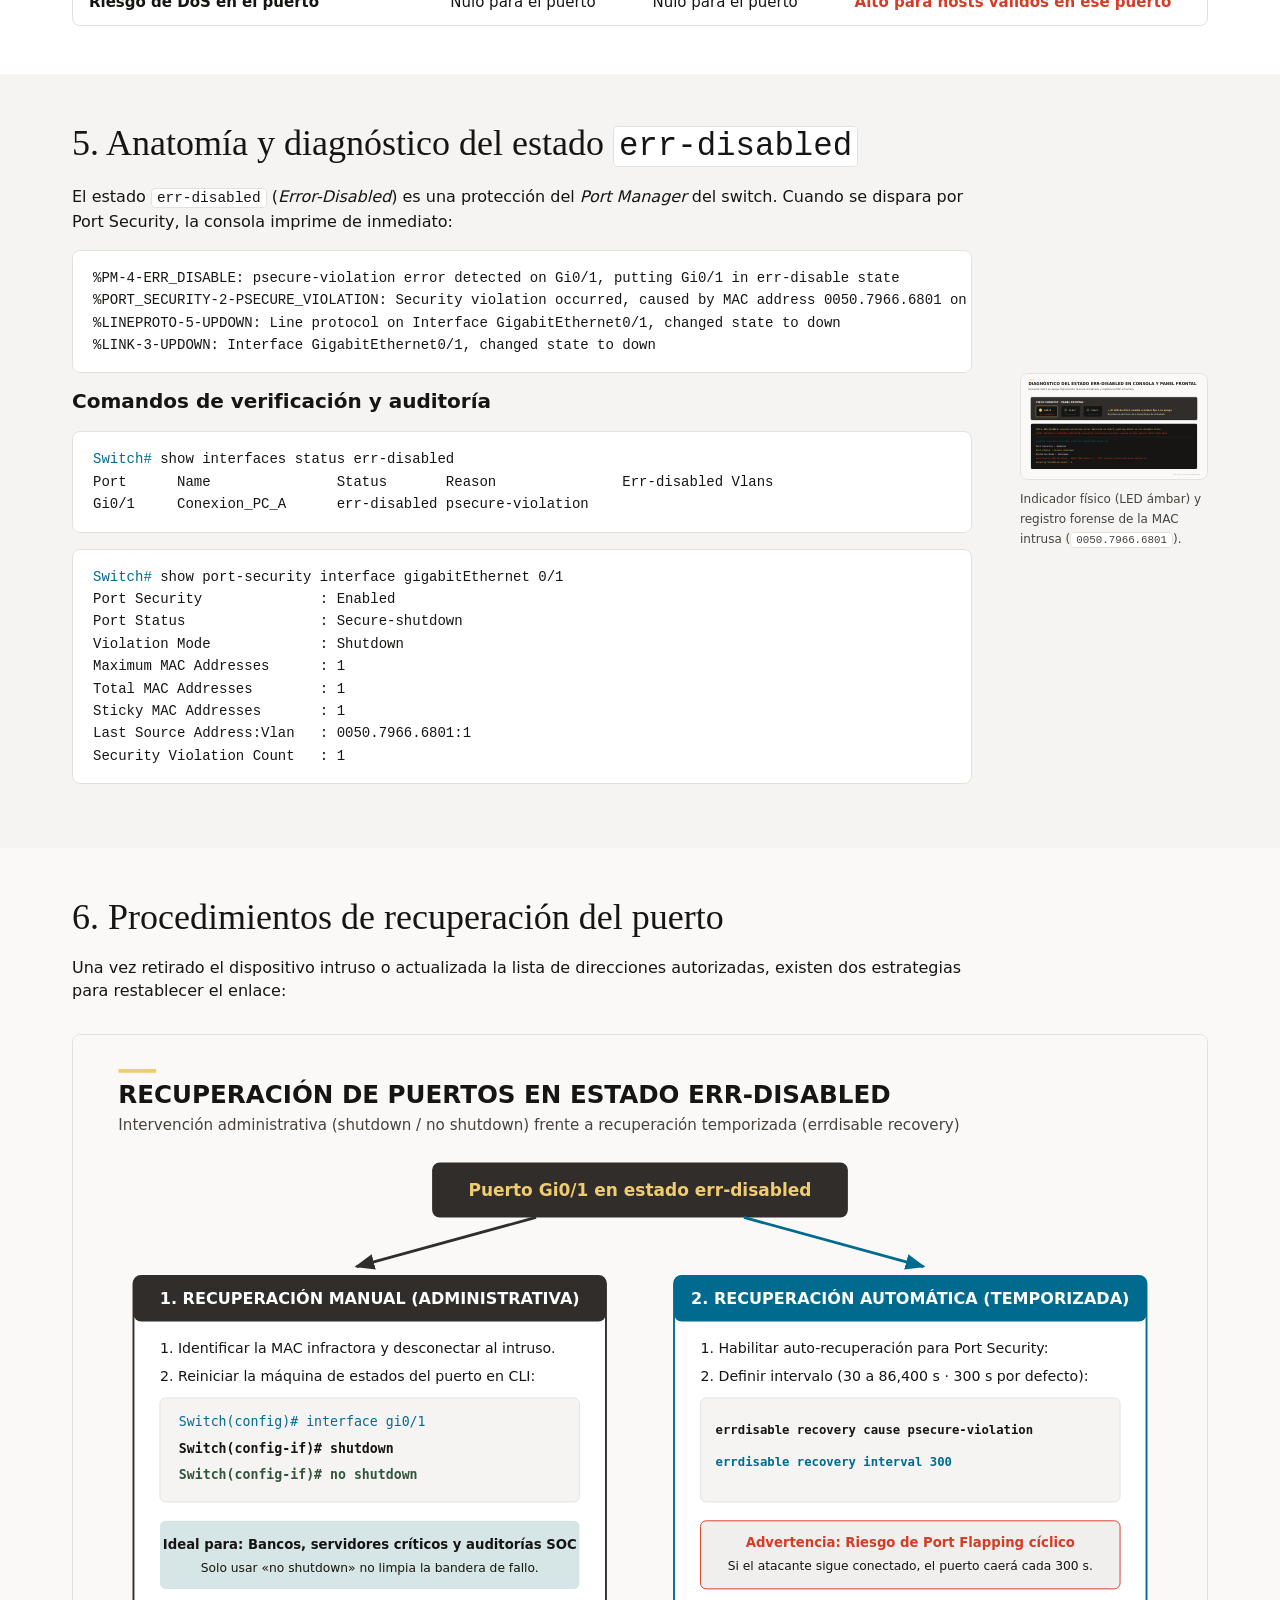
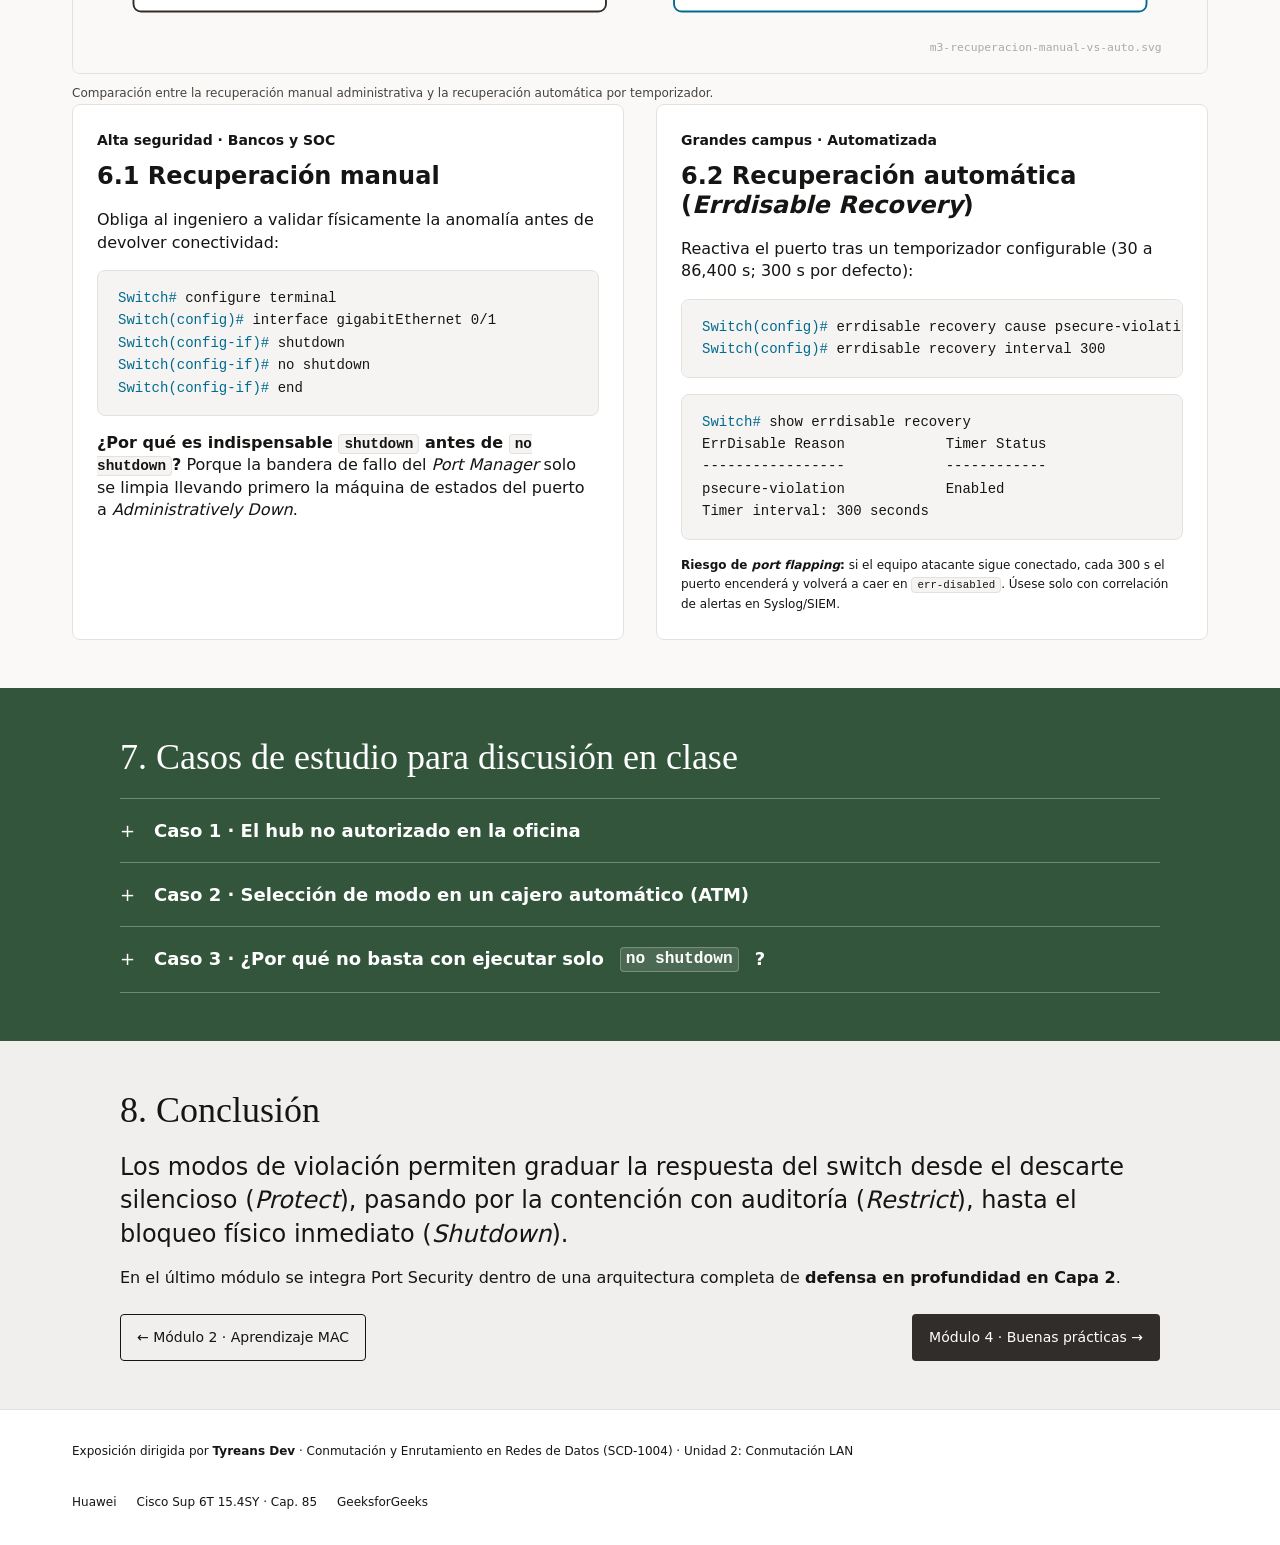
<file: modulo-3-violaciones.html>
<!doctype html>
<html lang="es-MX">
<head>
  <meta charset="utf-8">
  <meta name="viewport" content="width=device-width, initial-scale=1">
  <!-- TODO(security): frame-ancestors, X-Frame-Options y X-Content-Type-Options no se pueden declarar en <meta>; configúralos como cabeceras HTTP si el sitio se publica en un hosting. -->
  <!-- TODO(security): Google Fonts no admite SRI (la hoja cambia según el navegador). Se acepta porque solo entrega CSS y fuentes, nunca scripts. -->
  <meta http-equiv="Content-Security-Policy" content="default-src 'self'; script-src 'self'; style-src 'self' https://fonts.googleapis.com; font-src https://fonts.gstatic.com; img-src 'self'; manifest-src 'self'; worker-src 'self'; connect-src 'self'; object-src 'none'; base-uri 'self'; form-action 'none'">
  <meta name="referrer" content="strict-origin-when-cross-origin">
  <meta name="description" content="Módulo 3: modos de violación de seguridad (Protect, Restrict y Shutdown), diagnóstico del estado err-disabled y procedimientos de recuperación.">
  <meta name="theme-color" content="#211e1c">
  <title>Módulo 3 · Modos de violación y estado err-disabled · Port Security</title>
  <link rel="manifest" href="manifest.webmanifest">
  <link rel="icon" href="assets/img/icon.svg" type="image/svg+xml">
  <link rel="preconnect" href="https://fonts.googleapis.com">
  <link rel="preconnect" href="https://fonts.gstatic.com" crossorigin>
  <link rel="stylesheet" href="https://fonts.googleapis.com/css2?family=Inter:wght@300..800&amp;family=JetBrains+Mono:wght@400;600&amp;display=swap">
  <link rel="stylesheet" href="assets/css/styles.css">
  <script src="assets/js/sw-register.js" defer></script>
</head>
<body>
  <a class="skip-link" href="#contenido">Saltar al contenido</a>

  <header class="masthead">
    <div class="container">
      <a class="wordmark" href="index.html">Port Security</a>
      <span class="masthead__meta">Tyreans Dev · Seguridad en Capa 2</span>
    </div>
  </header>

  <nav class="subnav" aria-label="Módulos">
    <div class="container">
      <ul>
        <li><a href="index.html">Inicio</a></li>
        <li><a href="modulo-1-fundamentos.html">1 · Fundamentos</a></li>
        <li><a href="modulo-2-aprendizaje.html">2 · Aprendizaje MAC</a></li>
        <li><a href="modulo-3-violaciones.html" aria-current="page">3 · Violaciones</a></li>
        <li><a href="modulo-4-buenas-practicas.html">4 · Buenas prácticas</a></li>
      </ul>
    </div>
  </nav>

  <main id="contenido">
    <section class="hero">
      <div class="container hero__grid">
        <div>
          <p class="hero__kicker">Módulo 3</p>
          <h1 class="display-serif-xl">Modos de violación y tratamiento del estado <code>err-disabled</code></h1>
          <hr class="eyebrow-rule">
          <p class="lead">La toma de decisiones algorítmica que ejecuta el conmutador cuando se rompe la política de seguridad: descartar en silencio, alertar al NOC o apagar el puerto por completo.</p>
        </div>
        <figure class="figure">
          <img src="assets/img/m3-flujo-violacion.svg" width="1200" height="675" alt="Diagrama de flujo de decisión del switch al recibir una trama entrante frente a la tabla de direcciones MAC seguras y los tres modos de violación.">
        </figure>
      </div>
    </section>

    <!-- 1. Introducción y preguntas guía -->
    <section class="band band--white">
      <div class="container">
        <div class="split">
          <div class="prose">
            <h2 class="display-serif-md">1. Relevancia operativa y preguntas clave</h2>
            <p>Mientras los módulos previos explican cómo mitigar ataques como <em>MAC Flooding</em> y cómo memorizar hosts legítimos, este módulo responde a lo que sucede en el instante en que un intruso intenta transmitir:</p>
            <ul>
              <li>¿Qué ocurre físicamente con el puerto?</li>
              <li>¿Se descartan únicamente las tramas infractoras o se penaliza a todo el enlace?</li>
              <li>¿El administrador recibe alertas en tiempo real o el incidente ocurre en silencio?</li>
              <li>¿Cómo se restablece el servicio sin comprometer la seguridad?</li>
            </ul>
          </div>
          <div class="card card--warm">
            <h3 class="heading-md">2. ¿Cuándo ocurre una violación?</h3>
            <p>Una interfaz entra en violación de seguridad bajo dos eventos determinantes:</p>
            <ol>
              <li><strong>Exceso del límite (<em>Maximum Limit Exceeded</em>):</strong> la tabla segura del puerto ya alcanzó <code>maximum &lt;n&gt;</code> y entra una trama cuya SMAC no coincide con ninguna autorizada.</li>
              <li><strong>Movimiento de MAC (<em>MAC Move Violation</em>):</strong> una dirección asegurada en un puerto intenta transmitir por otro puerto distinto dentro de la misma VLAN.</li>
            </ol>
          </div>
        </div>
      </div>
    </section>

    <!-- 3. Los tres modos de violación -->
    <section class="band band--soft">
      <div class="container">
        <div class="section-intro">
          <h2 class="display-serif-md">3. Análisis técnico de los tres modos de violación</h2>
          <p>Cisco IOS implementa tres modos canónicos de penalización: <strong>Protect</strong>, <strong>Restrict</strong> y <strong>Shutdown</strong>.</p>
        </div>

        <figure class="figure" style="margin-bottom: var(--s-xxxl);">
          <img src="assets/img/m3-modos-violacion.svg" width="1200" height="675" alt="Comparativa visual de los modos Protect, Restrict y Shutdown mostrando el estado del puerto, tráfico legítimo, contador, Syslog y SNMP.">
          <figcaption>Comportamiento operativo y telemetría en los tres modos de violación.</figcaption>
        </figure>

        <div class="grid grid--3">
          <article class="card card--line">
            <span class="card__tag">Silencioso · Bajo impacto</span>
            <h3 class="heading-lg">3.1 Modo Protect</h3>
            <pre class="cli"><code>switchport port-security
 violation protect</code></pre>
            <ul>
              <li><strong>Operación:</strong> el ASIC descarta (<em>drops</em>) silenciosamente las tramas de MACs no autorizadas.</li>
              <li><strong>Estado del puerto:</strong> permanece activo (<code>Up / Up</code>). Los hosts legítimos siguen trabajando sin corte.</li>
              <li><strong>Telemetría:</strong> no incrementa el contador, no genera Syslog y no envía trampas SNMP.</li>
              <li><strong>Riesgo:</strong> visibilidad nula; crea un agujero negro sin alertar al NOC del intento de intrusión.</li>
            </ul>
          </article>

          <article class="card card--line">
            <span class="card__tag">Equilibrio · Auditable</span>
            <h3 class="heading-lg">3.2 Modo Restrict</h3>
            <pre class="cli"><code>switchport port-security
 violation restrict</code></pre>
            <ul>
              <li><strong>Operación:</strong> descarta las tramas infractoras y mantiene intacto el tráfico de las MAC autorizadas.</li>
              <li><strong>Estado del puerto:</strong> permanece activo (<code>Up / Up</code>).</li>
              <li><strong>Telemetría activa:</strong> incrementa el contador de violaciones, registra alerta en Syslog y dispara trampa SNMP con la MAC transgresora.</li>
              <li><strong>Uso ideal:</strong> oficinas con teléfono IP + PC donde se requiere continuidad de servicio y auditoría en el SOC.</li>
            </ul>
          </article>

          <article class="card card--dark">
            <span class="card__tag">Predeterminado de fábrica · Máxima contención</span>
            <h3 class="heading-lg">3.3 Modo Shutdown</h3>
            <pre class="cli"><code>switchport port-security
 violation shutdown</code></pre>
            <ul>
              <li><strong>Operación:</strong> ante la primera trama no autorizada, corta el reenvío y apaga lógicamente el puerto.</li>
              <li><strong>Estado del puerto:</strong> pasa a <code>err-disabled</code> (<code>Down / Down</code>). El LED físico se apaga o pasa a ámbar.</li>
              <li><strong>Telemetría:</strong> incrementa contador, emite alerta crítica en consola/Syslog y envía SNMP Trap.</li>
              <li><strong>Impacto:</strong> neutraliza al 100 % el puerto, pero interrumpe también a los usuarios legítimos hasta que se recupere la interfaz.</li>
            </ul>
          </article>
        </div>
      </div>
    </section>

    <!-- 4. Matriz comparativa -->
    <section class="band band--white">
      <div class="container">
        <h2 class="display-serif-md">4. Matriz comparativa integral de modos de violación</h2>
        <div class="table-wrap">
          <table>
            <thead>
              <tr>
                <th scope="col">Parámetro / Característica</th>
                <th scope="col">Modo Protect</th>
                <th scope="col">Modo Restrict</th>
                <th scope="col">Modo Shutdown (Default)</th>
              </tr>
            </thead>
            <tbody>
              <tr><th scope="row">Descarta tramas no autorizadas</th><td class="yes">Sí</td><td class="yes">Sí</td><td class="yes">Sí</td></tr>
              <tr><th scope="row">Permite tráfico de MACs autorizadas</th><td class="yes">Sí</td><td class="yes">Sí</td><td class="no">No (puerto inactivo)</td></tr>
              <tr><th scope="row">Incrementa contador de violación</th><td class="no">No</td><td class="yes">Sí</td><td class="yes">Sí</td></tr>
              <tr><th scope="row">Genera mensaje Syslog</th><td class="no">No</td><td class="yes">Sí</td><td class="yes">Sí</td></tr>
              <tr><th scope="row">Envía notificación SNMP Trap</th><td class="no">No</td><td class="yes">Sí</td><td class="yes">Sí</td></tr>
              <tr><th scope="row">Estado operativo de la interfaz</th><td>Up / Up</td><td>Up / Up</td><td class="no">Down / Down (<code>err-disabled</code>)</td></tr>
              <tr><th scope="row">Estado físico del LED frontal</th><td>Verde (enlace activo)</td><td>Verde (enlace activo)</td><td>Ámbar / Apagado</td></tr>
              <tr><th scope="row">Nivel de visibilidad forense</th><td>Nulo (silencioso)</td><td>Alto (auditable)</td><td>Crítico / Inmediato</td></tr>
              <tr><th scope="row">Riesgo de DoS en el puerto</th><td>Nulo para el puerto</td><td>Nulo para el puerto</td><td class="no">Alto para hosts válidos en ese puerto</td></tr>
            </tbody>
          </table>
        </div>
      </div>
    </section>

    <!-- 5. Anatomía de err-disabled -->
    <section class="band band--tint">
      <div class="container">
        <div class="split">
          <div class="prose">
            <h2 class="display-serif-md">5. Anatomía y diagnóstico del estado <code>err-disabled</code></h2>
            <p>El estado <code>err-disabled</code> (<em>Error-Disabled</em>) es una protección del <em>Port Manager</em> del switch. Cuando se dispara por Port Security, la consola imprime de inmediato:</p>
            <pre class="cli"><code>%PM-4-ERR_DISABLE: psecure-violation error detected on Gi0/1, putting Gi0/1 in err-disable state
%PORT_SECURITY-2-PSECURE_VIOLATION: Security violation occurred, caused by MAC address 0050.7966.6801 on port GigabitEthernet0/1.
%LINEPROTO-5-UPDOWN: Line protocol on Interface GigabitEthernet0/1, changed state to down
%LINK-3-UPDOWN: Interface GigabitEthernet0/1, changed state to down</code></pre>

            <h3 class="heading-md">Comandos de verificación y auditoría</h3>
            <pre class="cli"><code><span class="p">Switch#</span> show interfaces status err-disabled
Port      Name               Status       Reason               Err-disabled Vlans
Gi0/1     Conexion_PC_A      err-disabled psecure-violation</code></pre>

            <pre class="cli"><code><span class="p">Switch#</span> show port-security interface gigabitEthernet 0/1
Port Security              : Enabled
Port Status                : Secure-shutdown
Violation Mode             : Shutdown
Maximum MAC Addresses      : 1
Total MAC Addresses        : 1
Sticky MAC Addresses       : 1
Last Source Address:Vlan   : 0050.7966.6801:1
Security Violation Count   : 1</code></pre>
          </div>
          <figure class="figure">
            <img src="assets/img/m3-led-err-disabled.svg" width="1200" height="675" alt="Panel frontal del switch con el LED del puerto Gi0/1 en color ámbar (err-disabled) y salida de consola indicando psecure-violation.">
            <figcaption>Indicador físico (LED ámbar) y registro forense de la MAC intrusa (<code>0050.7966.6801</code>).</figcaption>
          </figure>
        </div>
      </div>
    </section>

    <!-- 6. Procedimientos de recuperación -->
    <section class="band band--soft">
      <div class="container">
        <div class="section-intro">
          <h2 class="display-serif-md">6. Procedimientos de recuperación del puerto</h2>
          <p>Una vez retirado el dispositivo intruso o actualizada la lista de direcciones autorizadas, existen dos estrategias para restablecer el enlace:</p>
        </div>

        <figure class="figure" style="margin-bottom: var(--s-xxxl);">
          <img src="assets/img/m3-recuperacion-manual-vs-auto.svg" width="1200" height="675" alt="Dos caminos para restaurar un puerto en err-disabled: recuperación manual con shutdown y no shutdown, y recuperación automática temporizada con errdisable recovery.">
          <figcaption>Comparación entre la recuperación manual administrativa y la recuperación automática por temporizador.</figcaption>
        </figure>

        <div class="grid grid--2">
          <div class="card card--line">
            <span class="card__tag">Alta seguridad · Bancos y SOC</span>
            <h3 class="heading-lg">6.1 Recuperación manual</h3>
            <p>Obliga al ingeniero a validar físicamente la anomalía antes de devolver conectividad:</p>
            <pre class="cli"><code><span class="p">Switch#</span> configure terminal
<span class="p">Switch(config)#</span> interface gigabitEthernet 0/1
<span class="p">Switch(config-if)#</span> shutdown
<span class="p">Switch(config-if)#</span> no shutdown
<span class="p">Switch(config-if)#</span> end</code></pre>
            <p><strong>¿Por qué es indispensable <code>shutdown</code> antes de <code>no shutdown</code>?</strong> Porque la bandera de fallo del <em>Port Manager</em> solo se limpia llevando primero la máquina de estados del puerto a <em>Administratively Down</em>.</p>
          </div>

          <div class="card card--line">
            <span class="card__tag">Grandes campus · Automatizada</span>
            <h3 class="heading-lg">6.2 Recuperación automática (<em>Errdisable Recovery</em>)</h3>
            <p>Reactiva el puerto tras un temporizador configurable (30 a 86,400 s; 300 s por defecto):</p>
            <pre class="cli"><code><span class="p">Switch(config)#</span> errdisable recovery cause psecure-violation
<span class="p">Switch(config)#</span> errdisable recovery interval 300</code></pre>
            <pre class="cli"><code><span class="p">Switch#</span> show errdisable recovery
ErrDisable Reason            Timer Status
-----------------            ------------
psecure-violation            Enabled
Timer interval: 300 seconds</code></pre>
            <p class="caption"><strong>Riesgo de <em>port flapping</em>:</strong> si el equipo atacante sigue conectado, cada 300 s el puerto encenderá y volverá a caer en <code>err-disabled</code>. Úsese solo con correlación de alertas en Syslog/SIEM.</p>
          </div>
        </div>
      </div>
    </section>

    <!-- 7. Casos de estudio -->
    <section class="band band--forest">
      <div class="container container--narrow">
        <h2 class="display-serif-md">7. Casos de estudio para discusión en clase</h2>
        <details class="qa">
          <summary>Caso 1 · El hub no autorizado en la oficina</summary>
          <p class="qa__q">«Un empleado conecta un switch de 5 puertos en su toma de pared con su PC autorizada y una tablet personal. Si el puerto tiene maximum 1 y modo protect, ¿qué experimenta en cada equipo y por qué el NOC no se entera?»</p>
          <p class="qa__a"><strong>Respuesta pedagógica:</strong> la PC sigue funcionando porque fue la primera MAC aprendida; la tablet sufre descarte silencioso de paquetes. El NOC no recibe alerta porque <em>Protect</em> no genera Syslog ni incrementa contadores.</p>
        </details>
        <details class="qa">
          <summary>Caso 2 · Selección de modo en un cajero automático (ATM)</summary>
          <p class="qa__q">«En una toma dedicada exclusivamente a un cajero bancario o servidor financiero, ¿cuál de los tres modos debe implementarse obligatoriamente y por qué?»</p>
          <p class="qa__a"><strong>Respuesta pedagógica:</strong> <strong>Shutdown</strong>. En infraestructura crítica, ante cualquier sospecha de derivación o suplantación física, se exige aislamiento instantáneo del enlace e inspección presencial.</p>
        </details>
        <details class="qa">
          <summary>Caso 3 · ¿Por qué no basta con ejecutar solo <code>no shutdown</code>?</summary>
          <p class="qa__q">«Un técnico intenta levantar un puerto en err-disabled escribiendo únicamente no shutdown, pero el puerto sigue caído. ¿Por qué?»</p>
          <p class="qa__a"><strong>Respuesta pedagógica:</strong> porque para el sistema operativo la interfaz no estaba apagada administrativamente, sino bloqueada por error. Solo el ciclo completo <code>shutdown</code> → <code>no shutdown</code> reinicia el autómata de estados del puerto.</p>
        </details>
      </div>
    </section>

    <!-- 8. Conclusión y paginador -->
    <section class="band band--warm">
      <div class="container container--narrow">
        <h2 class="display-serif-md">8. Conclusión</h2>
        <p class="lead">Los modos de violación permiten graduar la respuesta del switch desde el descarte silencioso (<em>Protect</em>), pasando por la contención con auditoría (<em>Restrict</em>), hasta el bloqueo físico inmediato (<em>Shutdown</em>).</p>
        <p>En el último módulo se integra Port Security dentro de una arquitectura completa de <strong>defensa en profundidad en Capa 2</strong>.</p>
        <div class="pager btn-row">
          <a class="btn btn--secondary" href="modulo-2-aprendizaje.html">← Módulo 2 · Aprendizaje MAC</a>
          <a class="btn btn--primary" href="modulo-4-buenas-practicas.html">Módulo 4 · Buenas prácticas →</a>
        </div>
      </div>
    </section>
  </main>

  <footer class="footer">
    <div class="container">
      <p>Exposición dirigida por <strong>Tyreans Dev</strong> · Conmutación y Enrutamiento en Redes de Datos (SCD-1004) · Unidad 2: Conmutación LAN</p>
      <nav aria-label="Fuentes">
        <a href="https://info.support.huawei.com/info-finder/encyclopedia/en/Port+Security.html" rel="noopener">Huawei</a>
        <a href="https://www.cisco.com/c/en/us/td/docs/switches/lan/catalyst6500/ios/15-4SY/config_guide/sup6T/15_3_sy_swcg_6T/port_security.pdf" rel="noopener">Cisco Sup 6T 15.4SY · Cap. 85</a>
        <a href="https://www.geeksforgeeks.org/computer-networks/port-security-in-computer-network/" rel="noopener">GeeksforGeeks</a>
      </nav>
    </div>
  </footer>
</body>
</html>
</file>
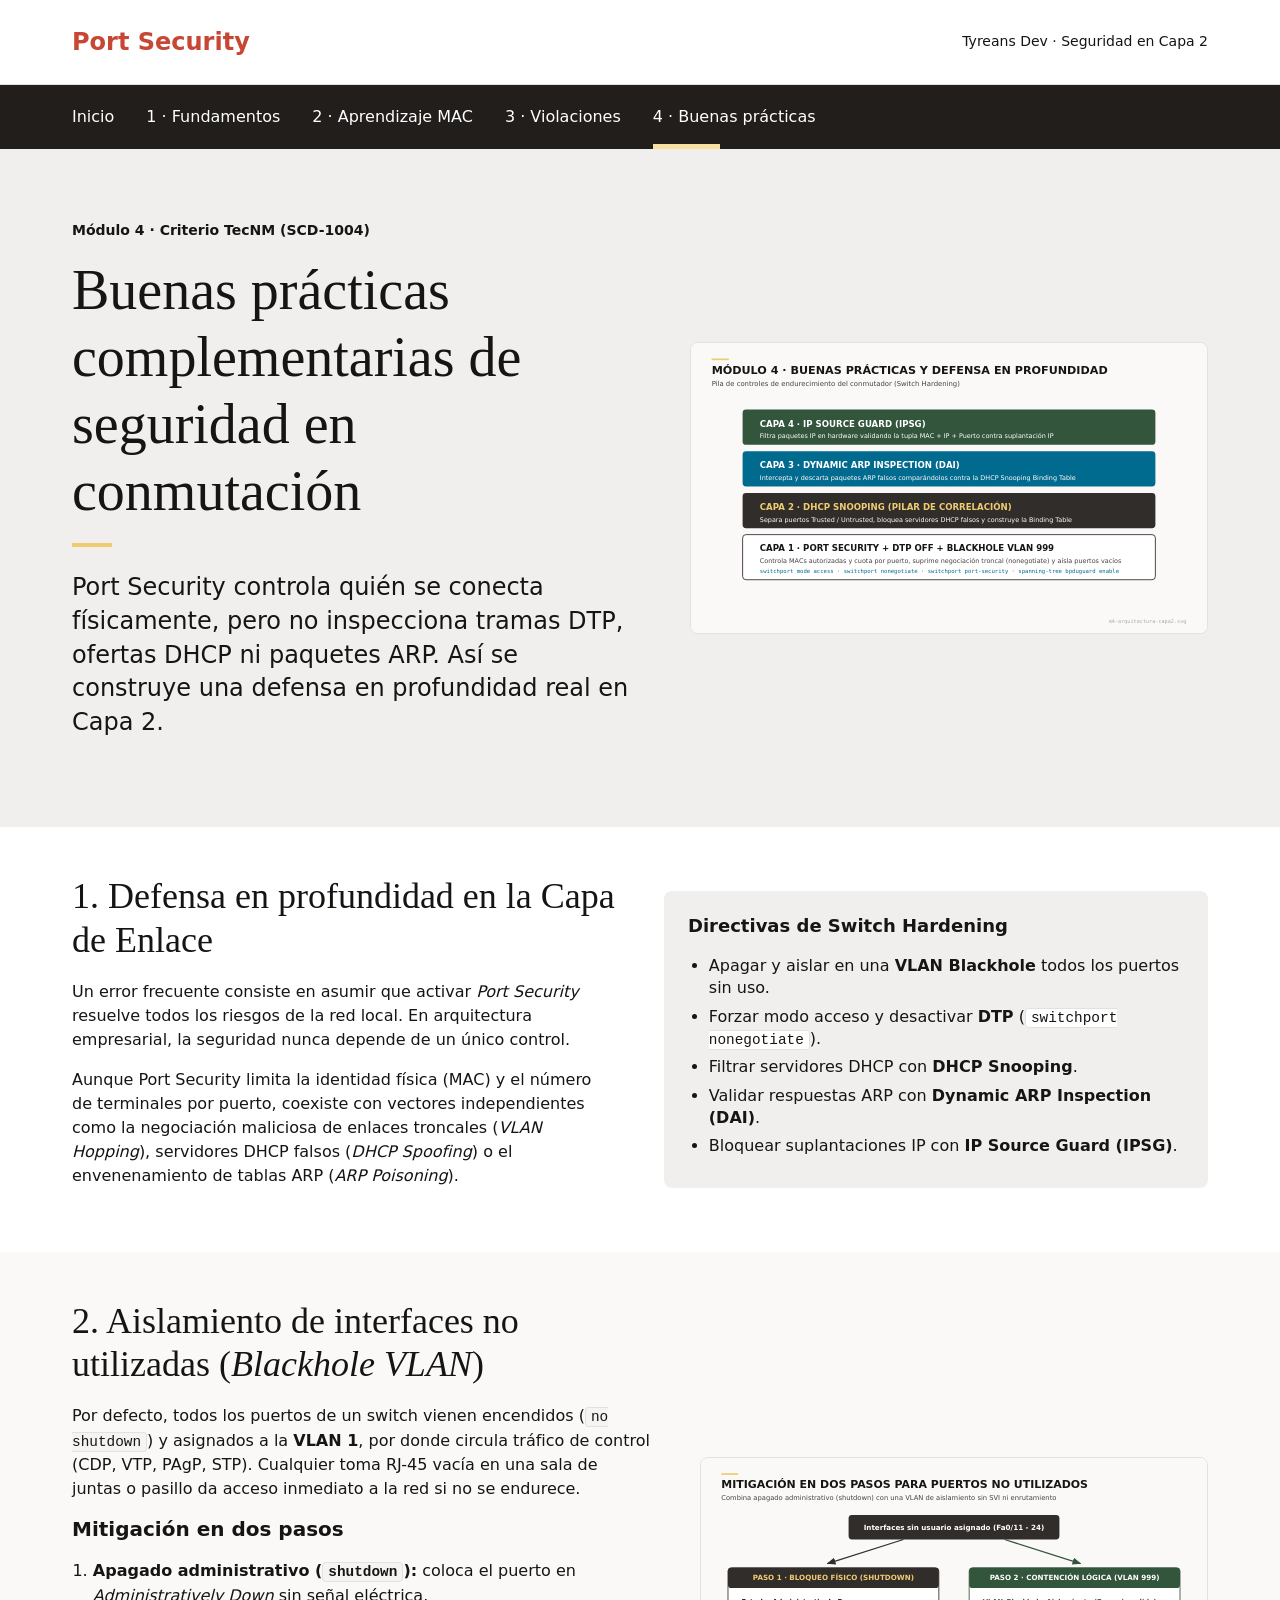
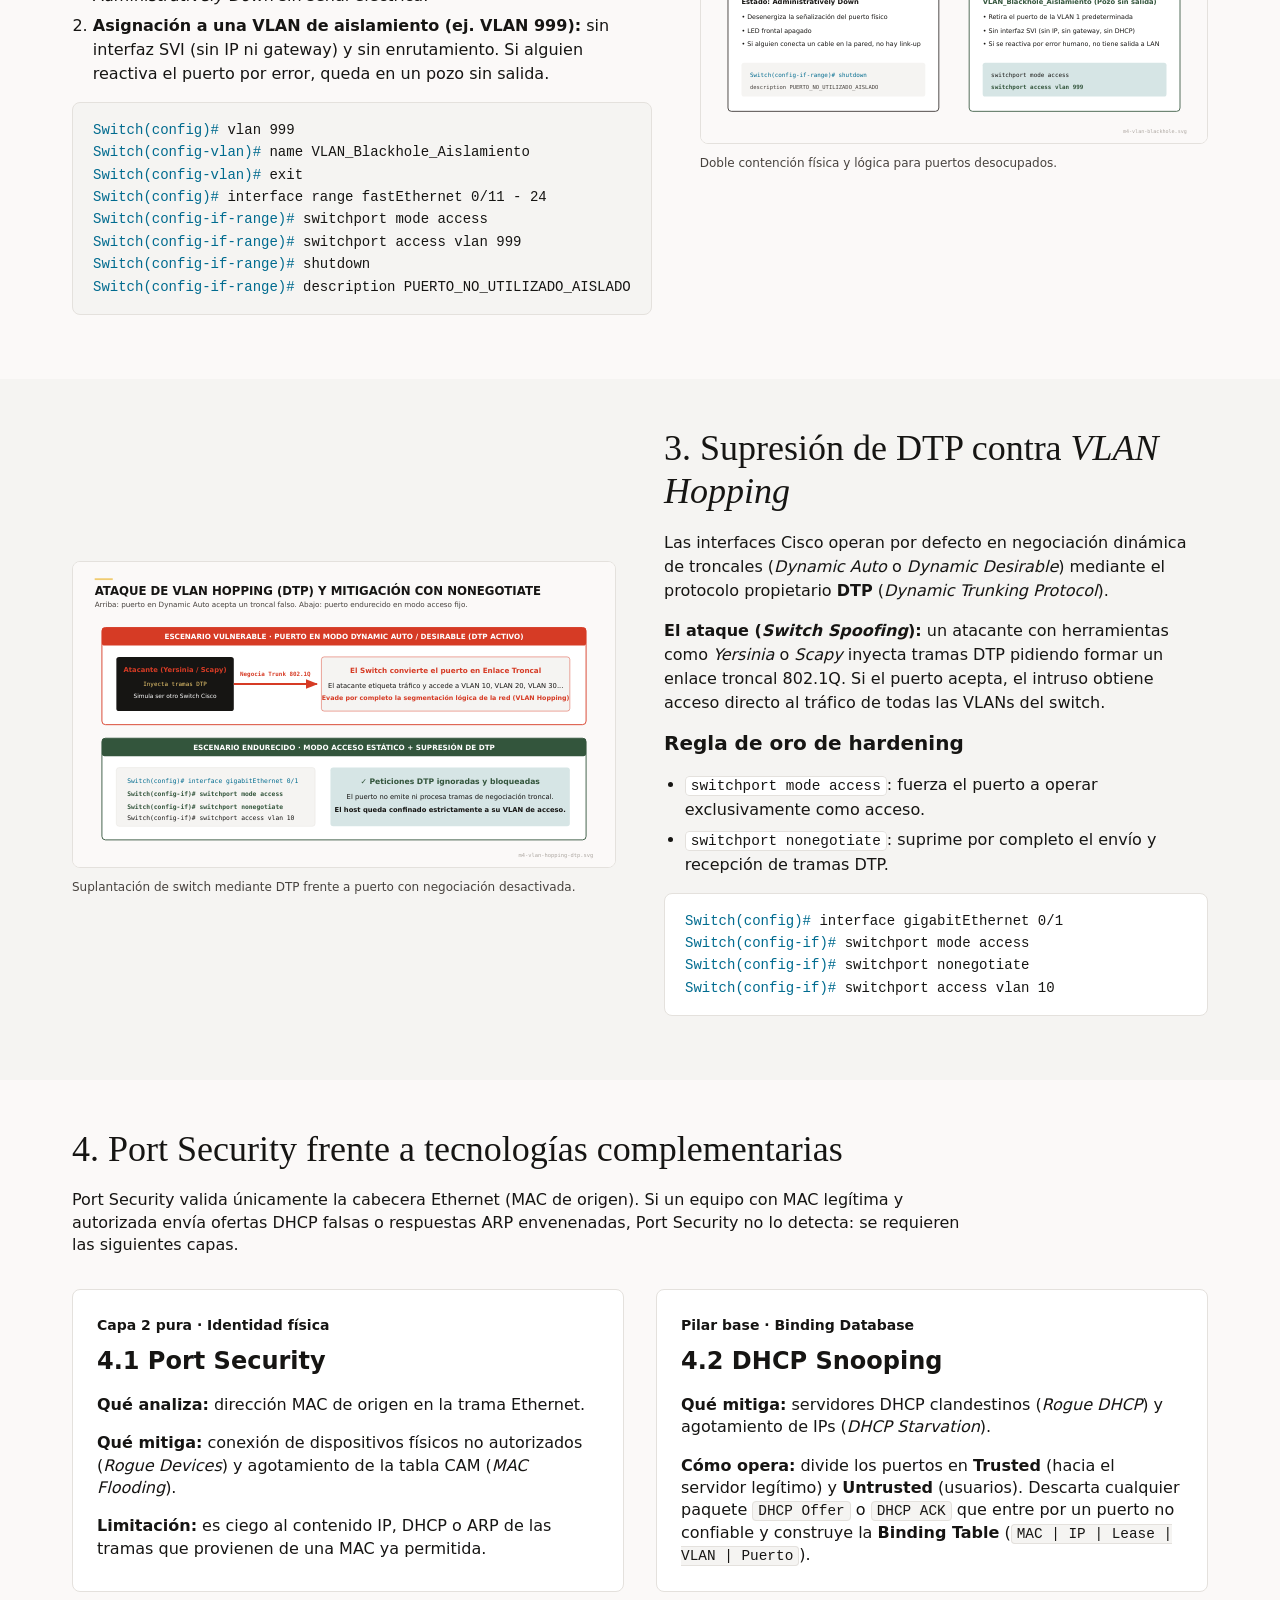
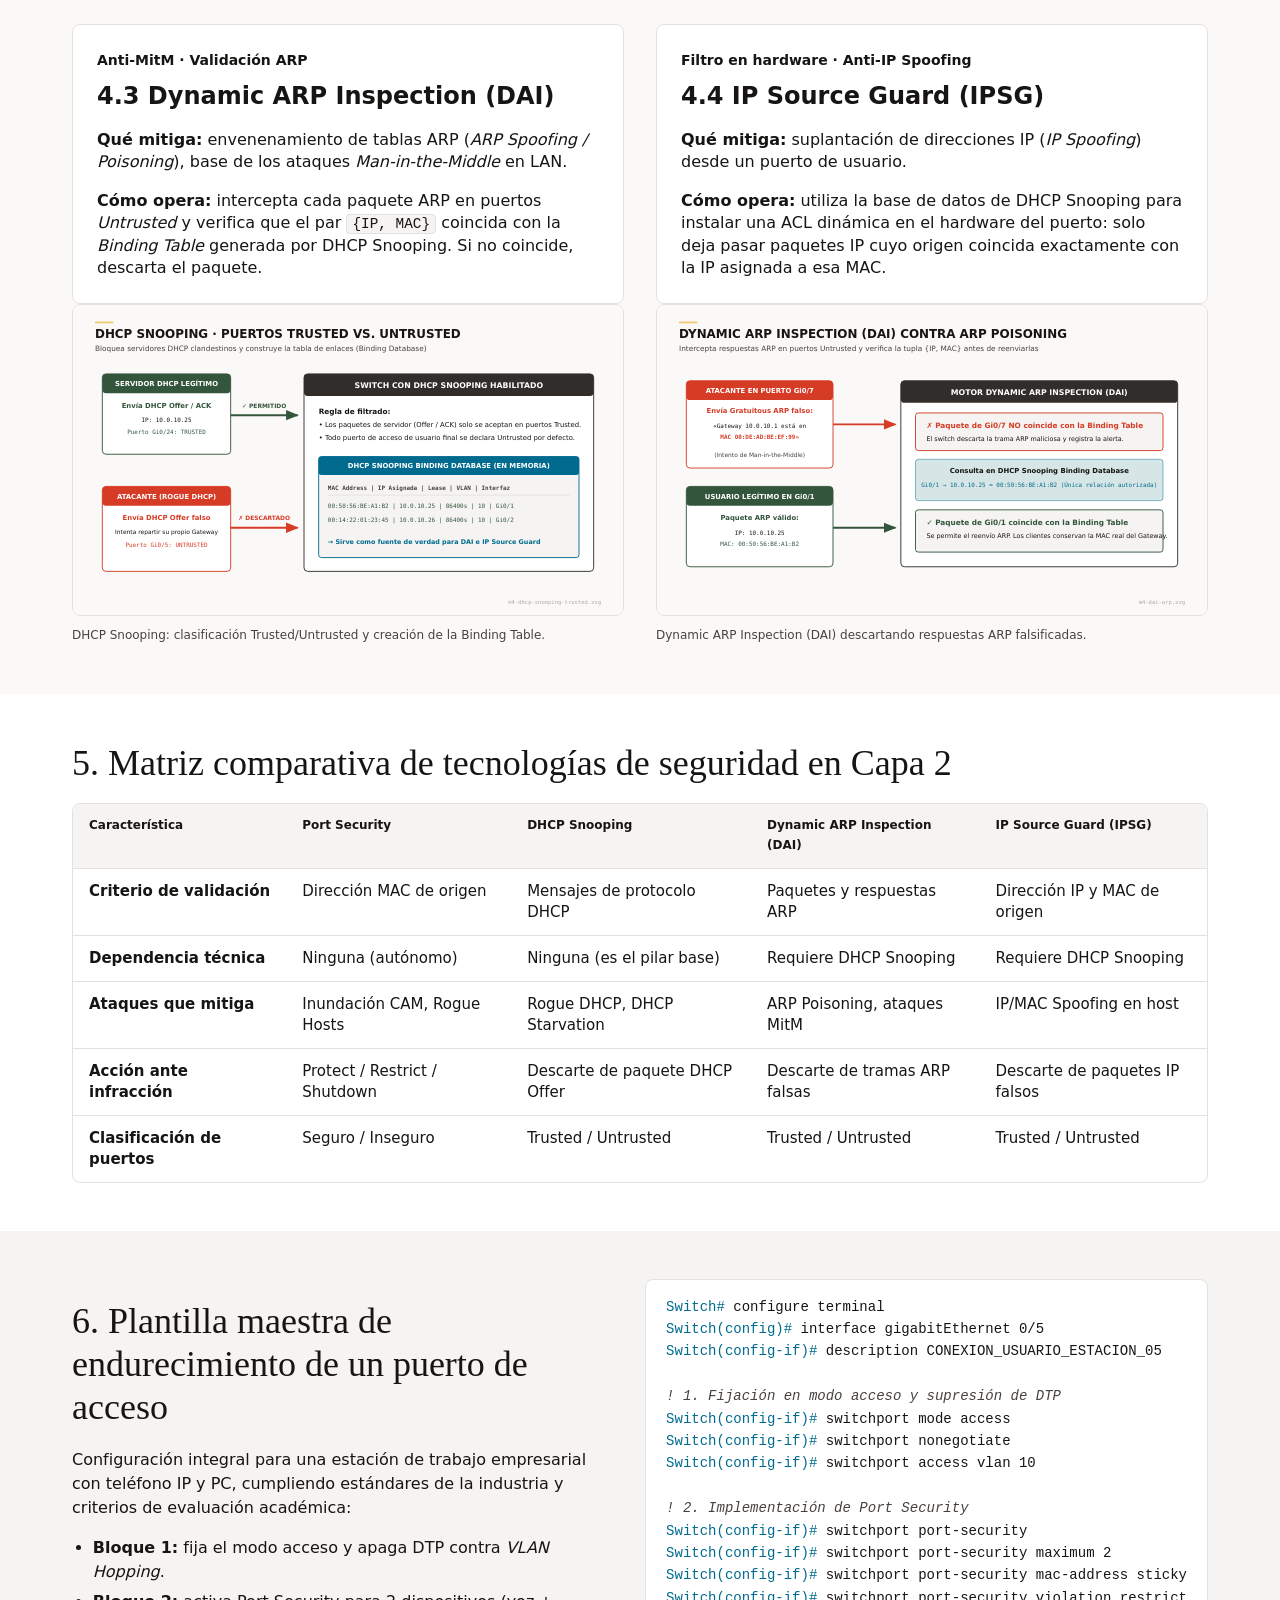
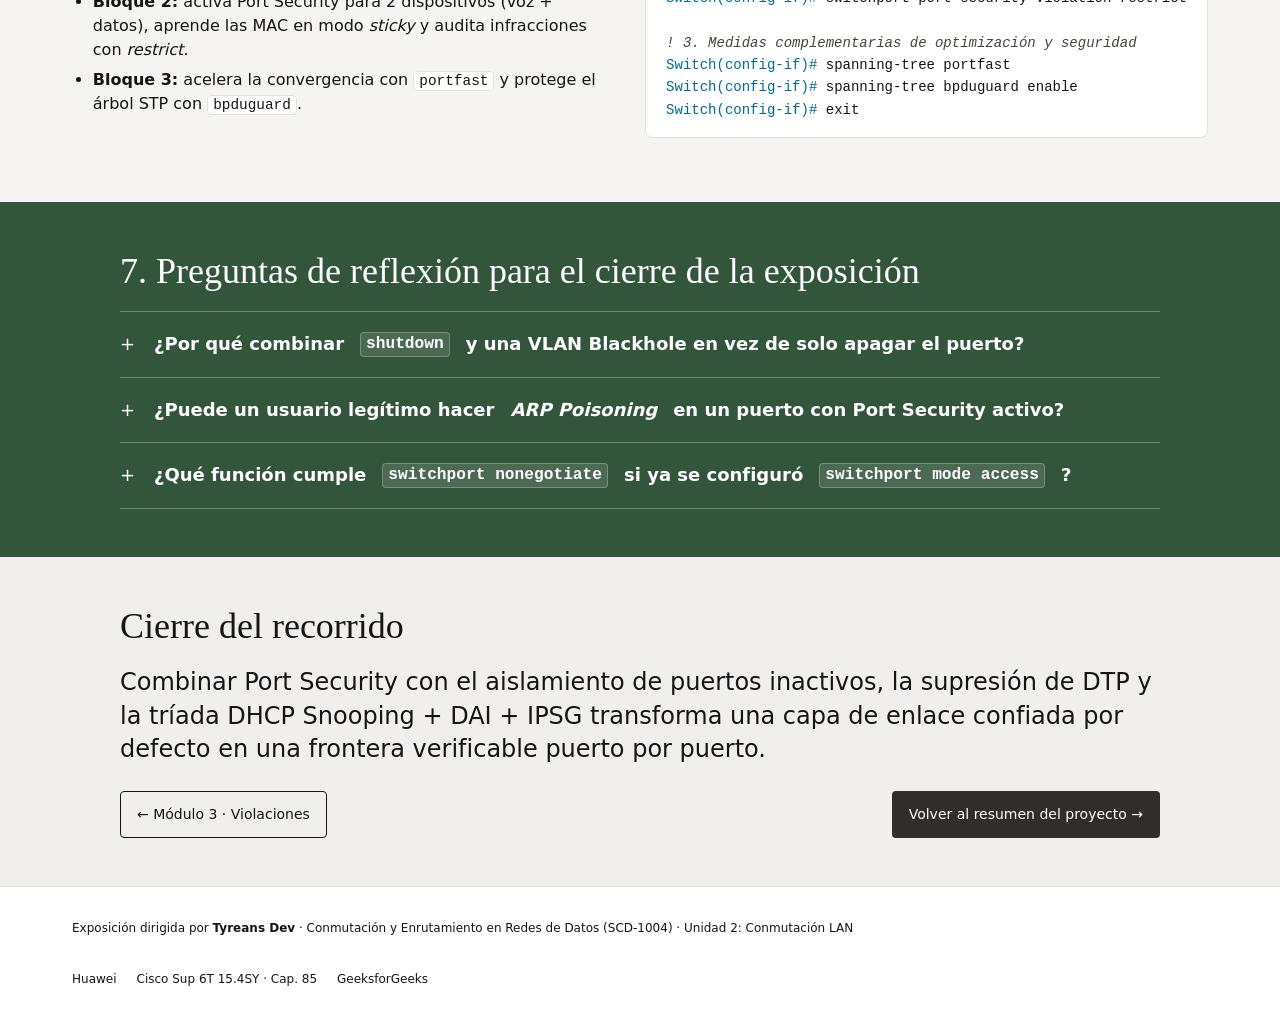
<file: modulo-4-buenas-practicas.html>
<!doctype html>
<html lang="es-MX">
<head>
  <meta charset="utf-8">
  <meta name="viewport" content="width=device-width, initial-scale=1">
  <!-- TODO(security): frame-ancestors, X-Frame-Options y X-Content-Type-Options no se pueden declarar en <meta>; configúralos como cabeceras HTTP si el sitio se publica en un hosting. -->
  <!-- TODO(security): Google Fonts no admite SRI (la hoja cambia según el navegador). Se acepta porque solo entrega CSS y fuentes, nunca scripts. -->
  <meta http-equiv="Content-Security-Policy" content="default-src 'self'; script-src 'self'; style-src 'self' https://fonts.googleapis.com; font-src https://fonts.gstatic.com; img-src 'self'; manifest-src 'self'; worker-src 'self'; connect-src 'self'; object-src 'none'; base-uri 'self'; form-action 'none'">
  <meta name="referrer" content="strict-origin-when-cross-origin">
  <meta name="description" content="Módulo 4: buenas prácticas complementarias de seguridad en conmutación. VLAN Blackhole, supresión de DTP, DHCP Snooping, DAI, IPSG y plantilla maestra de hardening.">
  <meta name="theme-color" content="#211e1c">
  <title>Módulo 4 · Buenas prácticas complementarias · Port Security</title>
  <link rel="manifest" href="manifest.webmanifest">
  <link rel="icon" href="assets/img/icon.svg" type="image/svg+xml">
  <link rel="preconnect" href="https://fonts.googleapis.com">
  <link rel="preconnect" href="https://fonts.gstatic.com" crossorigin>
  <link rel="stylesheet" href="https://fonts.googleapis.com/css2?family=Inter:wght@300..800&amp;family=JetBrains+Mono:wght@400;600&amp;display=swap">
  <link rel="stylesheet" href="assets/css/styles.css">
  <script src="assets/js/sw-register.js" defer></script>
</head>
<body>
  <a class="skip-link" href="#contenido">Saltar al contenido</a>

  <header class="masthead">
    <div class="container">
      <a class="wordmark" href="index.html">Port Security</a>
      <span class="masthead__meta">Tyreans Dev · Seguridad en Capa 2</span>
    </div>
  </header>

  <nav class="subnav" aria-label="Módulos">
    <div class="container">
      <ul>
        <li><a href="index.html">Inicio</a></li>
        <li><a href="modulo-1-fundamentos.html">1 · Fundamentos</a></li>
        <li><a href="modulo-2-aprendizaje.html">2 · Aprendizaje MAC</a></li>
        <li><a href="modulo-3-violaciones.html">3 · Violaciones</a></li>
        <li><a href="modulo-4-buenas-practicas.html" aria-current="page">4 · Buenas prácticas</a></li>
      </ul>
    </div>
  </nav>

  <main id="contenido">
    <section class="hero">
      <div class="container hero__grid">
        <div>
          <p class="hero__kicker">Módulo 4 · Criterio TecNM (SCD-1004)</p>
          <h1 class="display-serif-xl">Buenas prácticas complementarias de seguridad en conmutación</h1>
          <hr class="eyebrow-rule">
          <p class="lead">Port Security controla quién se conecta físicamente, pero no inspecciona tramas DTP, ofertas DHCP ni paquetes ARP. Así se construye una defensa en profundidad real en Capa 2.</p>
        </div>
        <figure class="figure">
          <img src="assets/img/m4-arquitectura-capa2.svg" width="1200" height="675" alt="Arquitectura de defensa en Capa 2: Port Security, DHCP Snooping, Dynamic ARP Inspection e IP Source Guard.">
        </figure>
      </div>
    </section>

    <!-- 1. Filosofía de Defensa en Profundidad -->
    <section class="band band--white">
      <div class="container">
        <div class="split">
          <div class="prose">
            <h2 class="display-serif-md">1. Defensa en profundidad en la Capa de Enlace</h2>
            <p>Un error frecuente consiste en asumir que activar <em>Port Security</em> resuelve todos los riesgos de la red local. En arquitectura empresarial, la seguridad nunca depende de un único control.</p>
            <p>Aunque Port Security limita la identidad física (MAC) y el número de terminales por puerto, coexiste con vectores independientes como la negociación maliciosa de enlaces troncales (<em>VLAN Hopping</em>), servidores DHCP falsos (<em>DHCP Spoofing</em>) o el envenenamiento de tablas ARP (<em>ARP Poisoning</em>).</p>
          </div>
          <div class="card card--warm">
            <h3 class="heading-sm">Directivas de Switch Hardening</h3>
            <ul>
              <li>Apagar y aislar en una <strong>VLAN Blackhole</strong> todos los puertos sin uso.</li>
              <li>Forzar modo acceso y desactivar <strong>DTP</strong> (<code>switchport nonegotiate</code>).</li>
              <li>Filtrar servidores DHCP con <strong>DHCP Snooping</strong>.</li>
              <li>Validar respuestas ARP con <strong>Dynamic ARP Inspection (DAI)</strong>.</li>
              <li>Bloquear suplantaciones IP con <strong>IP Source Guard (IPSG)</strong>.</li>
            </ul>
          </div>
        </div>
      </div>
    </section>

    <!-- 2. Interfaces no utilizadas y VLAN Blackhole -->
    <section class="band band--soft">
      <div class="container">
        <div class="split">
          <div class="prose">
            <h2 class="display-serif-md">2. Aislamiento de interfaces no utilizadas (<em>Blackhole VLAN</em>)</h2>
            <p>Por defecto, todos los puertos de un switch vienen encendidos (<code>no shutdown</code>) y asignados a la <strong>VLAN 1</strong>, por donde circula tráfico de control (CDP, VTP, PAgP, STP). Cualquier toma RJ-45 vacía en una sala de juntas o pasillo da acceso inmediato a la red si no se endurece.</p>
            <h3 class="heading-md">Mitigación en dos pasos</h3>
            <ol>
              <li><strong>Apagado administrativo (<code>shutdown</code>):</strong> coloca el puerto en <em>Administratively Down</em> sin señal eléctrica.</li>
              <li><strong>Asignación a una VLAN de aislamiento (ej. VLAN 999):</strong> sin interfaz SVI (sin IP ni gateway) y sin enrutamiento. Si alguien reactiva el puerto por error, queda en un pozo sin salida.</li>
            </ol>
            <pre class="cli"><code><span class="p">Switch(config)#</span> vlan 999
<span class="p">Switch(config-vlan)#</span> name VLAN_Blackhole_Aislamiento
<span class="p">Switch(config-vlan)#</span> exit
<span class="p">Switch(config)#</span> interface range fastEthernet 0/11 - 24
<span class="p">Switch(config-if-range)#</span> switchport mode access
<span class="p">Switch(config-if-range)#</span> switchport access vlan 999
<span class="p">Switch(config-if-range)#</span> shutdown
<span class="p">Switch(config-if-range)#</span> description PUERTO_NO_UTILIZADO_AISLADO</code></pre>
          </div>
          <figure class="figure">
            <img src="assets/img/m4-vlan-blackhole.svg" width="1200" height="675" alt="Mitigación en dos pasos para puertos no asignados: paso 1 bloqueo físico con shutdown y paso 2 contención lógica en la VLAN 999 Blackhole sin SVI ni gateway.">
            <figcaption>Doble contención física y lógica para puertos desocupados.</figcaption>
          </figure>
        </div>
      </div>
    </section>

    <!-- 3. DTP y VLAN Hopping -->
    <section class="band band--tint">
      <div class="container">
        <div class="split">
          <figure class="figure">
            <img src="assets/img/m4-vlan-hopping-dtp.svg" width="1200" height="675" alt="Atacante con Yersinia enviando tramas DTP para negociar un enlace troncal 802.1Q y acceder a todas las VLANs, frente a un puerto endurecido con mode access y nonegotiate.">
            <figcaption>Suplantación de switch mediante DTP frente a puerto con negociación desactivada.</figcaption>
          </figure>
          <div class="prose">
            <h2 class="display-serif-md">3. Supresión de DTP contra <em>VLAN Hopping</em></h2>
            <p>Las interfaces Cisco operan por defecto en negociación dinámica de troncales (<em>Dynamic Auto</em> o <em>Dynamic Desirable</em>) mediante el protocolo propietario <strong>DTP</strong> (<em>Dynamic Trunking Protocol</em>).</p>
            <p><strong>El ataque (<em>Switch Spoofing</em>):</strong> un atacante con herramientas como <em>Yersinia</em> o <em>Scapy</em> inyecta tramas DTP pidiendo formar un enlace troncal 802.1Q. Si el puerto acepta, el intruso obtiene acceso directo al tráfico de todas las VLANs del switch.</p>
            <h3 class="heading-md">Regla de oro de hardening</h3>
            <ul>
              <li><code>switchport mode access</code>: fuerza el puerto a operar exclusivamente como acceso.</li>
              <li><code>switchport nonegotiate</code>: suprime por completo el envío y recepción de tramas DTP.</li>
            </ul>
            <pre class="cli"><code><span class="p">Switch(config)#</span> interface gigabitEthernet 0/1
<span class="p">Switch(config-if)#</span> switchport mode access
<span class="p">Switch(config-if)#</span> switchport nonegotiate
<span class="p">Switch(config-if)#</span> switchport access vlan 10</code></pre>
          </div>
        </div>
      </div>
    </section>

    <!-- 4. Tecnologías complementarias -->
    <section class="band band--soft">
      <div class="container">
        <div class="section-intro">
          <h2 class="display-serif-md">4. Port Security frente a tecnologías complementarias</h2>
          <p>Port Security valida únicamente la cabecera Ethernet (MAC de origen). Si un equipo con MAC legítima y autorizada envía ofertas DHCP falsas o respuestas ARP envenenadas, Port Security no lo detecta: se requieren las siguientes capas.</p>
        </div>

        <div class="grid grid--2" style="margin-bottom: var(--s-xxxl);">
          <article class="card card--line">
            <span class="card__tag">Capa 2 pura · Identidad física</span>
            <h3 class="heading-lg">4.1 Port Security</h3>
            <p><strong>Qué analiza:</strong> dirección MAC de origen en la trama Ethernet.</p>
            <p><strong>Qué mitiga:</strong> conexión de dispositivos físicos no autorizados (<em>Rogue Devices</em>) y agotamiento de la tabla CAM (<em>MAC Flooding</em>).</p>
            <p><strong>Limitación:</strong> es ciego al contenido IP, DHCP o ARP de las tramas que provienen de una MAC ya permitida.</p>
          </article>

          <article class="card card--line">
            <span class="card__tag">Pilar base · Binding Database</span>
            <h3 class="heading-lg">4.2 DHCP Snooping</h3>
            <p><strong>Qué mitiga:</strong> servidores DHCP clandestinos (<em>Rogue DHCP</em>) y agotamiento de IPs (<em>DHCP Starvation</em>).</p>
            <p><strong>Cómo opera:</strong> divide los puertos en <strong>Trusted</strong> (hacia el servidor legítimo) y <strong>Untrusted</strong> (usuarios). Descarta cualquier paquete <code>DHCP Offer</code> o <code>DHCP ACK</code> que entre por un puerto no confiable y construye la <strong>Binding Table</strong> (<code>MAC | IP | Lease | VLAN | Puerto</code>).</p>
          </article>

          <article class="card card--line">
            <span class="card__tag">Anti-MitM · Validación ARP</span>
            <h3 class="heading-lg">4.3 Dynamic ARP Inspection (DAI)</h3>
            <p><strong>Qué mitiga:</strong> envenenamiento de tablas ARP (<em>ARP Spoofing / Poisoning</em>), base de los ataques <em>Man-in-the-Middle</em> en LAN.</p>
            <p><strong>Cómo opera:</strong> intercepta cada paquete ARP en puertos <em>Untrusted</em> y verifica que el par <code>{IP, MAC}</code> coincida con la <em>Binding Table</em> generada por DHCP Snooping. Si no coincide, descarta el paquete.</p>
          </article>

          <article class="card card--line">
            <span class="card__tag">Filtro en hardware · Anti-IP Spoofing</span>
            <h3 class="heading-lg">4.4 IP Source Guard (IPSG)</h3>
            <p><strong>Qué mitiga:</strong> suplantación de direcciones IP (<em>IP Spoofing</em>) desde un puerto de usuario.</p>
            <p><strong>Cómo opera:</strong> utiliza la base de datos de DHCP Snooping para instalar una ACL dinámica en el hardware del puerto: solo deja pasar paquetes IP cuyo origen coincida exactamente con la IP asignada a esa MAC.</p>
          </article>
        </div>

        <div class="grid grid--2">
          <figure class="figure">
            <img src="assets/img/m4-dhcp-snooping-trusted.svg" width="1200" height="675" alt="Switch con DHCP Snooping: el puerto Trusted permite DHCP Offer del servidor legítimo, mientras el puerto Untrusted bloquea un servidor DHCP falso y registra la Binding Table.">
            <figcaption>DHCP Snooping: clasificación Trusted/Untrusted y creación de la Binding Table.</figcaption>
          </figure>
          <figure class="figure">
            <img src="assets/img/m4-dai-arp.svg" width="1200" height="675" alt="Dynamic ARP Inspection: el switch compara un paquete ARP falso contra la tabla de DHCP Snooping y lo descarta antes de que envenene a los hosts.">
            <figcaption>Dynamic ARP Inspection (DAI) descartando respuestas ARP falsificadas.</figcaption>
          </figure>
        </div>
      </div>
    </section>

    <!-- 5. Matriz comparativa -->
    <section class="band band--white">
      <div class="container">
        <h2 class="display-serif-md">5. Matriz comparativa de tecnologías de seguridad en Capa 2</h2>
        <div class="table-wrap">
          <table>
            <thead>
              <tr>
                <th scope="col">Característica</th>
                <th scope="col">Port Security</th>
                <th scope="col">DHCP Snooping</th>
                <th scope="col">Dynamic ARP Inspection (DAI)</th>
                <th scope="col">IP Source Guard (IPSG)</th>
              </tr>
            </thead>
            <tbody>
              <tr><th scope="row">Criterio de validación</th><td>Dirección MAC de origen</td><td>Mensajes de protocolo DHCP</td><td>Paquetes y respuestas ARP</td><td>Dirección IP y MAC de origen</td></tr>
              <tr><th scope="row">Dependencia técnica</th><td>Ninguna (autónomo)</td><td>Ninguna (es el pilar base)</td><td>Requiere DHCP Snooping</td><td>Requiere DHCP Snooping</td></tr>
              <tr><th scope="row">Ataques que mitiga</th><td>Inundación CAM, Rogue Hosts</td><td>Rogue DHCP, DHCP Starvation</td><td>ARP Poisoning, ataques MitM</td><td>IP/MAC Spoofing en host</td></tr>
              <tr><th scope="row">Acción ante infracción</th><td>Protect / Restrict / Shutdown</td><td>Descarte de paquete DHCP Offer</td><td>Descarte de tramas ARP falsas</td><td>Descarte de paquetes IP falsos</td></tr>
              <tr><th scope="row">Clasificación de puertos</th><td>Seguro / Inseguro</td><td>Trusted / Untrusted</td><td>Trusted / Untrusted</td><td>Trusted / Untrusted</td></tr>
            </tbody>
          </table>
        </div>
      </div>
    </section>

    <!-- 6. Plantilla maestra de hardening -->
    <section class="band band--tint" id="plantilla-maestra">
      <div class="container">
        <div class="split">
          <div class="prose">
            <h2 class="display-serif-md">6. Plantilla maestra de endurecimiento de un puerto de acceso</h2>
            <p>Configuración integral para una estación de trabajo empresarial con teléfono IP y PC, cumpliendo estándares de la industria y criterios de evaluación académica:</p>
            <ul>
              <li><strong>Bloque 1:</strong> fija el modo acceso y apaga DTP contra <em>VLAN Hopping</em>.</li>
              <li><strong>Bloque 2:</strong> activa Port Security para 2 dispositivos (voz + datos), aprende las MAC en modo <em>sticky</em> y audita infracciones con <em>restrict</em>.</li>
              <li><strong>Bloque 3:</strong> acelera la convergencia con <code>portfast</code> y protege el árbol STP con <code>bpduguard</code>.</li>
            </ul>
          </div>
          <div>
            <pre class="cli"><code><span class="p">Switch#</span> configure terminal
<span class="p">Switch(config)#</span> interface gigabitEthernet 0/5
<span class="p">Switch(config-if)#</span> description CONEXION_USUARIO_ESTACION_05

<span class="c">! 1. Fijación en modo acceso y supresión de DTP</span>
<span class="p">Switch(config-if)#</span> switchport mode access
<span class="p">Switch(config-if)#</span> switchport nonegotiate
<span class="p">Switch(config-if)#</span> switchport access vlan 10

<span class="c">! 2. Implementación de Port Security</span>
<span class="p">Switch(config-if)#</span> switchport port-security
<span class="p">Switch(config-if)#</span> switchport port-security maximum 2
<span class="p">Switch(config-if)#</span> switchport port-security mac-address sticky
<span class="p">Switch(config-if)#</span> switchport port-security violation restrict

<span class="c">! 3. Medidas complementarias de optimización y seguridad</span>
<span class="p">Switch(config-if)#</span> spanning-tree portfast
<span class="p">Switch(config-if)#</span> spanning-tree bpduguard enable
<span class="p">Switch(config-if)#</span> exit</code></pre>
          </div>
        </div>
      </div>
    </section>

    <!-- 7. Preguntas de reflexión -->
    <section class="band band--forest">
      <div class="container container--narrow">
        <h2 class="display-serif-md">7. Preguntas de reflexión para el cierre de la exposición</h2>
        <details class="qa">
          <summary>¿Por qué combinar <code>shutdown</code> y una VLAN Blackhole en vez de solo apagar el puerto?</summary>
          <p class="qa__q">«Si un puerto ya está en shutdown, ¿qué aporta moverlo además a una VLAN 999 sin salida?»</p>
          <p class="qa__a"><strong>Respuesta sugerida:</strong> protege contra errores administrativos o scripts que ejecuten <code>no shutdown</code> por accidente. Si el puerto se reactiva, el intruso queda aislado en una VLAN sin SVI, sin DHCP, sin gateway y fuera de la VLAN 1.</p>
        </details>
        <details class="qa">
          <summary>¿Puede un usuario legítimo hacer <em>ARP Poisoning</em> en un puerto con Port Security activo?</summary>
          <p class="qa__q">«Un puerto tiene switchport port-security con maximum 1 y modo restrict. ¿Puede esa misma PC ejecutar un ataque de envenenamiento ARP?»</p>
          <p class="qa__a"><strong>Respuesta sugerida:</strong> sí. Como la trama sale con la dirección MAC legítima ya autorizada en el puerto, Port Security la da por válida. La falsificación va dentro del payload ARP, por lo que se necesita <strong>Dynamic ARP Inspection (DAI)</strong> para bloquearla.</p>
        </details>
        <details class="qa">
          <summary>¿Qué función cumple <code>switchport nonegotiate</code> si ya se configuró <code>switchport mode access</code>?</summary>
          <p class="qa__q">«Si el puerto ya fue declarado de acceso estático, ¿por qué añadir switchport nonegotiate?»</p>
          <p class="qa__a"><strong>Respuesta sugerida:</strong> garantiza que la interfaz deje de emitir tramas DTP por completo, evitando divulgar información de negociación y cerrando cualquier vector de consulta o manipulación de trunking.</p>
        </details>
      </div>
    </section>

    <!-- Cierre y retorno -->
    <section class="band band--warm">
      <div class="container container--narrow">
        <h2 class="display-serif-md">Cierre del recorrido</h2>
        <p class="lead">Combinar Port Security con el aislamiento de puertos inactivos, la supresión de DTP y la tríada DHCP Snooping + DAI + IPSG transforma una capa de enlace confiada por defecto en una frontera verificable puerto por puerto.</p>
        <div class="pager btn-row">
          <a class="btn btn--secondary" href="modulo-3-violaciones.html">← Módulo 3 · Violaciones</a>
          <a class="btn btn--primary" href="index.html">Volver al resumen del proyecto →</a>
        </div>
      </div>
    </section>
  </main>

  <footer class="footer">
    <div class="container">
      <p>Exposición dirigida por <strong>Tyreans Dev</strong> · Conmutación y Enrutamiento en Redes de Datos (SCD-1004) · Unidad 2: Conmutación LAN</p>
      <nav aria-label="Fuentes">
        <a href="https://info.support.huawei.com/info-finder/encyclopedia/en/Port+Security.html" rel="noopener">Huawei</a>
        <a href="https://www.cisco.com/c/en/us/td/docs/switches/lan/catalyst6500/ios/15-4SY/config_guide/sup6T/15_3_sy_swcg_6T/port_security.pdf" rel="noopener">Cisco Sup 6T 15.4SY · Cap. 85</a>
        <a href="https://www.geeksforgeeks.org/computer-networks/port-security-in-computer-network/" rel="noopener">GeeksforGeeks</a>
      </nav>
    </div>
  </footer>
</body>
</html>
</file>
<file: assets/css/styles.css>
/* ==========================================================================
   Port Security — Sistema visual basado en el análisis de diseño de Oracle
   (Context/oracle.md). Escalera neutra cálida, sin sombras ni degradados,
   rojo solo en el wordmark, acciones en charcoal, una regla dorada por página.
   ========================================================================== */

:root {
  /* Colores */
  --primary: #312d2a;
  --primary-pressed: #47423e;
  --on-primary: #ffffff;
  --brand-mark: #c74634;
  --ink: #161513;
  --ink-deep: #211e1c;
  --canvas: #ffffff;
  --canvas-soft: #fbf9f8;
  --canvas-tint: #f5f4f2;
  --canvas-warm: #f1efed;
  --hairline: #e4e1dd;
  --divider: #e9e7e4;
  --field-border: #d4cfca;
  --link: #006b8f;
  --accent-gold: #f0cc71;
  --accent-gold-soft: #f7e0a1;
  --band-teal: #d6e5e5;
  --band-forest: #33553c;
  --focus: #227e9e;
  --error: #d63b25;
  --disabled-ink: #aea8a2;

  /* Tipografía (Inter sustituye a Oracle Sans; Georgia no necesita sustituto) */
  --font-sans: "Inter", "Segoe UI", system-ui, -apple-system, sans-serif;
  --font-serif: Georgia, "Gelasio", "Times New Roman", serif;
  --font-mono: "JetBrains Mono", Consolas, "Courier New", monospace;

  /* Radios */
  --r-xs: 4px;
  --r-sm: 6px;
  --r-md: 8px;
  --r-lg: 12px;
  --r-xl: 15px;

  /* Espaciado */
  --s-xs: 10px;
  --s-sm: 12px;
  --s-md: 16px;
  --s-lg: 18px;
  --s-xl: 20px;
  --s-xxl: 24px;
  --s-xxxl: 32px;
  --s-section: 48px;
  --s-gutter: 72px;
}

/* ---------- Reset mínimo ---------- */
*, *::before, *::after { box-sizing: border-box; }
html { scroll-behavior: smooth; -webkit-text-size-adjust: 100%; }
body {
  margin: 0;
  background: var(--canvas);
  color: var(--ink);
  font-family: var(--font-sans);
  font-size: 16px;
  font-weight: 400;
  line-height: 1.4;
  letter-spacing: 0;
}
img { max-width: 100%; height: auto; display: block; }
h1, h2, h3, h4 { margin: 0 0 var(--s-lg); line-height: 1.2; letter-spacing: 0; }
p { margin: 0 0 var(--s-md); }
ul, ol { margin: 0 0 var(--s-md); padding-left: 1.3em; }
li { margin-bottom: 6px; }
strong { font-weight: 700; }

a { color: var(--link); text-decoration: none; }
a:hover { text-decoration: underline; }
:focus-visible { outline: 2px solid var(--focus); outline-offset: 2px; }

.skip-link {
  position: absolute; left: -9999px; top: 0;
  background: var(--primary); color: var(--on-primary); padding: 10px 16px; z-index: 100;
}
.skip-link:focus { left: 16px; top: 16px; }

/* ---------- Contenedor ---------- */
.container {
  width: 100%;
  max-width: calc(1600px + 2 * var(--s-gutter));
  margin: 0 auto;
  padding: 0 var(--s-gutter);
}
.container--narrow { max-width: calc(1040px + 2 * var(--s-gutter)); }

/* ---------- Masthead ---------- */
.masthead {
  background: var(--canvas);
  min-height: 85px;
  display: flex;
  align-items: center;
  border-bottom: 1px solid var(--hairline);
}
.masthead .container { display: flex; align-items: center; justify-content: space-between; gap: var(--s-xxl); flex-wrap: wrap; }
.wordmark {
  color: var(--brand-mark);
  font-size: 24px;
  font-weight: 800;
  line-height: 1.2;
  text-decoration: none;
}
.wordmark:hover { text-decoration: none; }
.masthead__meta { font-size: 14px; font-weight: 500; color: var(--ink); }

/* ---------- Sub-navegación de producto (oscura, fija) ---------- */
.subnav {
  position: sticky; top: 0; z-index: 50;
  background: var(--ink-deep);
  height: 64px;
}
.subnav ul {
  list-style: none; margin: 0; padding: 0;
  display: flex; height: 64px; gap: var(--s-xxxl);
  overflow-x: auto; scrollbar-width: none;
}
.subnav ul::-webkit-scrollbar { display: none; }
.subnav li { margin: 0; flex: 0 0 auto; }
.subnav a {
  position: relative; display: flex; align-items: center; height: 64px;
  color: var(--on-primary); font-size: 16px; white-space: nowrap;
}
.subnav a:hover { text-decoration: none; opacity: .85; }
.subnav a[aria-current="page"]::after {
  content: ""; position: absolute; left: 0; bottom: 0;
  width: 67px; height: 5px; background: var(--accent-gold-soft);
}

/* ---------- Bandas (todas a sangre, esquinas rectas, 48px) ---------- */
.band { padding: var(--s-section) 0; }
.band--white { background: var(--canvas); }
.band--soft { background: var(--canvas-soft); }
.band--tint { background: var(--canvas-tint); }
.band--warm { background: var(--canvas-warm); }
.band--teal { background: var(--band-teal); }
.band--forest { background: var(--band-forest); color: var(--on-primary); }
.band--forest a { color: var(--on-primary); text-decoration: underline; }

/* ---------- Hero ---------- */
.hero { background: var(--canvas-warm); padding: calc(var(--s-section) * 1.5) 0; }
.hero__grid { display: grid; grid-template-columns: 1.1fr 1fr; gap: var(--s-section); align-items: center; }
.hero__kicker { font-size: 14px; font-weight: 600; margin-bottom: var(--s-md); }
.eyebrow-rule { width: 40px; height: 4px; background: var(--accent-gold); margin: 0 0 var(--s-xxl); border: 0; }

/* ---------- Tipografía de display ---------- */
/* Plantilla «product page» (módulos): Georgia */
.display-serif-xl { font-family: var(--font-serif); font-size: 56px; font-weight: 400; line-height: 1.2; }
.display-serif-lg { font-family: var(--font-serif); font-size: 40px; font-weight: 400; line-height: 1.2; }
.display-serif-md { font-family: var(--font-serif); font-size: 36px; font-weight: 400; line-height: 1.2; }
/* Plantilla «corporate index»: sans ligera */
.display-sans-lg { font-size: 40px; font-weight: 300; line-height: 1.3; }
.display-sans-md { font-size: 32px; font-weight: 300; line-height: 1.375; }

.heading-xl { font-size: 28px; font-weight: 800; }
.heading-lg { font-size: 24px; font-weight: 800; }
.heading-md { font-size: 20px; font-weight: 800; }
.heading-sm { font-size: 18px; font-weight: 800; }
.heading-card { font-size: 24px; font-weight: 600; line-height: 1.33; }
.lead { font-size: 24px; font-weight: 400; line-height: 1.4; }
.caption { font-size: 12px; line-height: 1.66; }
.section-intro { max-width: 900px; margin-bottom: var(--s-xxxl); }
.prose { max-width: 900px; }
.prose p, .prose li { line-height: 1.5; }

/* Página índice: texto corrido al peso base declarado (350) */
.page-index { font-weight: 350; }
.page-index p { line-height: 1.5; }

/* ---------- Rejillas ---------- */
.grid { display: grid; gap: var(--s-xxxl); }
.grid--2 { grid-template-columns: repeat(2, minmax(0, 1fr)); }
.grid--3 { grid-template-columns: repeat(3, minmax(0, 1fr)); }
.grid--4 { grid-template-columns: repeat(4, minmax(0, 1fr)); }
.split { display: grid; grid-template-columns: 1fr 1fr; gap: var(--s-section); align-items: center; }
.split + .split { margin-top: var(--s-section); }
.stack > * + * { margin-top: var(--s-xxxl); }

/* ---------- Botones (4px, 14/16 de padding para objetivo táctil de 45px) ---------- */
.btn {
  display: inline-flex; align-items: center; gap: 8px;
  padding: 14px 16px; border-radius: var(--r-xs);
  font-family: var(--font-sans); font-size: 14px; font-weight: 500; line-height: 1.2;
  border: 1px solid transparent; cursor: pointer; text-decoration: none;
}
.btn:hover { text-decoration: none; }
.btn--primary { background: var(--primary); color: var(--on-primary); }
.btn--primary:hover, .btn--primary:active { background: var(--primary-pressed); }
.btn--secondary { background: transparent; color: var(--ink); border-color: var(--ink); }
.btn--secondary:hover { background: rgba(22, 21, 19, .08); }
.btn--inverse { background: var(--canvas); color: var(--ink); }
.btn--secondary-inverse { background: transparent; color: var(--on-primary); border-color: var(--on-primary); }
.btn-row { display: flex; gap: var(--s-md); flex-wrap: wrap; margin-top: var(--s-xxl); }

/* ---------- Tarjetas ---------- */
.card { background: var(--canvas); border-radius: var(--r-md); padding: var(--s-xxl); }
.card--warm { background: var(--canvas-warm); }
.card--line { border: 1px solid var(--hairline); }
.card--dark { background: var(--primary); color: var(--on-primary); }
.card > :last-child { margin-bottom: 0; }
.card__tag { display: inline-block; font-size: 14px; font-weight: 600; margin-bottom: var(--s-sm); }

/* content-card del índice (radio 15px) */
.content-card {
  background: var(--canvas); border-radius: var(--r-xl); padding: var(--s-xxxl);
  display: flex; flex-direction: column;
}
.content-card .figure { margin-bottom: var(--s-xxl); }
.content-card .btn-row { margin-top: auto; padding-top: var(--s-md); }
.stat-panel { background: var(--canvas-warm); border-radius: var(--r-xl); padding: var(--s-xl); }
.stat-panel ul { list-style: none; padding: 0; margin: 0; }
.stat-panel li { display: flex; gap: var(--s-md); align-items: baseline; padding: 10px 0; border-bottom: 1px solid var(--hairline); margin: 0; }
.stat-panel li:last-child { border-bottom: 0; }
.stat-panel strong { font-size: 24px; font-weight: 800; min-width: 7.5em; }

/* nav-tiles (fila de entrada del índice) */
.tiles { display: grid; grid-template-columns: repeat(4, minmax(0, 1fr)); gap: var(--s-md); }
.nav-tile {
  display: flex; flex-direction: column; gap: 4px;
  background: var(--canvas); color: var(--ink);
  border: 1px solid var(--hairline); border-radius: var(--r-lg);
  padding: var(--s-md); font-size: 14px; font-weight: 600; line-height: 1.43;
}
.nav-tile:hover { text-decoration: none; border-color: var(--field-border); }
.nav-tile span { font-weight: 400; color: var(--primary-pressed); }

/* ---------- Figuras / media-frame ---------- */
.figure { margin: 0; }
.figure img { width: 100%; border-radius: var(--r-md); background: var(--canvas); border: 1px solid var(--hairline); }
.figure--xl img { border-radius: var(--r-xl); }
.figure figcaption { font-size: 12px; line-height: 1.66; margin-top: var(--s-xs); color: var(--primary-pressed); }

/* ---------- Código / CLI ---------- */
code {
  font-family: var(--font-mono); font-size: .9em;
  background: var(--canvas-tint); border: 1px solid var(--hairline);
  border-radius: var(--r-xs); padding: 1px 5px;
}
.band--tint code, .band--warm code, .card--warm code { background: var(--canvas); }
.band--forest code { background: rgba(255, 255, 255, .12); border-color: rgba(255, 255, 255, .25); color: var(--on-primary); }
pre.cli {
  margin: 0 0 var(--s-md);
  font-family: var(--font-mono); font-size: 14px; line-height: 1.6;
  background: var(--canvas-tint); color: var(--ink);
  border: 1px solid var(--hairline); border-radius: var(--r-md);
  padding: var(--s-md) var(--s-xl); overflow-x: auto; white-space: pre;
}
.band--tint pre.cli, .band--warm pre.cli { background: var(--canvas); }
pre.cli code { background: none; border: 0; padding: 0; font-size: inherit; }
pre.cli .c { color: var(--primary-pressed); font-style: italic; }   /* comentario */
pre.cli .p { color: var(--link); }                                  /* prompt */
pre.cli .hl { background: var(--accent-gold-soft); }               /* resaltado */
.cli-label { font-size: 14px; font-weight: 600; margin: var(--s-xl) 0 var(--s-xs); }

/* ---------- Tablas (ex-data-table-cell) ---------- */
.table-wrap { overflow-x: auto; border: 1px solid var(--hairline); border-radius: var(--r-md); background: var(--canvas); }
table { width: 100%; border-collapse: collapse; font-size: 15px; }
th, td { text-align: left; vertical-align: top; padding: var(--s-sm) var(--s-md); border-bottom: 1px solid var(--hairline); }
thead th { background: var(--canvas-tint); font-size: 12px; font-weight: 700; line-height: 1.66; text-transform: none; }
tbody tr:last-child td, tbody tr:last-child th { border-bottom: 0; }
tbody th { font-weight: 700; }
.yes { color: var(--band-forest); font-weight: 700; }
.no { color: var(--error); font-weight: 700; }

/* ---------- Cita (banda teal) ---------- */
.quote {
  margin: 0; max-width: 1040px;
  font-family: var(--font-serif); font-size: 28px; line-height: 1.35;
}
.quote cite { display: block; margin-top: var(--s-md); font-family: var(--font-sans); font-style: normal; font-size: 14px; font-weight: 600; }

/* ---------- Preguntas detonadoras (banda forest, <details> nativo) ---------- */
.qa {
  border-top: 1px solid rgba(255, 255, 255, .3);
  padding: var(--s-xl) 0;
}
.qa:last-of-type { border-bottom: 1px solid rgba(255, 255, 255, .3); }
.qa summary { cursor: pointer; font-size: 18px; font-weight: 800; line-height: 1.3; list-style: none; display: flex; gap: var(--s-md); }
.qa summary::-webkit-details-marker { display: none; }
.qa summary::before { content: "+"; flex: 0 0 auto; width: 1em; font-weight: 400; }
.qa[open] summary::before { content: "–"; }
.qa .qa__q { font-family: var(--font-serif); font-size: 20px; font-style: italic; margin: var(--s-md) 0 var(--s-md) 2em; }
.qa .qa__a { margin-left: 2em; }
.myth { margin-top: var(--s-xxxl); }

/* ---------- Paginador anterior / siguiente ---------- */
.pager { display: flex; justify-content: space-between; gap: var(--s-md); flex-wrap: wrap; }

/* ---------- Fuentes ---------- */
.sources { list-style: none; padding: 0; margin: 0; display: grid; grid-template-columns: repeat(3, minmax(0, 1fr)); gap: var(--s-xxxl); }
.sources li { border-left: 2px solid var(--divider); padding-left: var(--s-xxl); margin: 0; }

/* ---------- Footer ---------- */
.footer { background: var(--canvas); min-height: 105px; padding: var(--s-xxxl) 0; border-top: 1px solid var(--hairline); }
.footer .container { display: flex; justify-content: space-between; gap: var(--s-md) var(--s-xxxl); flex-wrap: wrap; font-size: 12px; line-height: 1.66; }
.footer a { color: var(--ink); }
.footer nav { display: flex; gap: var(--s-xl); flex-wrap: wrap; }

/* ==========================================================================
   Responsivo
   ========================================================================== */
@media (max-width: 1344px) {
  .grid--4 { grid-template-columns: repeat(2, minmax(0, 1fr)); }
}
@media (max-width: 974px) {
  :root { --s-gutter: 32px; }
  .hero__grid, .split { grid-template-columns: 1fr; }
  .grid--3 { grid-template-columns: repeat(2, minmax(0, 1fr)); }
  .tiles { grid-template-columns: repeat(2, minmax(0, 1fr)); }
  .display-serif-xl { font-size: 44px; }
  .sources { grid-template-columns: 1fr; }
}
@media (max-width: 770px) {
  .grid--2, .grid--3, .grid--4 { grid-template-columns: 1fr; }
  .display-serif-xl { font-size: 38px; }
  .display-serif-lg { font-size: 32px; }
  .display-serif-md { font-size: 30px; }
  .display-sans-lg { font-size: 32px; }
  .lead { font-size: 20px; }
  .quote { font-size: 22px; }
}
@media (max-width: 600px) {
  :root { --s-gutter: 20px; --s-section: 36px; }
  .tiles { grid-template-columns: 1fr; }
  .display-serif-xl { font-size: 32px; }
  .heading-xl { font-size: 24px; }
  .content-card { padding: var(--s-xxl); }
  .stat-panel strong { min-width: 6em; font-size: 20px; }
  .masthead__meta { display: none; }
}

@media (prefers-reduced-motion: reduce) {
  html { scroll-behavior: auto; }
}
</file>
